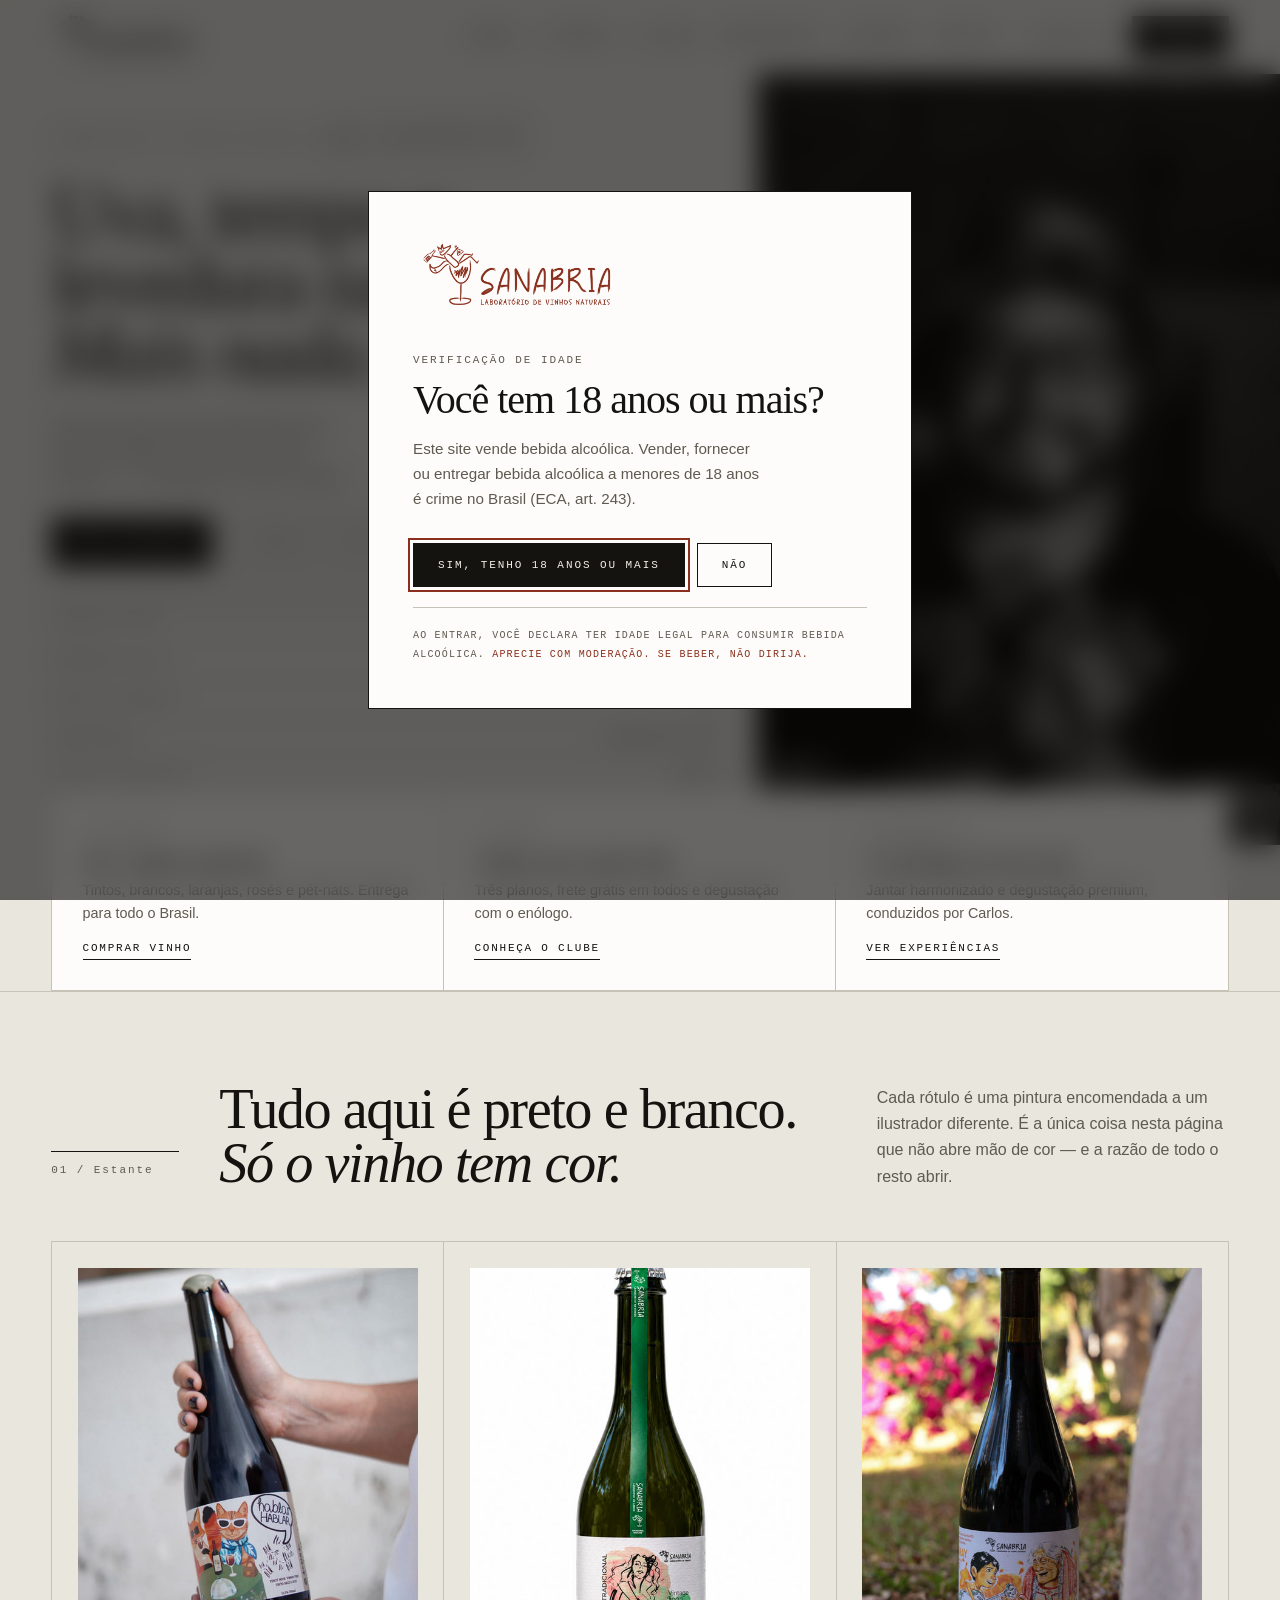
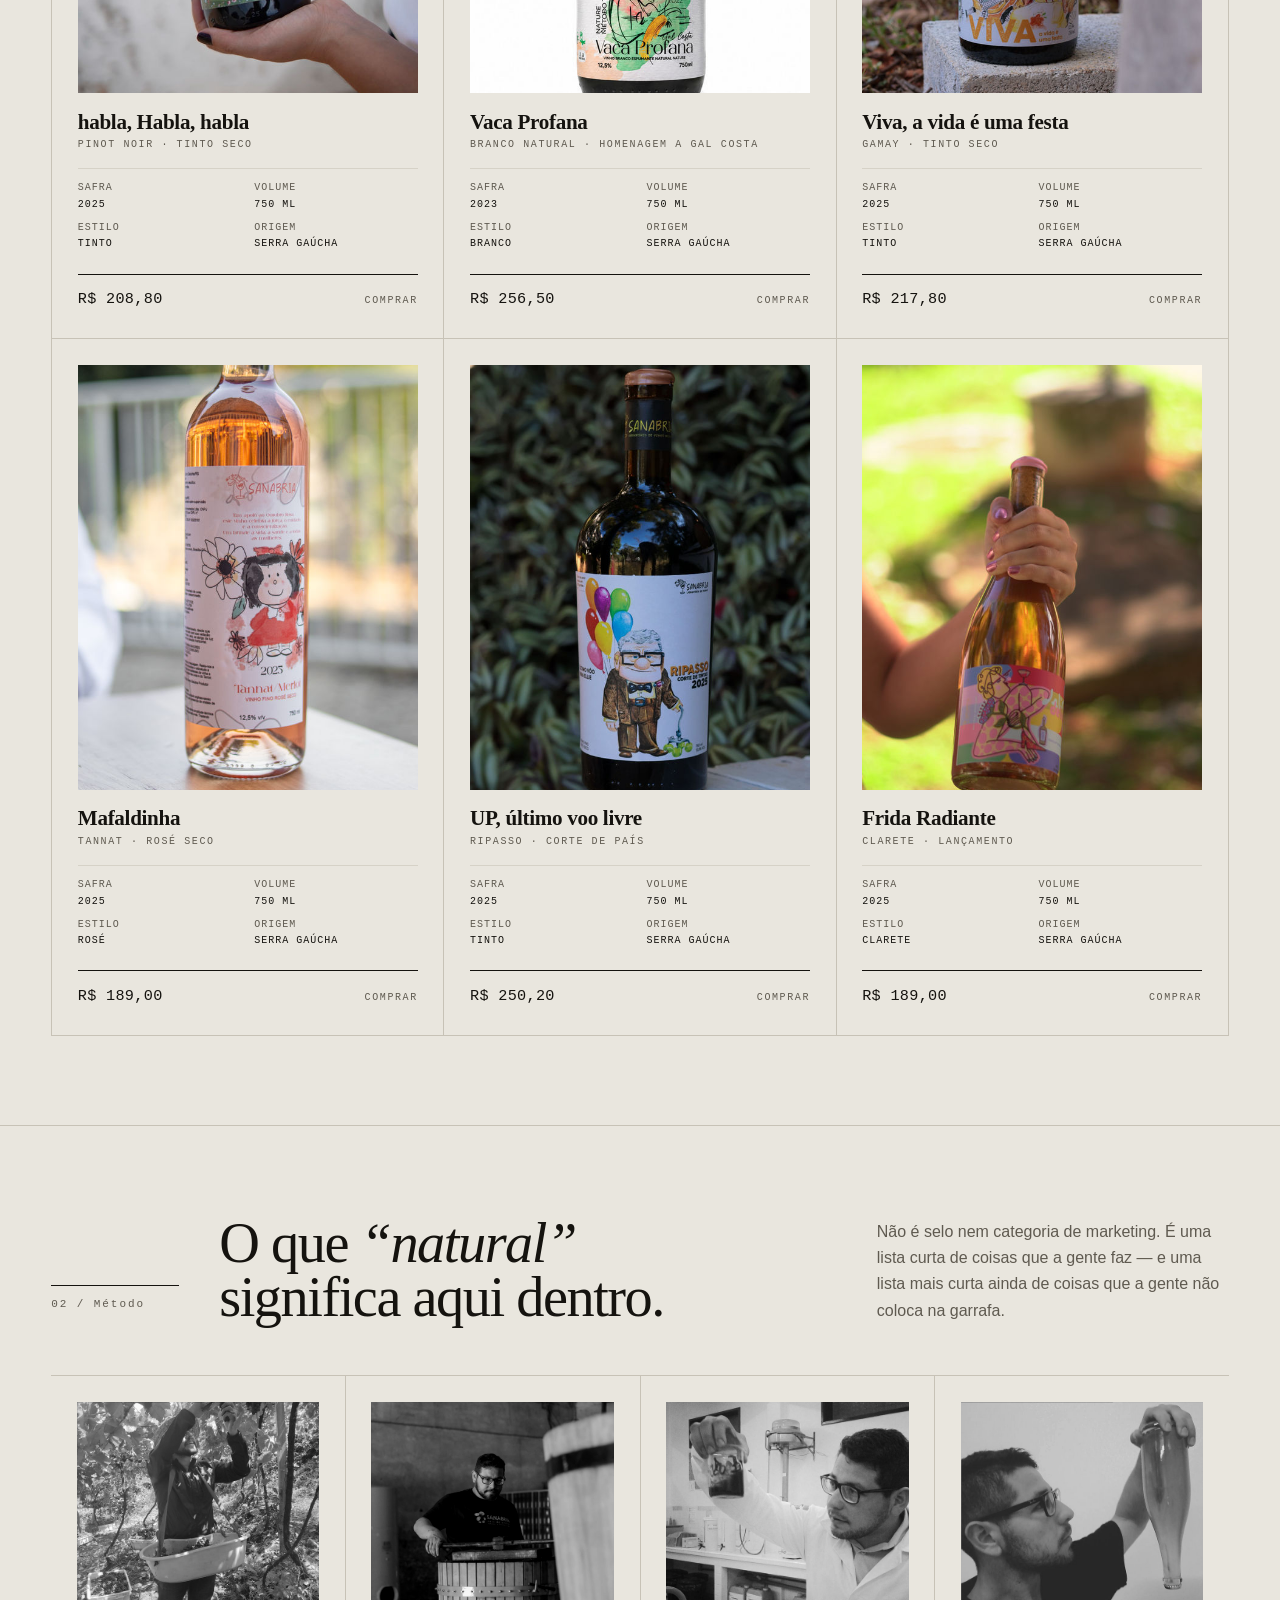
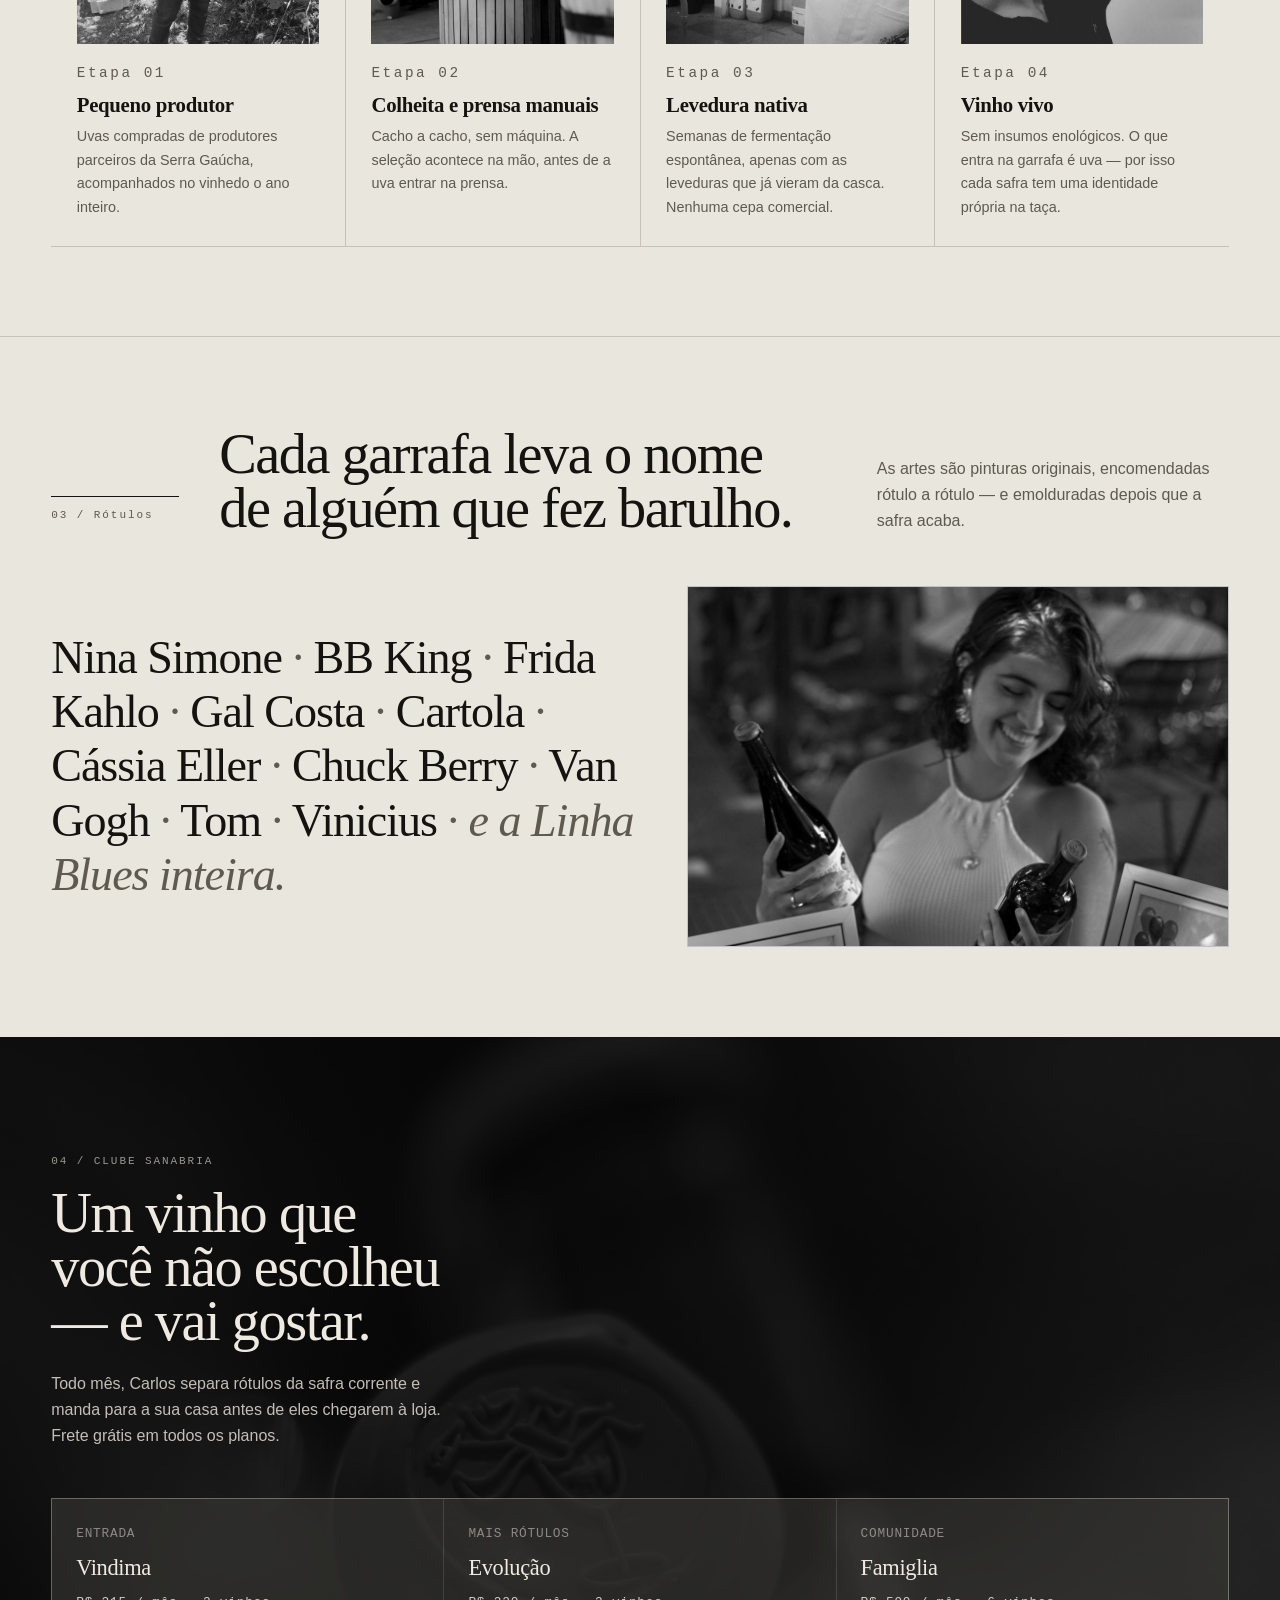
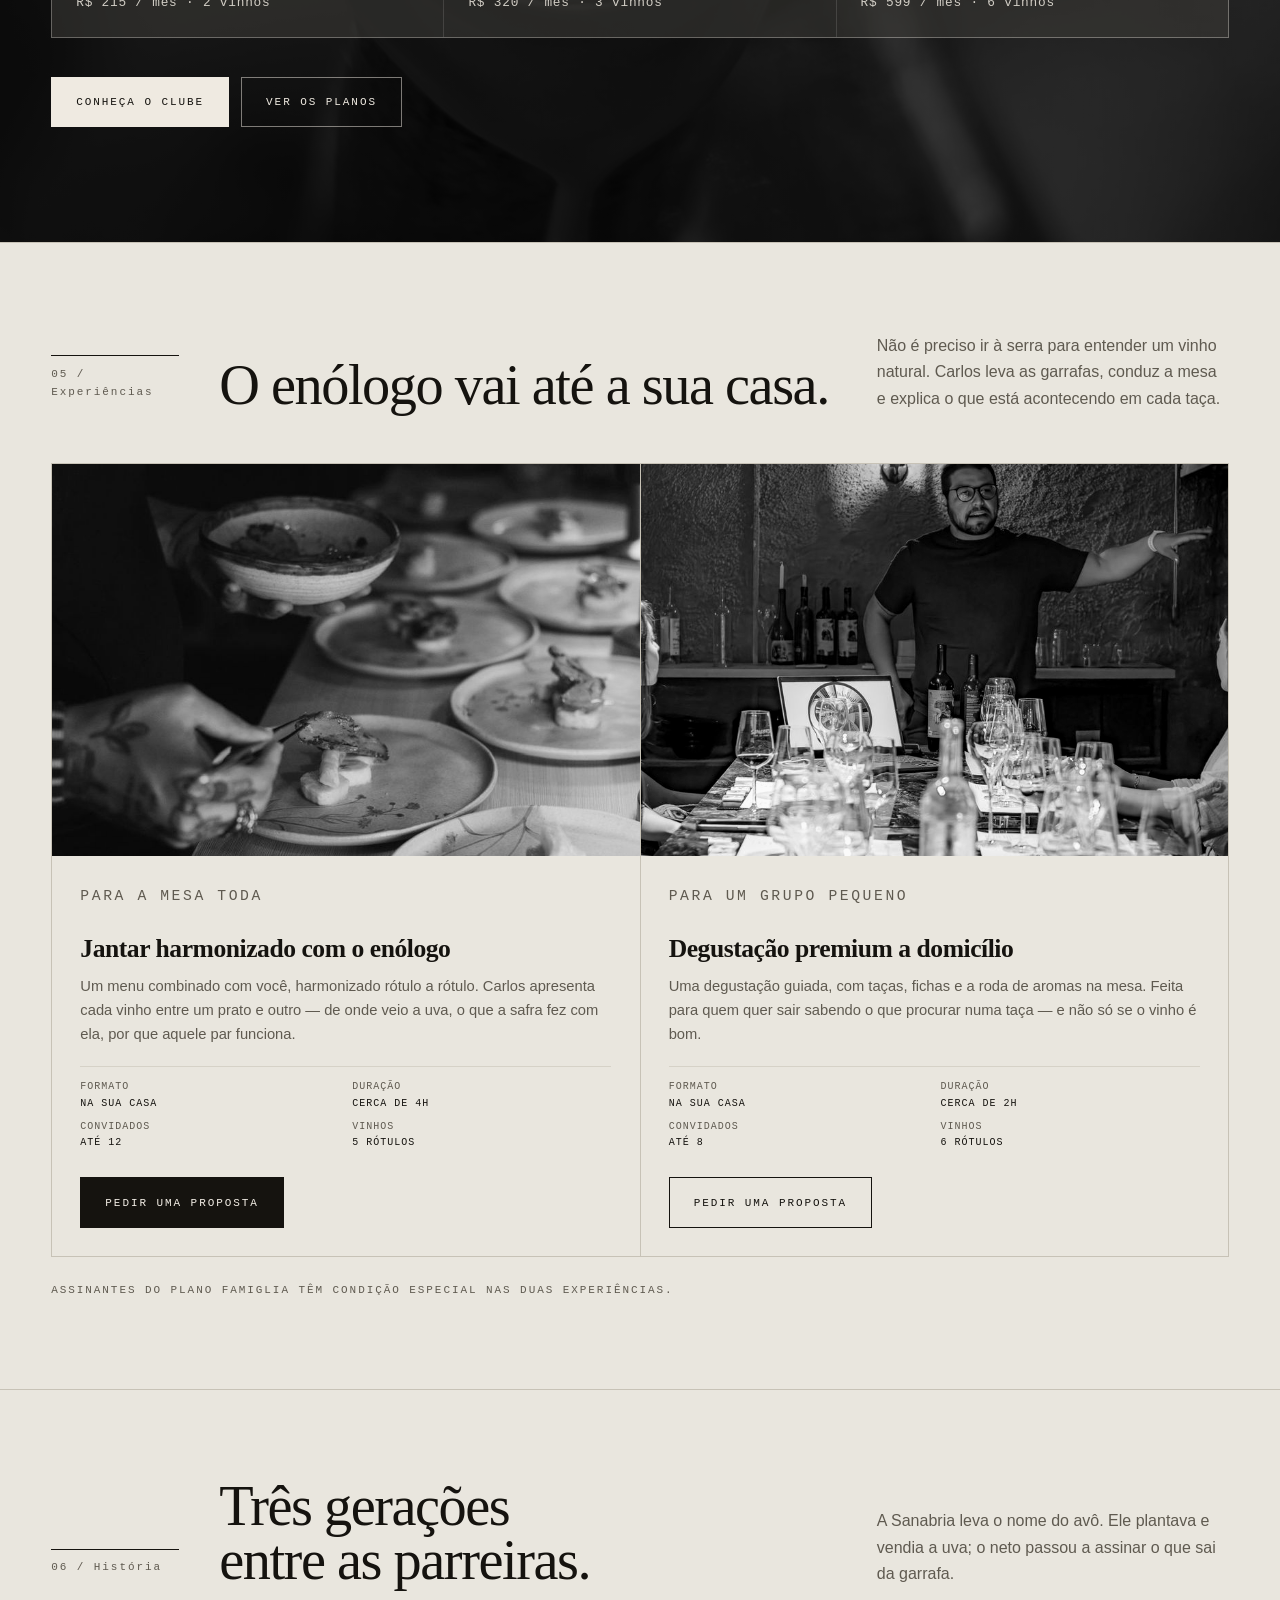
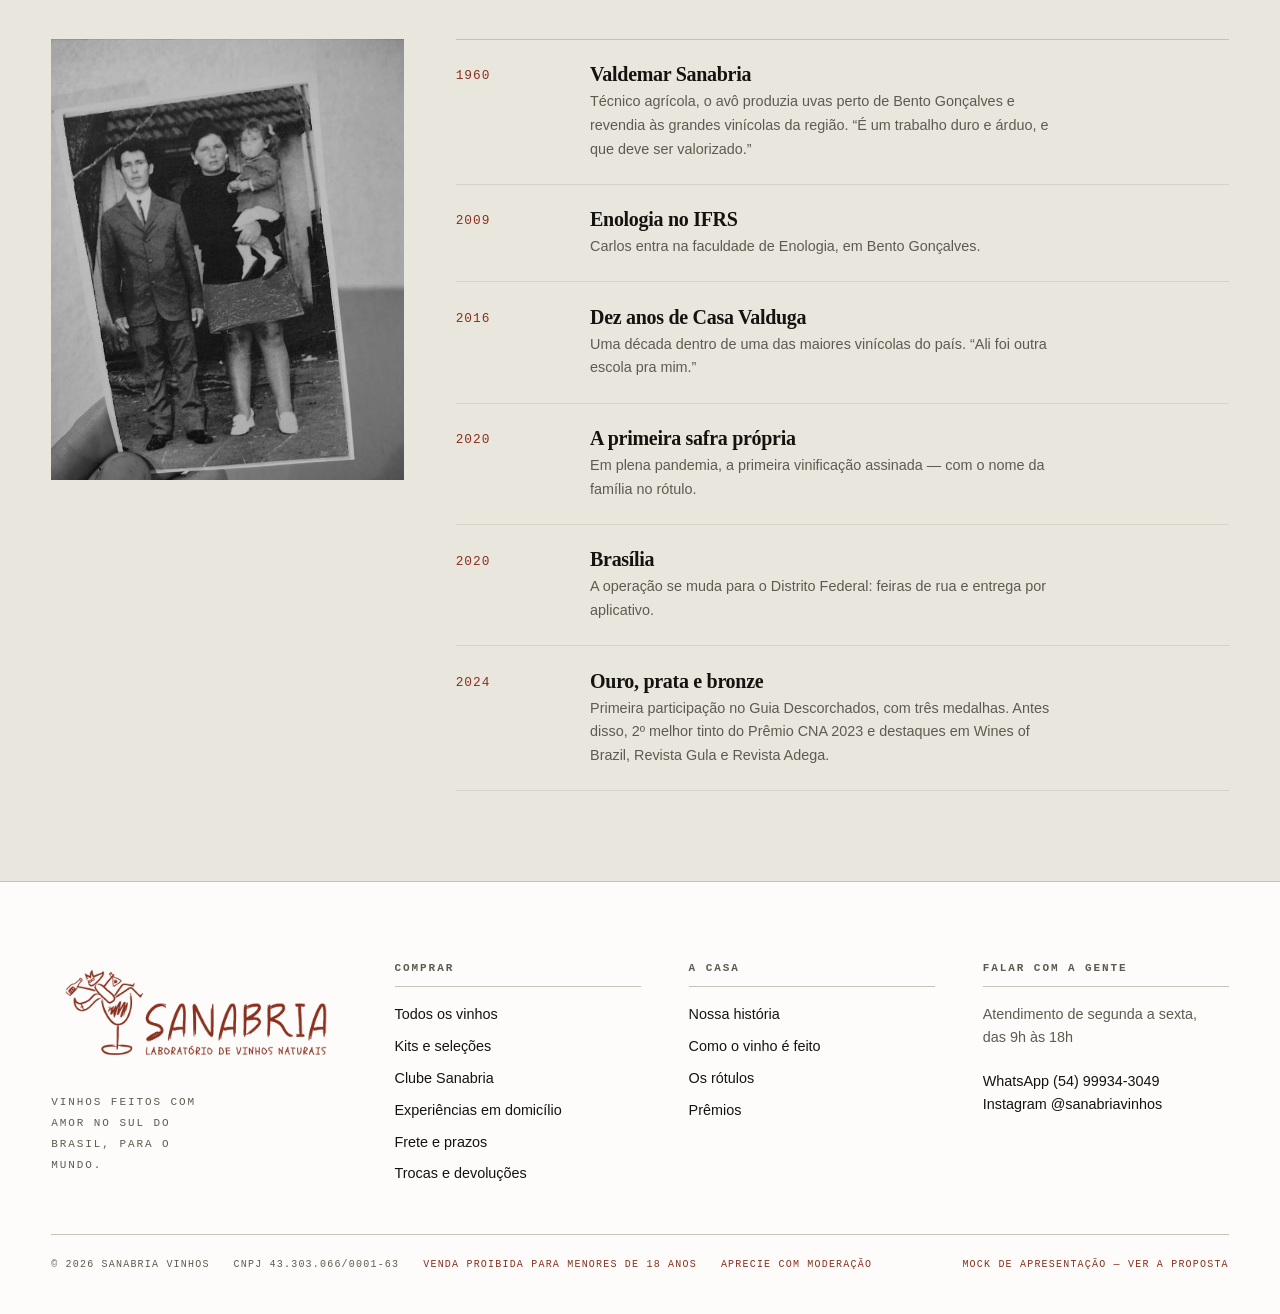
<file: docs/index.html>
<!doctype html>
<html lang="pt-BR">
<head>
<meta charset="utf-8">
<meta name="viewport" content="width=device-width, initial-scale=1">
<title>Sanabria — Laboratório de Vinhos Naturais</title>
<meta name="description" content="Mock da nova home da Sanabria — Laboratório de Vinhos Naturais. Tudo em preto e branco; só os rótulos têm cor.">
<meta name="color-scheme" content="light dark">
<link rel="canonical" href="https://rneumann.me/sanabriavinhos/">
<link rel="icon" href="img/favicon.png" type="image/png">
<link rel="apple-touch-icon" href="img/favicon.png">
<meta property="og:type" content="website">
<meta property="og:title" content="Sanabria — Laboratório de Vinhos Naturais">
<meta property="og:description" content="Mock da nova home da Sanabria — Laboratório de Vinhos Naturais. Tudo em preto e branco; só os rótulos têm cor.">
<meta property="og:image" content="https://rneumann.me/sanabriavinhos/img/og.png">
<meta name="twitter:card" content="summary_large_image">
</head>
<body>
<style>
:root{
  --img-art:url("img/art.jpg");
  --img-b1:url("img/b1.jpg");
  --img-b2:url("img/b2.png");
  --img-b3:url("img/b3.jpg");
  --img-b4:url("img/b4.jpg");
  --img-b5:url("img/b5.jpg");
  --img-b6:url("img/b6.jpg");
  --img-box:url("img/box.jpg");
  --img-dinner:url("img/dinner.jpg");
  --img-family:url("img/family.jpg");
  --img-flask:url("img/flask.jpg");
  --img-harvest:url("img/harvest.jpg");
  --img-hero:url("img/hero.jpg");
  --img-host:url("img/host.jpg");
  --img-lab:url("img/lab.jpg");
  --img-logo:url("img/logo.png");
  --img-press:url("img/press.jpg");
  --img-seal:url("img/seal.jpg");
}
/* ============================================================
   SANABRIA — BASE
   Tese: tudo em preto e branco; a cor só existe onde há rótulo.
   ============================================================ */

:root{
  /* superfícies e tinta — neutros quentes, deslocados para o oliva
     do traço do logotipo; nada de cinza puro */
  --bg:        #E9E6DE;
  --surface:   #FDFCFA;
  --surface-2: #DFDBD1;
  --fg:        #15130F;
  --fg-2:      #5F5A50;
  --rule:      #C7C2B6;
  --rule-soft: #D6D2C7;
  --stamp:     #8A2F1D;   /* segunda tinta. uma só função. */
  --on-stamp:  #F4EFE7;
  --logo-tint: none;

  --serif: "Times New Roman", Times, "Liberation Serif", serif;
  --mono:  ui-monospace, "SF Mono", SFMono-Regular, Menlo, Consolas, "Courier New", monospace;
  --sans:  "Helvetica Neue", Helvetica, Arial, "Liberation Sans", sans-serif;

  --wrap: 1280px;
  --pad: clamp(1.25rem, 4vw, 3.25rem);
  /* altura do cabeçalho fixo, sem a borda. Um número só: o topo do conteúdo,
     o recuo da âncora e o menu de celular saem todos daqui. */
  --hdr-h: 74px;
  --photo: grayscale(1) contrast(1.06) brightness(.98);
  /* distância entre a borda do conteúdo e a borda da janela — para sangrar */
  --bleed: calc((100vw - min(100vw, var(--wrap))) / 2 + var(--pad));
}

@media (prefers-color-scheme: dark){
  :root:not([data-theme="light"]){
    --bg:        #131210;
    --surface:   #1B1917;
    --surface-2: #242119;
    --fg:        #EAE7DF;
    --fg-2:      #9A9488;
    --rule:      #35322B;
    --rule-soft: #2A2722;
    --stamp:     #DE7A5C;
    --on-stamp:  #17140F;
    --photo: grayscale(1) contrast(1.02) brightness(.9);
    --logo-tint: brightness(1.7) saturate(.9);
  }
}
:root[data-theme="dark"]{
  --bg:        #131210;
  --surface:   #1B1917;
  --surface-2: #242119;
  --fg:        #EAE7DF;
  --fg-2:      #9A9488;
  --rule:      #35322B;
  --rule-soft: #2A2722;
  --stamp:     #DE7A5C;
  --on-stamp:  #17140F;
  --photo: grayscale(1) contrast(1.02) brightness(.9);
  --logo-tint: brightness(1.7) saturate(.9);
}

*, *::before, *::after{ box-sizing: border-box; }

html{ scroll-behavior: smooth; }
/* O cabeçalho é fixo: sem esta folga, a âncora esconde o topo da seção.
   Exatamente a altura dele, para que a régua de topo da seção fique embaixo
   da borda do cabeçalho em vez de aparecer como uma segunda linha solta.
   O ar vem do padding da própria seção. */
section[id]{ scroll-margin-top: var(--hdr-h); }

body{
  margin: 0;
  background: var(--bg);
  color: var(--fg);
  font-family: var(--sans);
  font-size: 1rem;
  line-height: 1.65;
  -webkit-font-smoothing: antialiased;
  overflow-x: hidden;
}

/* ---------- primitivas tipográficas ---------- */

.d1, .d2, .d3{
  font-family: var(--serif);
  font-weight: 400;
  text-wrap: balance;
  margin: 0;
}
.d1{ font-size: clamp(3.1rem, 8.2vw, 7.2rem); line-height: .88;  letter-spacing: -.032em; }
.d2{ font-size: clamp(2.1rem, 4.4vw, 3.75rem); line-height: .96; letter-spacing: -.026em; }
.d3{ font-size: clamp(1.45rem, 2.3vw, 2.05rem); line-height: 1.1; letter-spacing: -.016em; }
.d1 em, .d2 em, .d3 em{ font-style: italic; }

.lab{
  font-family: var(--mono);
  font-size: .6875rem;
  letter-spacing: .175em;
  text-transform: uppercase;
  color: var(--fg-2);
  margin: 0;
}
.lede{
  font-size: clamp(1.02rem, 1.25vw, 1.18rem);
  line-height: 1.6;
  color: var(--fg-2);
  max-width: 34ch;
  margin: 0;
}
.copy{ color: var(--fg-2); max-width: 62ch; margin: 0; }
.num{ font-variant-numeric: tabular-nums; }

/* ---------- estrutura ---------- */

.wrap{
  width: 100%;
  max-width: var(--wrap);
  margin-inline: auto;
  padding-inline: var(--pad);
}
.band{ border-top: 1px solid var(--rule); }
.band-pad{ padding-block: clamp(3.5rem, 7vw, 6.5rem); }

/* cabeçalho de seção: número de série + título, como etiqueta de amostra */
.shead{
  display: grid;
  grid-template-columns: minmax(0,1fr);
  gap: 1.5rem;
  align-items: end;
  margin-bottom: clamp(2rem, 4vw, 3.5rem);
}
@media (min-width: 860px){
  .shead{ grid-template-columns: 8rem minmax(0,1fr) minmax(0, 22rem); gap: 2.5rem; }
}
.shead-n{
  font-family: var(--mono);
  font-size: .6875rem;
  letter-spacing: .175em;
  color: var(--fg-2);
  padding-top: .55rem;
  border-top: 1px solid var(--fg);
}

/* ---------- botões ---------- */

.btn{
  --btn-fg: var(--on-stamp);
  --btn-bg: var(--fg);
  display: inline-flex;
  align-items: center;
  gap: .6rem;
  font-family: var(--mono);
  font-size: .6875rem;
  letter-spacing: .175em;
  text-transform: uppercase;
  text-decoration: none;
  color: var(--btn-fg);
  background: var(--btn-bg);
  border: 1px solid var(--fg);
  border-radius: 0;
  padding: .95rem 1.5rem;
  transition: background .18s ease, color .18s ease;
  cursor: pointer;              /* .btn também é usado em <button> */
  -webkit-appearance: none;
  appearance: none;
}
.btn:hover{ --btn-bg: var(--stamp); border-color: var(--stamp); --btn-fg: var(--on-stamp); }
.btn-ghost{ --btn-bg: transparent; --btn-fg: var(--fg); }
.btn-ghost:hover{ --btn-bg: var(--fg); --btn-fg: var(--bg); border-color: var(--fg); }
.btn-sm{ padding: .7rem 1.1rem; }

a:focus-visible, button:focus-visible{
  outline: 2px solid var(--stamp);
  outline-offset: 3px;
}

/* ---------- fotografia ---------- */

/* regra do sistema: toda foto editorial é P&B.
   Cor apenas onde há rótulo — garrafas e artes de rótulo. */
.ph{
  background-color: var(--surface-2);
  background-size: cover;
  background-position: center;
  filter: var(--photo);
}

/* ---------- movimento: um gesto orquestrado, mais nada ---------- */

.rise{ opacity: 0; transform: translateY(14px); transition: opacity .7s ease, transform .7s cubic-bezier(.2,.7,.3,1); }
.rise.is-in{ opacity: 1; transform: none; }

@media (prefers-reduced-motion: reduce){
  *, *::before, *::after{ transition-duration: .01ms !important; animation-duration: .01ms !important; }
  html{ scroll-behavior: auto; }
  .rise{ opacity: 1; transform: none; }
}
/* ============================================================
   CABEÇALHO E RODAPÉ — compartilhados entre as páginas do site
   ============================================================ */

.hdr{
  position: fixed;
  inset: 0 0 auto 0;
  z-index: 90;
  border-bottom: 1px solid transparent;
  transition: background .28s ease, border-color .28s ease;
}
.hdr.is-stuck{
  background: var(--bg);
  border-bottom-color: var(--rule);
}
/* páginas internas já nascem com o cabeçalho sólido */
.hdr.is-solid{ background: var(--bg); border-bottom-color: var(--rule); }

.hdr-in{
  display: flex;
  align-items: center;
  gap: clamp(1rem, 3vw, 2.5rem);
  height: var(--hdr-h);
}
.logo{
  display: block;
  width: 148px;
  height: 56px;
  flex: none;
  background-image: var(--img-logo);
  background-size: contain;
  background-position: left center;
  background-repeat: no-repeat;
  filter: brightness(0) opacity(.92);
}
:root[data-theme="dark"] .logo{ filter: brightness(0) invert(1) opacity(.9); }
@media (prefers-color-scheme: dark){
  :root:not([data-theme="light"]) .logo{ filter: brightness(0) invert(1) opacity(.9); }
}

.nav{
  display: none;
  margin-left: auto;
  gap: clamp(1rem, 2vw, 1.9rem);
}
@media (min-width: 1000px){ .nav{ display: flex; } }
.nav a{
  font-family: var(--mono);
  font-size: .6875rem;
  letter-spacing: .16em;
  text-transform: uppercase;
  text-decoration: none;
  color: var(--fg);
  padding: .35rem 0;
  border-bottom: 1px solid transparent;
  transition: border-color .18s ease, color .18s ease;
  white-space: nowrap;
}
.nav a:hover{ border-bottom-color: var(--fg); }
/* A página atual é marcada só pelo traço. A segunda tinta em texto de
   menu compete com o carimbo do hero e, no tema escuro, o link fica
   laranja no meio de uma fileira branca. */
.nav a[aria-current]{ border-bottom-color: var(--fg); }

.hdr-end{ display: flex; align-items: center; gap: .9rem; margin-left: auto; }
@media (min-width: 1000px){ .hdr-end{ margin-left: 0; } }
.cart{
  font-family: var(--mono);
  font-size: .6875rem;
  letter-spacing: .16em;
  color: var(--fg);
  text-decoration: none;
  white-space: nowrap;
}
.cart:hover{ color: var(--stamp); }
/* em telas estreitas o cabeçalho não comporta tudo, e o que sobrava de fora
   era justamente o botão do menu. A sacola vive no menu. */
@media (max-width: 720px){ .cart{ display: none; } }
@media (max-width: 400px){
  .logo{ width: 118px; }
  .hdr-end .btn-sm{ padding: .7rem .8rem; letter-spacing: .12em; }
}
.burger{
  display: grid;
  place-items: center;
  width: 40px; height: 40px;
  background: none;
  border: 1px solid var(--rule);
  color: var(--fg);
  cursor: pointer;
  padding: 0;
}
@media (min-width: 1000px){ .burger{ display: none; } }

/* três traços que viram um X: o traço do meio gira, o de baixo aparece
   girado no sentido oposto e os outros dois somem */
.burger-i{
  position: relative;
  display: block;
  width: 16px; height: 1px;
  background: currentColor;
  box-shadow: 0 -5px currentColor, 0 5px currentColor;
  transition: box-shadow .12s ease, transform .22s ease;
}
.burger-i::after{
  content: "";
  position: absolute;
  inset: 0;
  background: currentColor;
  opacity: 0;
  transform: rotate(90deg);
  transition: opacity .12s ease;
}
:root.menu-open .burger-i{ box-shadow: none; transform: rotate(45deg); }
:root.menu-open .burger-i::after{ opacity: 1; }

.sr-only{
  position: absolute; width: 1px; height: 1px;
  padding: 0; margin: -1px; overflow: hidden;
  clip-path: inset(50%); white-space: nowrap;
}

/* ---------- menu no celular ---------- */

:root.menu-open{ overflow: hidden; }
:root.menu-open .hdr{ background: var(--bg); border-bottom-color: var(--rule); }

.menu{
  position: fixed;
  inset: var(--hdr-h) 0 0 0;          /* começa abaixo do cabeçalho, que continua visível */
  z-index: 80;                /* atrás do cabeçalho (90), à frente do conteúdo */
  background: var(--bg);
  display: flex;
  flex-direction: column;
  overflow-y: auto;
  padding: 0 var(--pad) calc(var(--pad) + 1rem);
  visibility: hidden;
  opacity: 0;
  transition: opacity .22s ease, visibility .22s ease;
}
:root.menu-open .menu{ visibility: visible; opacity: 1; }
@media (min-width: 1000px){ .menu{ display: none; } }

.menu-nav{ display: flex; flex-direction: column; border-top: 1px solid var(--rule); }
.menu-nav a{
  font-family: var(--serif);
  font-size: clamp(1.9rem, 8vw, 2.6rem);
  line-height: 1.05;
  letter-spacing: -.025em;
  color: var(--fg);
  text-decoration: none;
  padding: clamp(.85rem, 3.2vw, 1.15rem) 0;
  border-bottom: 1px solid var(--rule-soft);
}
.menu-nav a[aria-current]{ color: var(--fg); }

.menu-foot{
  margin-top: auto;
  padding-top: clamp(1.75rem, 6vw, 2.5rem);
  display: flex;
  flex-direction: column;
  align-items: start;
  gap: 1.25rem;
}
.menu-foot .btn{ align-self: stretch; justify-content: center; }
.menu-cart{
  font-family: var(--mono); font-size: .6875rem; letter-spacing: .16em;
  text-transform: uppercase; color: var(--fg); text-decoration: none;
  border-bottom: 1px solid var(--fg); padding-bottom: 2px;
}
.menu-contato{ font-style: normal; line-height: 2; }

@media (prefers-reduced-motion: reduce){
  .menu, .burger-i, .burger-i::after{ transition: none; }
}

/* ---------- rodapé ---------- */

.foot{ background: var(--surface); border-top: 1px solid var(--rule); }
.foot-top{
  display: grid;
  grid-template-columns: minmax(0,1fr);
  gap: clamp(2rem, 4vw, 3rem);
  padding-block: clamp(3rem, 6vw, 5rem) clamp(2rem, 4vw, 3rem);
}
@media (min-width: 880px){ .foot-top{ grid-template-columns: minmax(0, 1.2fr) repeat(3, minmax(0,1fr)); } }
/* a única aparição em escala do logotipo — e o único uso amplo da tinta vinho */
.foot-logo{
  width: min(340px, 100%);
  aspect-ratio: 760 / 285;
  background-image: var(--img-logo);
  background-size: contain;
  background-repeat: no-repeat;
  background-position: left top;
  filter: var(--logo-tint);
}
.foot h3{
  font-family: var(--mono); font-size: .6875rem; letter-spacing: .175em;
  text-transform: uppercase; color: var(--fg-2); margin: 0 0 1rem;
  padding-bottom: .6rem; border-bottom: 1px solid var(--rule);
}
.foot ul{ list-style: none; margin: 0; padding: 0; display: grid; gap: .5rem; font-size: .9rem; }
.foot a{ color: var(--fg); text-decoration: none; }
.foot a:hover{ color: var(--stamp); text-decoration: underline; text-underline-offset: 3px; }
.foot address{ font-style: normal; font-size: .9rem; color: var(--fg-2); line-height: 1.55; }
.foot-legal{
  border-top: 1px solid var(--rule);
  padding-block: 1.4rem 2.5rem;
  display: flex;
  flex-wrap: wrap;
  gap: .6rem 1.5rem;
  align-items: baseline;
  font-family: var(--mono);
  font-size: .625rem;
  letter-spacing: .12em;
  text-transform: uppercase;
  color: var(--fg-2);
}
.foot-legal .warn{ color: var(--stamp); }
/* ============================================================
   PORTÃO DE IDADE
   Exigência legal: a venda de bebida alcoólica a menores de 18
   anos é crime no Brasil. O portão bloqueia a página inteira até
   a confirmação — sem confirmação, não há acesso.
   ============================================================ */

/* trava a rolagem enquanto o portão está aberto */
:root:not(.gate-ok){ overflow: hidden; }

.gate{
  position: fixed;
  inset: 0;
  z-index: 200;
  display: flex;
  align-items: center;
  justify-content: center;
  overflow-y: auto;
  padding: clamp(1rem, 5vw, 3rem);
  background: rgba(12, 11, 9, .62);
  /* até o desfoque é monocromático — a regra do sistema vale aqui também */
  backdrop-filter: blur(14px) grayscale(1);
  -webkit-backdrop-filter: blur(14px) grayscale(1);
}
:root.gate-ok .gate{ display: none; }

.gate.is-leaving{ opacity: 0; transition: opacity .3s ease; }

.gate-card{
  margin: auto;                 /* centraliza sem cortar o topo em telas baixas */
  width: min(34rem, 100%);
  background: var(--surface);
  border: 1px solid var(--fg);
  padding: clamp(1.6rem, 4vw, 2.75rem);
}

.gate-logo{
  width: min(210px, 62%);
  aspect-ratio: 760 / 285;
  background-image: var(--img-logo);
  background-size: contain;
  background-repeat: no-repeat;
  background-position: left center;
  filter: var(--logo-tint);
  margin-bottom: clamp(1.5rem, 3vw, 2.25rem);
}

.gate-h{
  font-family: var(--serif);
  font-weight: 400;
  font-size: clamp(1.75rem, 4vw, 2.5rem);
  line-height: 1.02;
  letter-spacing: -.025em;
  text-wrap: balance;
  margin: .7rem 0 .9rem;
}
.gate-p{ margin: 0; color: var(--fg-2); font-size: .95rem; max-width: 42ch; }

.gate-actions{
  display: flex;
  flex-wrap: wrap;
  gap: .75rem;
  margin: clamp(1.5rem, 3vw, 2rem) 0 1.25rem;
}
.gate-actions .btn{ justify-content: center; }

.gate-fine{
  margin: 0;
  padding-top: 1.1rem;
  border-top: 1px solid var(--rule);
  font-family: var(--mono);
  font-size: .625rem;
  letter-spacing: .12em;
  text-transform: uppercase;
  line-height: 1.9;
  color: var(--fg-2);
}
.gate-fine b{ color: var(--stamp); font-weight: 400; }

@media (prefers-reduced-motion: reduce){
  .gate.is-leaving{ transition: none; }
}

/* ============================================================
   HOME
   ============================================================ */

.hero{ padding-top: var(--hdr-h); }
.hero-grid{ display: grid; grid-template-columns: minmax(0,1fr); }
@media (min-width: 940px){
  .hero-grid{ grid-template-columns: minmax(0, 1fr) minmax(0, 40%); align-items: stretch; }
}
.hero-left{
  padding-block: clamp(2rem, 4vw, 3.5rem) clamp(2rem, 4vw, 3rem);
  padding-right: clamp(0rem, 3vw, 3rem);
  display: flex;
  flex-direction: column;
  gap: clamp(1.2rem, 2vw, 1.6rem);
  align-items: start;
}

/* A foto do hero é esticada pela coluna de texto ao lado — e essa coluna
   carrega manchete, texto, botões e a ficha da casa. Na escala cheia de
   .d1 o hero passava de uma dobra e meia, a foto ficava enorme e as três
   portas nasciam fora da tela. */
.hero-left .d1{ font-size: clamp(2.8rem, 6.2vw, 5.6rem); }
.hero-eyebrow{ display: flex; flex-wrap: wrap; align-items: center; gap: .55rem 1rem; }
.stamp{
  display: inline-block;
  font-family: var(--mono);
  font-size: .625rem;
  letter-spacing: .16em;
  text-transform: uppercase;
  color: var(--stamp);
  border: 1px solid currentColor;
  padding: .28rem .5rem;
  transform: rotate(-1.4deg);
}
.hero-cta{ display: flex; flex-wrap: wrap; gap: .75rem; }

.hero-photo{
  position: relative;
  min-height: 58vw;
  background-image: var(--img-hero);
}
@media (min-width: 940px){
  .hero-photo{ min-height: 0; margin-right: calc(-1 * var(--bleed)); }
}

/* ficha da casa — o registro do laboratório */
.ficha{ width: 100%; border-top: 1px solid var(--fg); margin-top: .5rem; }
.ficha dl{
  display: grid;
  grid-template-columns: 1fr auto;
  gap: 0;
  margin: 0;
  font-family: var(--mono);
  font-size: .6875rem;
  letter-spacing: .1em;
  text-transform: uppercase;
}
.ficha dt, .ficha dd{ margin: 0; padding: .62rem 0; border-bottom: 1px solid var(--rule-soft); }
.ficha dt{ color: var(--fg-2); }
.ficha dd{ text-align: right; color: var(--fg); font-variant-numeric: tabular-nums; }
.ficha .hi{ color: var(--stamp); }

/* ---------- três portas ---------- */

.doors{ position: relative; z-index: 5; }
@media (min-width: 940px){ .doors{ margin-top: -3.5rem; } }
.doors-in{
  background: var(--surface);
  border: 1px solid var(--rule);
  display: grid;
  grid-template-columns: minmax(0,1fr);
}
@media (min-width: 760px){ .doors-in{ grid-template-columns: repeat(3, minmax(0,1fr)); } }
.door{
  display: block;
  text-decoration: none;
  color: inherit;
  padding: clamp(1.4rem, 2.4vw, 1.9rem);
  border-bottom: 1px solid var(--rule);
  transition: background .18s ease;
}
.door:last-child{ border-bottom: 0; }
@media (min-width: 760px){
  .door{ border-bottom: 0; border-right: 1px solid var(--rule); }
  .door:last-child{ border-right: 0; }
}
.door:hover{ background: var(--bg); }
.door-t{ font-family: var(--serif); font-size: 1.5rem; line-height: 1.1; letter-spacing: -.015em; margin: .5rem 0 .35rem; }
.door-d{ font-size: .9rem; color: var(--fg-2); margin: 0; }
.door-go{
  display: inline-block;
  margin-top: .8rem;
  font-family: var(--mono);
  font-size: .6875rem;
  letter-spacing: .16em;
  text-transform: uppercase;
  border-bottom: 1px solid var(--fg);
  padding-bottom: 2px;
}

/* ---------- 01 · a estante: o momento de cor ---------- */

.shelf{
  display: grid;
  grid-template-columns: minmax(0,1fr);
  gap: 1px;
  background: var(--rule);
  border: 1px solid var(--rule);
}
@media (min-width: 560px){ .shelf{ grid-template-columns: repeat(2, minmax(0,1fr)); } }
@media (min-width: 880px){ .shelf{ grid-template-columns: repeat(3, minmax(0,1fr)); } }

.bot{
  background: var(--bg);
  padding: clamp(1rem, 2vw, 1.6rem);
  display: flex;
  flex-direction: column;
  text-decoration: none;
  color: inherit;
  transition: background .2s ease;
}
.bot:hover{ background: var(--surface); }

.bot-img{
  aspect-ratio: 4 / 5;
  background-size: cover;
  background-position: center;
  background-color: var(--surface-2);
  /* estado inicial: monocromático, como o resto da página */
  filter: grayscale(1) contrast(1.04);
  transition: filter .9s cubic-bezier(.2,.7,.3,1);
  transition-delay: calc(var(--i, 0) * 110ms);
}
/* a revelação: quando a estante entra em cena, só as garrafas ganham cor */
.reveal-color.is-live .bot-img{ filter: grayscale(0) contrast(1); }
@media (prefers-reduced-motion: reduce){ .bot-img{ filter: grayscale(0) contrast(1); } }

.bot-name{ font-family: var(--serif); font-size: 1.32rem; line-height: 1.12; letter-spacing: -.015em; margin: 1.1rem 0 .2rem; }
.bot-sub{
  font-family: var(--mono); font-size: .625rem; letter-spacing: .16em;
  text-transform: uppercase; color: var(--fg-2); margin: 0 0 .9rem;
}
.bot-spec{
  display: grid;
  grid-template-columns: repeat(2, minmax(0,1fr));
  gap: .1rem .8rem;
  margin: 0 0 1rem;
  padding-top: .7rem;
  border-top: 1px solid var(--rule-soft);
  font-family: var(--mono);
  font-size: .625rem;
  letter-spacing: .1em;
  text-transform: uppercase;
}
.bot-spec dt{ color: var(--fg-2); margin: 0; }
.bot-spec dd{ margin: 0 0 .3rem; font-variant-numeric: tabular-nums; }
.bot-foot{
  margin-top: auto;
  display: flex;
  align-items: baseline;
  justify-content: space-between;
  gap: 1rem;
  padding-top: .8rem;
  border-top: 1px solid var(--fg);
}
.bot-price{
  font-family: var(--mono); font-size: .95rem; letter-spacing: .02em;
  font-variant-numeric: tabular-nums; white-space: nowrap;
}
.bot-buy{ font-family: var(--mono); font-size: .625rem; letter-spacing: .16em; text-transform: uppercase; color: var(--fg-2); }
.bot:hover .bot-buy{ color: var(--stamp); }

/* ---------- 02 · o método ---------- */

.steps{
  display: grid;
  grid-template-columns: minmax(0,1fr);
  gap: 1px;
  background: var(--rule);
  border-block: 1px solid var(--rule);
}
@media (min-width: 620px){ .steps{ grid-template-columns: repeat(2, minmax(0,1fr)); } }
@media (min-width: 1080px){ .steps{ grid-template-columns: repeat(4, minmax(0,1fr)); } }
.step{ background: var(--bg); padding: clamp(1.2rem, 2vw, 1.7rem); }
.step-img{ aspect-ratio: 1; background-size: cover; background-position: center; margin-bottom: 1.1rem; }
.step-n{ font-family: var(--mono); font-size: .6875rem; letter-spacing: .175em; color: var(--stamp); }
.step-t{ font-family: var(--serif); font-size: 1.3rem; line-height: 1.15; letter-spacing: -.015em; margin: .45rem 0 .5rem; }
.step p{ font-size: .9rem; color: var(--fg-2); margin: 0; }

/* ---------- 03 · os rótulos ---------- */

.labels-grid{ display: grid; grid-template-columns: minmax(0,1fr); gap: clamp(2rem, 4vw, 3.5rem); align-items: center; }
@media (min-width: 900px){ .labels-grid{ grid-template-columns: minmax(0, 1fr) minmax(0, 46%); } }
.names{
  font-family: var(--serif);
  font-size: clamp(1.7rem, 3.6vw, 3rem);
  line-height: 1.18;
  letter-spacing: -.022em;
  margin: 0;
  color: var(--fg-2);
}
.names b{ font-weight: 400; color: var(--fg); }
.names i{ font-style: italic; }
/* Em P&B, apesar de mostrar rótulo: a exceção cromática é a arte do
   rótulo, não a fotografia que a contém — e aqui quem domina o quadro é
   uma pessoa. A cor dos rótulos aparece na estante, onde a garrafa é o
   assunto inteiro. */
.art{
  aspect-ratio: 3 / 2;
  background-image: var(--img-art);
  border: 1px solid var(--rule);
}

/* ---------- 04 · o clube: faixa sangrada ---------- */

.club{ position: relative; color: #EFEAE1; }
.club-bg{
  position: absolute;
  inset: 0;
  background-image: var(--img-seal);
  background-size: cover;
  background-position: center 45%;
  filter: grayscale(1) contrast(1.08) brightness(.4);
}
.club-bg::after{
  content: "";
  position: absolute;
  inset: 0;
  background: linear-gradient(90deg, rgba(10,9,8,.78) 0%, rgba(10,9,8,.58) 55%, rgba(10,9,8,.34) 100%);
}
.club-in{ position: relative; padding-block: clamp(4rem, 9vw, 8rem); }
.club .lab{ color: rgba(239,234,225,.62); }
.club .d2{ max-width: 18ch; }
.club-lede{ color: rgba(239,234,225,.8); margin: 1.4rem 0 0; max-width: 46ch; }

.club-plans{
  display: grid;
  grid-template-columns: minmax(0,1fr);
  gap: 1px;
  background: rgba(239,234,225,.22);
  border: 1px solid rgba(239,234,225,.22);
  margin-top: clamp(2rem, 4vw, 3rem);
}
@media (min-width: 720px){ .club-plans{ grid-template-columns: repeat(3, minmax(0,1fr)); } }
.club-plan{ padding: clamp(1.1rem, 2vw, 1.5rem); background: rgba(10,9,8,.45); }
.club-plan .lab{ color: rgba(239,234,225,.5); }
.club-plan h3{ font-family: var(--serif); font-weight: 400; font-size: 1.4rem; letter-spacing: -.015em; margin: .4rem 0 .3rem; }
.club-plan p{ margin: 0; font-family: var(--mono); font-size: .8rem; letter-spacing: .06em; font-variant-numeric: tabular-nums; color: rgba(239,234,225,.85); }
.club-cta{ display: flex; flex-wrap: wrap; gap: .75rem; margin-top: clamp(1.8rem, 3vw, 2.4rem); }
.club .btn{ --btn-bg: #EFEAE1; --btn-fg: #15130F; border-color: #EFEAE1; }
.club .btn:hover{ --btn-bg: var(--stamp); --btn-fg: #F4EFE7; border-color: var(--stamp); }
.club .btn-ghost{ --btn-bg: transparent; --btn-fg: #EFEAE1; border-color: rgba(239,234,225,.5); }
.club .btn-ghost:hover{ --btn-bg: #EFEAE1; --btn-fg: #15130F; border-color: #EFEAE1; }

/* ---------- 05 · experiências em domicílio ---------- */

.xp{ display: grid; grid-template-columns: minmax(0,1fr); gap: 1px; background: var(--rule); border: 1px solid var(--rule); }
@media (min-width: 760px){ .xp{ grid-template-columns: repeat(2, minmax(0,1fr)); } }
.xp-card{ background: var(--bg); display: flex; flex-direction: column; }
.xp-img{ aspect-ratio: 3 / 2; background-size: cover; }
.xp-body{ padding: clamp(1.2rem, 2.2vw, 1.8rem); display: flex; flex-direction: column; flex: 1; }
.xp-t{ font-family: var(--serif); font-size: clamp(1.4rem, 2vw, 1.75rem); line-height: 1.12; letter-spacing: -.018em; margin: .5rem 0 .6rem; }
.xp-body p{ font-size: .92rem; color: var(--fg-2); margin: 0 0 1.2rem; }
.xp-meta{
  margin: 0 0 1.3rem; padding-top: .8rem; border-top: 1px solid var(--rule-soft);
  display: grid; grid-template-columns: repeat(2, minmax(0,1fr)); gap: .1rem .8rem;
  font-family: var(--mono); font-size: .625rem; letter-spacing: .1em; text-transform: uppercase;
}
.xp-meta dt{ color: var(--fg-2); margin: 0; }
.xp-meta dd{ margin: 0 0 .3rem; }
.xp-card .btn{ margin-top: auto; align-self: start; }

/* ---------- 06 · linha do tempo ---------- */

.tl-grid{ display: grid; grid-template-columns: minmax(0,1fr); gap: clamp(2rem, 4vw, 3.5rem); }
@media (min-width: 900px){ .tl-grid{ grid-template-columns: minmax(0, 30%) minmax(0,1fr); } }
.tl-photo{
  aspect-ratio: 4 / 5;
  background-image: var(--img-family);
  background-size: cover;
  background-position: center;
  filter: var(--photo);
  align-self: start;
}
.tl{ margin: 0; border-top: 1px solid var(--rule); }
.tl-row{
  display: grid;
  grid-template-columns: 4.5rem minmax(0,1fr);
  gap: clamp(1rem, 3vw, 2.5rem);
  padding: clamp(1rem, 2vw, 1.4rem) 0;
  border-bottom: 1px solid var(--rule-soft);
}
@media (min-width: 640px){ .tl-row{ grid-template-columns: 6rem minmax(0,1fr); } }
.tl-y{
  font-family: var(--mono); font-size: .8rem; letter-spacing: .08em;
  color: var(--stamp); font-variant-numeric: tabular-nums; padding-top: .2rem;
}
.tl-t{ font-family: var(--serif); font-size: 1.25rem; line-height: 1.2; letter-spacing: -.015em; margin: 0 0 .25rem; }
.tl-row p{ margin: 0; font-size: .9rem; color: var(--fg-2); max-width: 58ch; }
</style>

<script>
/* Troca de tema por URL: ?tema=claro | ?tema=escuro | ?tema=sistema
   Existe para apresentar as duas versões sem mexer na preferência da máquina.
   Roda durante o parse, antes da primeira pintura, então a página já nasce
   no tema certo — sem piscar do claro para o escuro.
   Fica na sessão do navegador, então vale ao navegar entre as páginas. */
(function () {
  var CHAVE = 'sanabria:tema';
  try {
    var m = /[?&]tema=([a-z]+)/i.exec(location.search);
    var escolha = null;

    if (m) {
      var v = m[1].toLowerCase();
      if (v === 'claro' || v === 'light')       escolha = 'light';
      else if (v === 'escuro' || v === 'dark')  escolha = 'dark';
      else                                      escolha = 'sistema';
      if (escolha === 'sistema') sessionStorage.removeItem(CHAVE);
      else sessionStorage.setItem(CHAVE, escolha);
    } else {
      escolha = sessionStorage.getItem(CHAVE);
    }

    if (escolha === 'light' || escolha === 'dark') {
      document.documentElement.setAttribute('data-theme', escolha);
    }
  } catch (e) { /* sessionStorage bloqueado: segue o tema do sistema */ }
})();
</script>

<script>
/* Roda durante o parse, antes de a página ser desenhada: quem já confirmou
   não chega a ver o portão piscar. Sem JS, o portão fica — e sem confirmação
   não há acesso, que é o comportamento correto para uma trava legal. */
(function () {
  try {
    var CHAVE = 'sanabria:idade', TRINTA_DIAS = 30 * 24 * 60 * 60 * 1000;
    var marca = Number(localStorage.getItem(CHAVE));
    var vale = marca && (Date.now() - marca) < TRINTA_DIAS;
    /* ?idade na URL reabre o portão — serve para demonstrar sem limpar o navegador */
    if (vale && !/[?&]idade\b/.test(location.search)) {
      document.documentElement.classList.add('gate-ok');
    }
  } catch (e) { /* localStorage bloqueado: mostra o portão */ }
})();
</script>

<div class="gate" id="gate" role="dialog" aria-modal="true" aria-labelledby="gate-titulo">
  <div class="gate-card">
    <div class="gate-logo" role="img" aria-label="Sanabria — Laboratório de Vinhos Naturais"></div>

    <div data-painel="pergunta">
      <p class="lab">Verificação de idade</p>
      <h2 class="gate-h" id="gate-titulo">Você tem 18 anos ou&nbsp;mais?</h2>
      <p class="gate-p">Este site vende bebida alcoólica. Vender, fornecer ou entregar bebida alcoólica a menores de 18 anos é crime no Brasil (ECA, art.&nbsp;243).</p>

      <div class="gate-actions">
        <button class="btn" type="button" id="gate-sim">Sim, tenho 18 anos ou mais</button>
        <button class="btn btn-ghost" type="button" id="gate-nao">Não</button>
      </div>

      <p class="gate-fine">
        Ao entrar, você declara ter idade legal para consumir bebida alcoólica.
        <b>Aprecie com moderação.</b> <b>Se beber, não dirija.</b>
      </p>
    </div>

    <div data-painel="negado" hidden>
      <p class="lab">Acesso não permitido</p>
      <h2 class="gate-h">Volte quando completar&nbsp;18.</h2>
      <p class="gate-p">Não podemos mostrar nosso catálogo para menores de 18 anos. Obrigado pela compreensão — a gente fica te esperando.</p>

      <div class="gate-actions">
        <button class="btn btn-ghost" type="button" id="gate-voltar">Voltar</button>
      </div>

      <p class="gate-fine">Sanabria · Laboratório de Vinhos Naturais</p>
    </div>
  </div>
</div>

<script>
(function () {
  var raiz = document.documentElement;
  var portao = document.getElementById('gate');
  if (!portao) return;

  /* já confirmado: tira o portão do DOM para não deixar foco preso atrás dele */
  if (raiz.classList.contains('gate-ok')) { portao.remove(); return; }

  var pergunta = portao.querySelector('[data-painel="pergunta"]');
  var negado   = portao.querySelector('[data-painel="negado"]');
  var semAnima = window.matchMedia('(prefers-reduced-motion: reduce)').matches;

  function focaveis() {
    return [].slice.call(portao.querySelectorAll('button:not([hidden])'))
             .filter(function (b) { return b.offsetParent !== null; });
  }

  function entrar() {
    try { localStorage.setItem('sanabria:idade', String(Date.now())); } catch (e) {}
    raiz.classList.add('gate-ok');
    /* limpa o ?idade da barra de endereço para não reabrir a cada recarga */
    if (/[?&]idade\b/.test(location.search) && history.replaceState) {
      history.replaceState(null, '', location.pathname + location.hash);
    }
    if (semAnima) { portao.remove(); return; }
    portao.classList.add('is-leaving');
    setTimeout(function () { portao.remove(); }, 320);
  }

  function mostra(painel) {
    pergunta.hidden = painel !== 'pergunta';
    negado.hidden   = painel !== 'negado';
    var alvo = focaveis()[0];
    if (alvo) alvo.focus();
  }

  document.getElementById('gate-sim').addEventListener('click', entrar);
  document.getElementById('gate-nao').addEventListener('click', function () { mostra('negado'); });
  document.getElementById('gate-voltar').addEventListener('click', function () { mostra('pergunta'); });

  /* prende o Tab dentro do diálogo: nada atrás dele deve ser alcançável */
  portao.addEventListener('keydown', function (e) {
    if (e.key !== 'Tab') return;
    var itens = focaveis();
    if (!itens.length) return;
    var primeiro = itens[0], ultimo = itens[itens.length - 1];
    if (e.shiftKey && document.activeElement === primeiro) { e.preventDefault(); ultimo.focus(); }
    else if (!e.shiftKey && document.activeElement === ultimo) { e.preventDefault(); primeiro.focus(); }
  });

  /* Esc não fecha: é uma trava legal, não um aviso de cookies */
  document.getElementById('gate-sim').focus();
})();
</script>

<header class="hdr" id="hdr">
  <div class="wrap hdr-in">
    <a href="./" aria-label="Sanabria — página inicial"><span class="logo"></span></a>
    <nav class="nav" aria-label="Principal">
      <a href="#estante"      data-nav="vinhos">Vinhos</a>
      <a href="#metodo"       data-nav="metodo">O método</a>
      <a href="#clube"         data-nav="clube">O clube</a>
      <a href="#experiencias" data-nav="experiencias">Experiências</a>
      <a href="#historia"     data-nav="historia">História</a>
      <a href="#rodape"       data-nav="contato">Contato</a>
    </nav>
    <div class="hdr-end">
      <a class="cart" href="#estante">Sacola&nbsp;(0)</a>
      <a class="btn btn-sm" href="clube.html#planos">Assinar</a>
      <button class="burger" type="button" id="burger" aria-expanded="false" aria-controls="menu">
        <span class="burger-i" aria-hidden="true"></span>
        <span class="sr-only">Abrir menu</span>
      </button>
    </div>
  </div>
</header>

<div class="menu" id="menu">
  <nav class="menu-nav" aria-label="Menu">
    <a href="#estante"      data-nav="vinhos">Vinhos</a>
    <a href="#metodo"       data-nav="metodo">O método</a>
    <a href="#clube"         data-nav="clube">O clube</a>
    <a href="#experiencias" data-nav="experiencias">Experiências</a>
    <a href="#historia"     data-nav="historia">História</a>
    <a href="#rodape"       data-nav="contato">Contato</a>
  </nav>

  <div class="menu-foot">
    <a class="btn" href="clube.html#planos">Assinar o clube</a>
    <a class="menu-cart" href="#estante">Sacola (0)</a>
    <address class="lab menu-contato">
      WhatsApp (54) 99934-3049<br>
      Instagram @sanabriavinhos
    </address>
  </div>
</div>

<main>

  <!-- ===================== HERO ===================== -->
  <section class="hero">
    <div class="wrap hero-grid">
      <div class="hero-left">
        <div class="hero-eyebrow">
          <p class="lab">Laboratório de vinhos naturais</p>
          <span class="stamp">Ouro · Descorchados 2024</span>
        </div>

        <h1 class="d1">Uva, tempo e levedura&nbsp;nativa.<br><em>Mais nada.</em></h1>

        <p class="lede">Vinhos de baixa intervenção feitos por Carlos Sanabria com uvas da Serra Gaúcha — e entregues em todo o Brasil.</p>

        <div class="hero-cta">
          <a class="btn" href="#estante">Ver a estante</a>
          <a class="btn btn-ghost" href="clube.html">Conheça o clube</a>
        </div>

        <div class="ficha">
          <dl>
            <dt>Primeira safra</dt>          <dd>2020</dd>
            <dt>Gerações na uva</dt>         <dd>3 · desde 1960</dd>
            <dt>Rótulos autorais</dt>        <dd>30+</dd>
            <dt>Fermentação</dt>             <dd>Levedura nativa</dd>
            <dt>Insumos enológicos</dt>      <dd class="hi">Nenhum</dd>
          </dl>
        </div>
      </div>

      <div class="hero-photo ph" role="img" aria-label="Carlos Sanabria segurando um cacho de uvas verdes na cantina"></div>
    </div>
  </section>

  <!-- ===================== TRÊS PORTAS ===================== -->
  <section class="doors" aria-label="Atalhos">
    <div class="wrap">
      <div class="doors-in">
        <a class="door" href="#estante">
          <p class="lab">A estante</p>
          <p class="door-t">30+ rótulos autorais</p>
          <p class="door-d">Tintos, brancos, laranjas, rosés e pét-nats. Entrega para todo o Brasil.</p>
          <span class="door-go">Comprar vinho</span>
        </a>
        <a class="door" href="clube.html">
          <p class="lab">O clube</p>
          <p class="door-t">Vinho novo todo mês</p>
          <p class="door-d">Três planos, frete grátis em todos e degustação com o enólogo.</p>
          <span class="door-go">Conheça o clube</span>
        </a>
        <a class="door" href="#experiencias">
          <p class="lab">Experiências</p>
          <p class="door-t">O enólogo na sua casa</p>
          <p class="door-d">Jantar harmonizado e degustação premium, conduzidos por Carlos.</p>
          <span class="door-go">Ver experiências</span>
        </a>
      </div>
    </div>
  </section>

  <!-- ===================== 01 · A ESTANTE ===================== -->
  <section class="band band-pad" id="estante">
    <div class="wrap">
      <div class="shead rise">
        <p class="shead-n">01 / Estante</p>
        <h2 class="d2">Tudo aqui é preto e&nbsp;branco. <em>Só o vinho tem cor.</em></h2>
        <p class="copy">Cada rótulo é uma pintura encomendada a um ilustrador diferente. É a única coisa nesta página que não abre mão de cor — e a razão de todo o resto abrir.</p>
      </div>

      <div class="shelf reveal-color">

        <a class="bot" href="#estante">
          <div class="bot-img" style="--i:0; background-image: var(--img-b1);" role="img" aria-label="Garrafa do vinho habla, Habla, habla, com rótulo ilustrado de um gato de óculos escuros"></div>
          <h3 class="bot-name">habla, Habla, habla</h3>
          <p class="bot-sub">Pinot Noir · tinto seco</p>
          <dl class="bot-spec">
            <div><dt>Safra</dt><dd>2025</dd></div>
            <div><dt>Volume</dt><dd>750 ml</dd></div>
            <div><dt>Estilo</dt><dd>Tinto</dd></div>
            <div><dt>Origem</dt><dd>Serra Gaúcha</dd></div>
          </dl>
          <div class="bot-foot"><span class="bot-price">R$ 208,80</span><span class="bot-buy">Comprar</span></div>
        </a>

        <a class="bot" href="#estante">
          <div class="bot-img" style="--i:1; background-image: var(--img-b2);" role="img" aria-label="Garrafa do vinho branco Vaca Profana com rótulo ilustrado"></div>
          <h3 class="bot-name">Vaca Profana</h3>
          <p class="bot-sub">Branco natural · homenagem a Gal Costa</p>
          <dl class="bot-spec">
            <div><dt>Safra</dt><dd>2023</dd></div>
            <div><dt>Volume</dt><dd>750 ml</dd></div>
            <div><dt>Estilo</dt><dd>Branco</dd></div>
            <div><dt>Origem</dt><dd>Serra Gaúcha</dd></div>
          </dl>
          <div class="bot-foot"><span class="bot-price">R$ 256,50</span><span class="bot-buy">Comprar</span></div>
        </a>

        <a class="bot" href="#estante">
          <div class="bot-img" style="--i:2; background-image: var(--img-b3);" role="img" aria-label="Garrafa do vinho Viva, a vida é uma festa, com rótulo ilustrado colorido"></div>
          <h3 class="bot-name">Viva, a vida é uma&nbsp;festa</h3>
          <p class="bot-sub">Gamay · tinto seco</p>
          <dl class="bot-spec">
            <div><dt>Safra</dt><dd>2025</dd></div>
            <div><dt>Volume</dt><dd>750 ml</dd></div>
            <div><dt>Estilo</dt><dd>Tinto</dd></div>
            <div><dt>Origem</dt><dd>Serra Gaúcha</dd></div>
          </dl>
          <div class="bot-foot"><span class="bot-price">R$ 217,80</span><span class="bot-buy">Comprar</span></div>
        </a>

        <a class="bot" href="#estante">
          <div class="bot-img" style="--i:3; background-image: var(--img-b4);" role="img" aria-label="Garrafa do rosé Mafaldinha com rótulo ilustrado"></div>
          <h3 class="bot-name">Mafaldinha</h3>
          <p class="bot-sub">Tannat · rosé seco</p>
          <dl class="bot-spec">
            <div><dt>Safra</dt><dd>2025</dd></div>
            <div><dt>Volume</dt><dd>750 ml</dd></div>
            <div><dt>Estilo</dt><dd>Rosé</dd></div>
            <div><dt>Origem</dt><dd>Serra Gaúcha</dd></div>
          </dl>
          <div class="bot-foot"><span class="bot-price">R$ 189,00</span><span class="bot-buy">Comprar</span></div>
        </a>

        <a class="bot" href="#estante">
          <div class="bot-img" style="--i:4; background-image: var(--img-b5);" role="img" aria-label="Garrafa do vinho UP, último voo livre, com rótulo ilustrado de balões"></div>
          <h3 class="bot-name">UP, último voo&nbsp;livre</h3>
          <p class="bot-sub">Ripasso · corte de país</p>
          <dl class="bot-spec">
            <div><dt>Safra</dt><dd>2025</dd></div>
            <div><dt>Volume</dt><dd>750 ml</dd></div>
            <div><dt>Estilo</dt><dd>Tinto</dd></div>
            <div><dt>Origem</dt><dd>Serra Gaúcha</dd></div>
          </dl>
          <div class="bot-foot"><span class="bot-price">R$ 250,20</span><span class="bot-buy">Comprar</span></div>
        </a>

        <a class="bot" href="#estante">
          <div class="bot-img" style="--i:5; background-image: var(--img-b6);" role="img" aria-label="Garrafa do clarete Frida Radiante com rótulo ilustrado"></div>
          <h3 class="bot-name">Frida Radiante</h3>
          <p class="bot-sub">Clarete · lançamento</p>
          <dl class="bot-spec">
            <div><dt>Safra</dt><dd>2025</dd></div>
            <div><dt>Volume</dt><dd>750 ml</dd></div>
            <div><dt>Estilo</dt><dd>Clarete</dd></div>
            <div><dt>Origem</dt><dd>Serra Gaúcha</dd></div>
          </dl>
          <div class="bot-foot"><span class="bot-price">R$ 189,00</span><span class="bot-buy">Comprar</span></div>
        </a>

      </div>
    </div>
  </section>

  <!-- ===================== 02 · O MÉTODO ===================== -->
  <section class="band band-pad" id="metodo">
    <div class="wrap">
      <div class="shead rise">
        <p class="shead-n">02 / Método</p>
        <h2 class="d2">O que <em>“natural”</em> significa aqui&nbsp;dentro.</h2>
        <p class="copy">Não é selo nem categoria de marketing. É uma lista curta de coisas que a gente faz — e uma lista mais curta ainda de coisas que a gente não coloca na garrafa.</p>
      </div>
    </div>

    <div class="wrap">
      <div class="steps rise">
        <div class="step">
          <div class="step-img ph" style="background-image: var(--img-harvest);" role="img" aria-label="Colheita manual de uvas tintas em caixas"></div>
          <p class="step-n">Etapa 01</p>
          <h3 class="step-t">Pequeno produtor</h3>
          <p>Uvas compradas de produtores parceiros da Serra Gaúcha, acompanhados no vinhedo o ano inteiro.</p>
        </div>
        <div class="step">
          <div class="step-img ph" style="background-image: var(--img-press);" role="img" aria-label="Carlos Sanabria operando uma prensa vertical de madeira"></div>
          <p class="step-n">Etapa 02</p>
          <h3 class="step-t">Colheita e prensa manuais</h3>
          <p>Cacho a cacho, sem máquina. A seleção acontece na mão, antes de a uva entrar na prensa.</p>
        </div>
        <div class="step">
          <div class="step-img ph" style="background-image: var(--img-lab);" role="img" aria-label="Carlos Sanabria de jaleco analisando uma amostra de vinho no laboratório"></div>
          <p class="step-n">Etapa 03</p>
          <h3 class="step-t">Levedura nativa</h3>
          <p>Semanas de fermentação espontânea, apenas com as leveduras que já vieram da casca. Nenhuma cepa comercial.</p>
        </div>
        <div class="step">
          <div class="step-img ph" style="background-image: var(--img-flask);" role="img" aria-label="Carlos Sanabria observando uma amostra de vinho rosé contra a luz"></div>
          <p class="step-n">Etapa 04</p>
          <h3 class="step-t">Vinho vivo</h3>
          <p>Sem insumos enológicos. O que entra na garrafa é uva — por isso cada safra tem uma identidade própria na taça.</p>
        </div>
      </div>
    </div>
  </section>

  <!-- ===================== 03 · OS RÓTULOS ===================== -->
  <section class="band band-pad" id="rotulos">
    <div class="wrap">
      <div class="shead rise">
        <p class="shead-n">03 / Rótulos</p>
        <h2 class="d2">Cada garrafa leva o nome de alguém que fez&nbsp;barulho.</h2>
        <p class="copy">As artes são pinturas originais, encomendadas rótulo a rótulo — e emolduradas depois que a safra acaba.</p>
      </div>

      <div class="labels-grid rise">
        <p class="names">
          <b>Nina Simone</b> · <b>BB King</b> · <b>Frida Kahlo</b> · <b>Gal Costa</b> ·
          <b>Cartola</b> · <b>Cássia Eller</b> · <b>Chuck Berry</b> · <b>Van Gogh</b> ·
          <b>Tom</b> · <b>Vinicius</b> · <i>e a Linha Blues inteira.</i>
        </p>
        <div class="art ph" role="img" aria-label="Duas garrafas Sanabria ao lado das pinturas originais dos seus rótulos, emolduradas"></div>
      </div>
    </div>
  </section>

  <!-- ===================== 04 · O CLUBE ===================== -->
  <section class="club" id="clube">
    <div class="club-bg" role="img" aria-label="Lacre de cera rosa com o mascote da Sanabria em relevo, no gargalo da garrafa"></div>
    <div class="wrap club-in">
      <p class="lab">04 / Clube Sanabria</p>
      <h2 class="d2" style="margin-top:1rem;">Um vinho que você não escolheu — e vai&nbsp;gostar.</h2>
      <p class="club-lede">Todo mês, Carlos separa rótulos da safra corrente e manda para a sua casa antes de eles chegarem à loja. Frete grátis em todos os planos.</p>

      <div class="club-plans">
        <div class="club-plan">
          <p class="lab">Entrada</p>
          <h3>Vindima</h3>
          <p>R$ 215 / mês · 2 vinhos</p>
        </div>
        <div class="club-plan">
          <p class="lab">Mais rótulos</p>
          <h3>Evolução</h3>
          <p>R$ 320 / mês · 3 vinhos</p>
        </div>
        <div class="club-plan">
          <p class="lab">Comunidade</p>
          <h3>Famiglia</h3>
          <p>R$ 599 / mês · 6 vinhos</p>
        </div>
      </div>

      <div class="club-cta">
        <a class="btn" href="clube.html">Conheça o clube</a>
        <a class="btn btn-ghost" href="clube.html#planos">Ver os planos</a>
      </div>
    </div>
  </section>

  <!-- ===================== 05 · EXPERIÊNCIAS ===================== -->
  <section class="band band-pad" id="experiencias">
    <div class="wrap">
      <div class="shead rise">
        <p class="shead-n">05 / Experiências</p>
        <h2 class="d2">O enólogo vai até a sua&nbsp;casa.</h2>
        <p class="copy">Não é preciso ir à serra para entender um vinho natural. Carlos leva as garrafas, conduz a mesa e explica o que está acontecendo em cada taça.</p>
      </div>

      <div class="xp rise">
        <article class="xp-card">
          <div class="xp-img ph" style="background-image: var(--img-dinner);" role="img" aria-label="Pratos sendo finalizados à mão sobre a mesa, em um jantar harmonizado"></div>
          <div class="xp-body">
            <p class="lab">Para a mesa toda</p>
            <h3 class="xp-t">Jantar harmonizado com o enólogo</h3>
            <p>Um menu combinado com você, harmonizado rótulo a rótulo. Carlos apresenta cada vinho entre um prato e outro — de onde veio a uva, o que a safra fez com ela, por que aquele par funciona.</p>
            <dl class="xp-meta">
              <div><dt>Formato</dt><dd>Na sua casa</dd></div>
              <div><dt>Duração</dt><dd>Cerca de 4h</dd></div>
              <div><dt>Convidados</dt><dd>Até 12</dd></div>
              <div><dt>Vinhos</dt><dd>5 rótulos</dd></div>
            </dl>
            <a class="btn" href="#experiencias">Pedir uma proposta</a>
          </div>
        </article>

        <article class="xp-card">
          <div class="xp-img ph" style="background-image: var(--img-host); background-position: center 62%;" role="img" aria-label="Carlos Sanabria conduzindo uma degustação em volta de uma mesa posta com taças"></div>
          <div class="xp-body">
            <p class="lab">Para um grupo pequeno</p>
            <h3 class="xp-t">Degustação premium a domicílio</h3>
            <p>Uma degustação guiada, com taças, fichas e a roda de aromas na mesa. Feita para quem quer sair sabendo o que procurar numa taça — e não só se o vinho é bom.</p>
            <dl class="xp-meta">
              <div><dt>Formato</dt><dd>Na sua casa</dd></div>
              <div><dt>Duração</dt><dd>Cerca de 2h</dd></div>
              <div><dt>Convidados</dt><dd>Até 8</dd></div>
              <div><dt>Vinhos</dt><dd>6 rótulos</dd></div>
            </dl>
            <a class="btn btn-ghost" href="#experiencias">Pedir uma proposta</a>
          </div>
        </article>
      </div>

      <p class="lab rise" style="margin-top:1.5rem;">Assinantes do plano Famiglia têm condição especial nas duas experiências.</p>
    </div>
  </section>

  <!-- ===================== 06 · HISTÓRIA ===================== -->
  <section class="band band-pad" id="historia">
    <div class="wrap">
      <div class="shead rise">
        <p class="shead-n">06 / História</p>
        <h2 class="d2">Três gerações entre as&nbsp;parreiras.</h2>
        <p class="copy">A Sanabria leva o nome do avô. Ele plantava e vendia a uva; o neto passou a assinar o que sai da garrafa.</p>
      </div>

      <div class="tl-grid rise">
        <div class="tl-photo" role="img" aria-label="Fotografia de arquivo de 1960: Valdemar e Iracema Sanabria com a filha Juliana no colo"></div>
        <div class="tl">
          <div class="tl-row">
            <span class="tl-y num">1960</span>
            <div>
              <h3 class="tl-t">Valdemar Sanabria</h3>
              <p>Técnico agrícola, o avô produzia uvas perto de Bento Gonçalves e revendia às grandes vinícolas da região. “É um trabalho duro e árduo, e que deve ser valorizado.”</p>
            </div>
          </div>
          <div class="tl-row">
            <span class="tl-y num">2009</span>
            <div>
              <h3 class="tl-t">Enologia no IFRS</h3>
              <p>Carlos entra na faculdade de Enologia, em Bento Gonçalves.</p>
            </div>
          </div>
          <div class="tl-row">
            <span class="tl-y num">2016</span>
            <div>
              <h3 class="tl-t">Dez anos de Casa Valduga</h3>
              <p>Uma década dentro de uma das maiores vinícolas do país. “Ali foi outra escola pra mim.”</p>
            </div>
          </div>
          <div class="tl-row">
            <span class="tl-y num">2020</span>
            <div>
              <h3 class="tl-t">A primeira safra própria</h3>
              <p>Em plena pandemia, a primeira vinificação assinada — com o nome da família no rótulo.</p>
            </div>
          </div>
          <div class="tl-row">
            <span class="tl-y num">2020</span>
            <div>
              <h3 class="tl-t">Brasília</h3>
              <p>A operação se muda para o Distrito Federal: feiras de rua e entrega por aplicativo.</p>
            </div>
          </div>
          <div class="tl-row">
            <span class="tl-y num">2024</span>
            <div>
              <h3 class="tl-t">Ouro, prata e bronze</h3>
              <p>Primeira participação no Guia Descorchados, com três medalhas. Antes disso, 2º melhor tinto do Prêmio CNA 2023 e destaques em Wines of Brazil, Revista Gula e Revista Adega.</p>
            </div>
          </div>
        </div>
      </div>
    </div>
  </section>

</main>

<footer class="foot" id="rodape">
  <div class="wrap">
    <div class="foot-top">
      <div>
        <div class="foot-logo" role="img" aria-label="Sanabria — Laboratório de Vinhos Naturais"></div>
        <p class="lab" style="margin-top:1.4rem; max-width:26ch; line-height:1.9;">Vinhos feitos com amor no sul do Brasil, para o mundo.</p>
      </div>

      <div>
        <h3>Comprar</h3>
        <ul>
          <li><a href="#estante">Todos os vinhos</a></li>
          <li><a href="#estante">Kits e seleções</a></li>
          <li><a href="clube.html">Clube Sanabria</a></li>
          <li><a href="#experiencias">Experiências em domicílio</a></li>
          <li><a href="#estante">Frete e prazos</a></li>
          <li><a href="#estante">Trocas e devoluções</a></li>
        </ul>
      </div>

      <div>
        <h3>A casa</h3>
        <ul>
          <li><a href="#historia">Nossa história</a></li>
          <li><a href="#metodo">Como o vinho é feito</a></li>
          <li><a href="#rotulos">Os rótulos</a></li>
          <li><a href="#historia">Prêmios</a></li>
        </ul>
      </div>

      <div>
        <h3>Falar com a gente</h3>
        <address>
          Atendimento de segunda a sexta,<br>
          das 9h às 18h<br><br>
          <a href="#rodape">WhatsApp (54) 99934-3049</a><br>
          <a href="#rodape">Instagram @sanabriavinhos</a>
        </address>
      </div>
    </div>

    <div class="foot-legal">
      <span>© 2026 Sanabria Vinhos</span>
      <span class="num">CNPJ 43.303.066/0001-63</span>
      <span class="warn">Venda proibida para menores de 18 anos</span>
      <span class="warn">Aprecie com moderação</span>
      <span style="margin-left:auto;">
        <a href="proposta.html" style="color:var(--stamp);">Mock de apresentação — ver a proposta</a>
      </span>
    </div>
  </div>
</footer>
<script>
(function () {
  var reduce = window.matchMedia('(prefers-reduced-motion: reduce)').matches;
  var hdr = document.getElementById('hdr');
  var shelf = document.querySelector('.reveal-color');

  if (reduce) {
    document.querySelectorAll('.rise').forEach(function (el) { el.classList.add('is-in'); });
    if (shelf) shelf.classList.add('is-live');
  }

  /* Uma varredura por quadro cobre tudo: o estado do cabeçalho, as entradas
     e a revelação de cor. Diferente de um IntersectionObserver, ela também
     acerta os blocos que ficaram para trás quando o usuário pula direto para
     uma âncora — que de outro modo continuariam invisíveis. */
  var ticking = false;

  function frame() {
    ticking = false;
    if (hdr) hdr.classList.toggle('is-stuck', window.scrollY > 40);
    if (reduce) return;

    var vh = window.innerHeight;
    document.querySelectorAll('.rise:not(.is-in)').forEach(function (el) {
      if (el.getBoundingClientRect().top < vh * 0.88) el.classList.add('is-in');
    });

    /* o único gesto orquestrado do site: as garrafas ganham cor */
    if (shelf && !shelf.classList.contains('is-live')
        && shelf.getBoundingClientRect().top < vh * 0.82) {
      shelf.classList.add('is-live');
    }
  }

  function schedule() {
    if (!ticking) { ticking = true; window.requestAnimationFrame(frame); }
  }

  frame();
  window.addEventListener('scroll', schedule, { passive: true });
  window.addEventListener('resize', schedule, { passive: true });
})();

/* ---------- menu no celular ---------- */
(function () {
  var raiz = document.documentElement;
  var botao = document.getElementById('burger');
  var menu = document.getElementById('menu');
  if (!botao || !menu) return;

  var rotulo = botao.querySelector('.sr-only');
  var itens = menu.querySelectorAll('a');

  function abre(sim) {
    raiz.classList.toggle('menu-open', sim);
    botao.setAttribute('aria-expanded', String(sim));
    if (rotulo) rotulo.textContent = sim ? 'Fechar menu' : 'Abrir menu';
    if (sim && itens.length) itens[0].focus();
  }

  botao.addEventListener('click', function () {
    abre(!raiz.classList.contains('menu-open'));
  });

  var semAnima = window.matchMedia('(prefers-reduced-motion: reduce)').matches;

  itens.forEach(function (a) {
    a.addEventListener('click', function (e) {
      var href = a.getAttribute('href') || '';
      abre(false);

      /* Só âncora desta página. Link para outra página segue o caminho normal. */
      if (href.indexOf('#') !== 0) return;
      var alvo = document.getElementById(href.slice(1));
      if (!alvo) return;

      /* A rolagem é feita à mão porque a trava sai no mesmo instante em que o
         navegador calcularia o destino — e aí ele não rola. Chamada direta, e
         não dentro de requestAnimationFrame: em aba de segundo plano o rAF é
         estrangulado e o callback poderia nunca rodar. scrollIntoView já força
         o recálculo de layout, então a trava recém-removida vale aqui. */
      e.preventDefault();
      alvo.scrollIntoView({ behavior: semAnima ? 'auto' : 'smooth', block: 'start' });
      if (history.replaceState) history.replaceState(null, '', href);
    });
  });

  document.addEventListener('keydown', function (e) {
    if (!raiz.classList.contains('menu-open')) return;

    if (e.key === 'Escape') { abre(false); botao.focus(); return; }
    if (e.key !== 'Tab') return;

    /* o cabeçalho continua visível por cima do menu, então o Tab circula
       entre os itens e os controles do cabeçalho — nada do conteúdo atrás */
    var foco = [].slice.call(menu.querySelectorAll('a')).concat([botao]);
    var primeiro = foco[0], ultimo = foco[foco.length - 1];
    if (e.shiftKey && document.activeElement === primeiro) { e.preventDefault(); ultimo.focus(); }
    else if (!e.shiftKey && document.activeElement === ultimo) { e.preventDefault(); primeiro.focus(); }
  });

  /* girou o aparelho ou passou para o desktop: o menu não faz mais sentido */
  window.matchMedia('(min-width: 1000px)').addEventListener('change', function (e) {
    if (e.matches) abre(false);
  });
})();
</script>

</body>
</html>
</file>
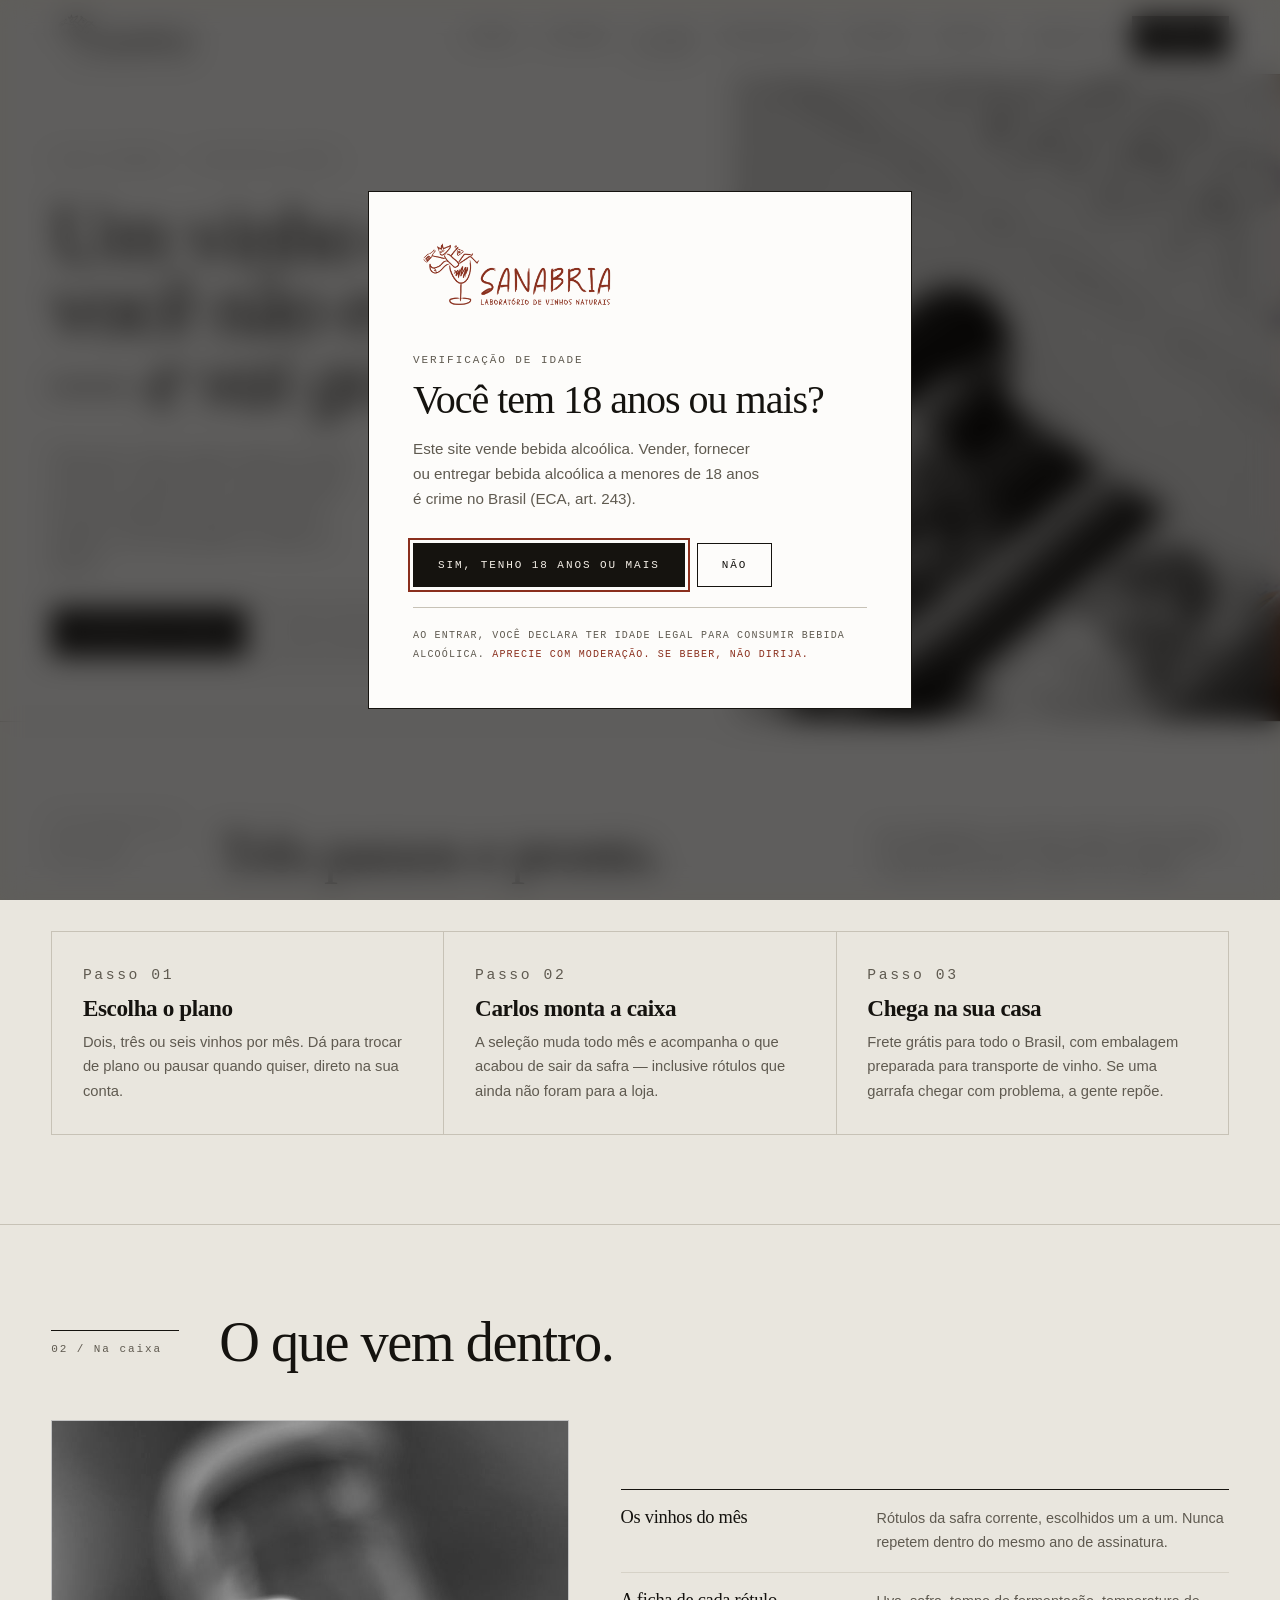
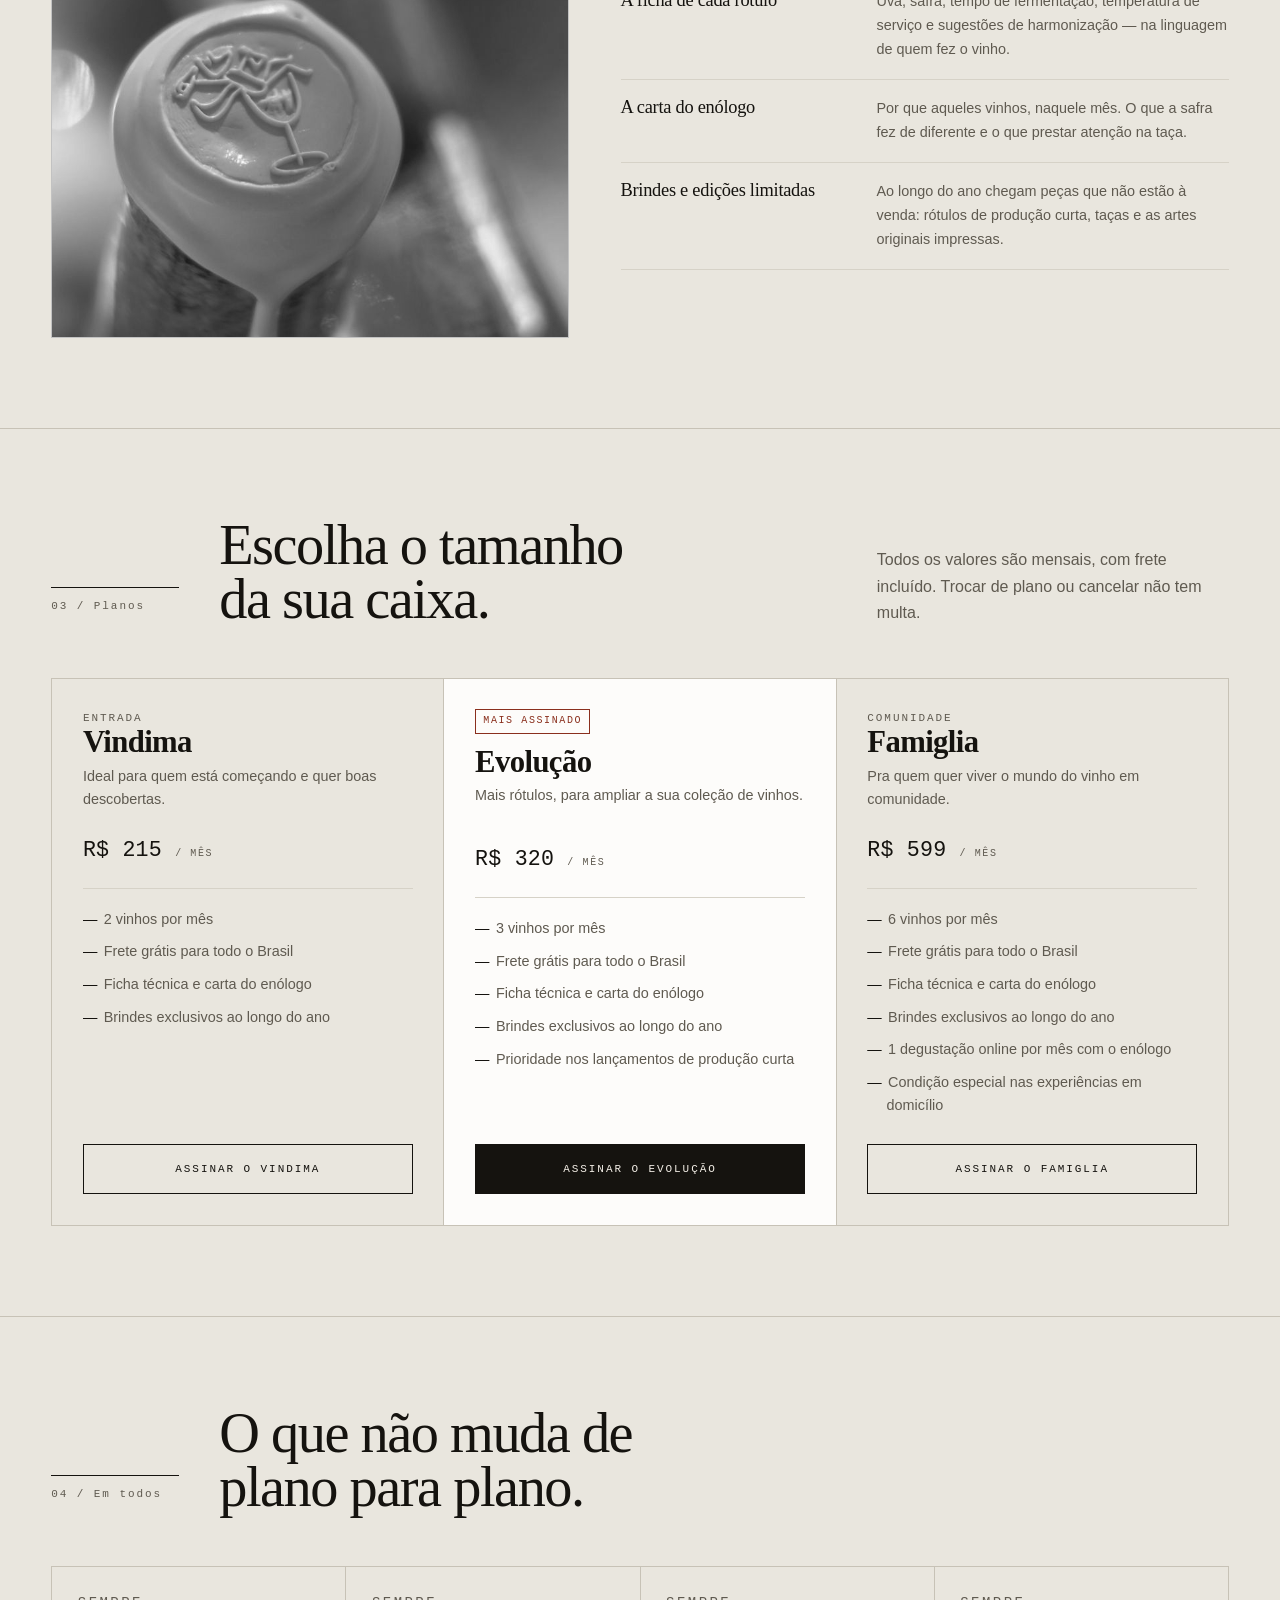
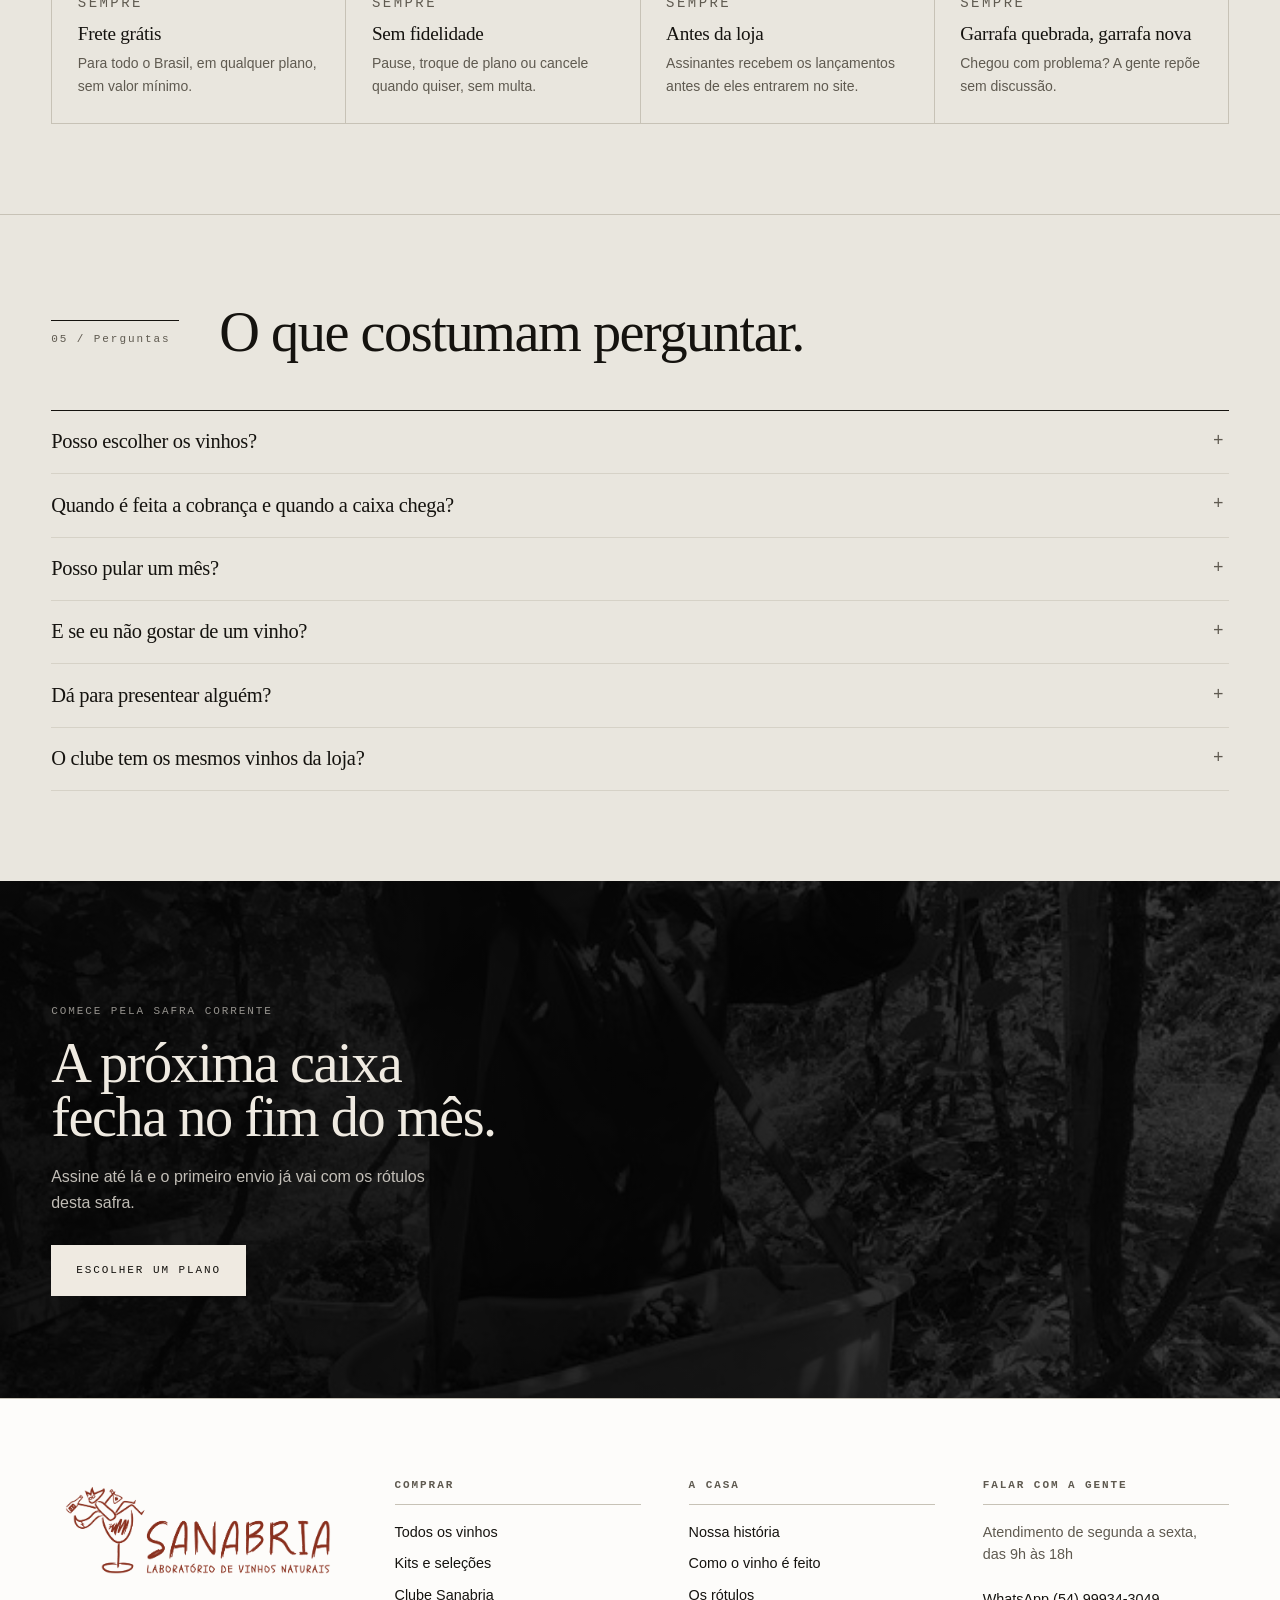
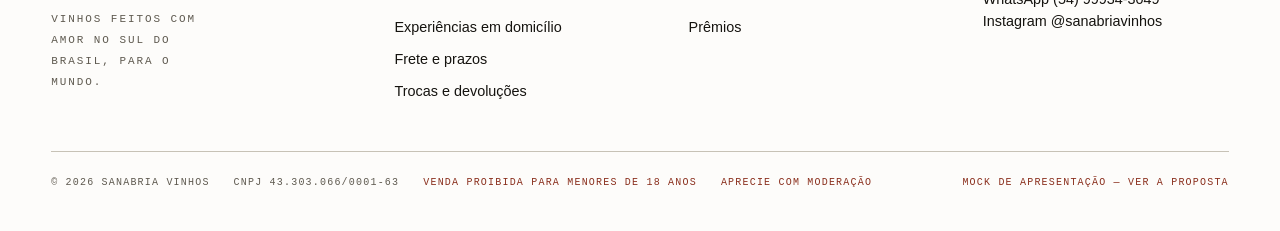
<file: docs/clube.html>
<!doctype html>
<html lang="pt-BR">
<head>
<meta charset="utf-8">
<meta name="viewport" content="width=device-width, initial-scale=1">
<title>Clube Sanabria — assinatura de vinhos naturais</title>
<meta name="description" content="Clube Sanabria: assinatura mensal de vinhos naturais, com curadoria do enólogo e frete grátis em todos os planos.">
<meta name="color-scheme" content="light dark">
<link rel="canonical" href="https://rneumann.me/sanabriavinhos/clube.html">
<link rel="icon" href="img/favicon.png" type="image/png">
<link rel="apple-touch-icon" href="img/favicon.png">
<meta property="og:type" content="website">
<meta property="og:title" content="Clube Sanabria — assinatura de vinhos naturais">
<meta property="og:description" content="Clube Sanabria: assinatura mensal de vinhos naturais, com curadoria do enólogo e frete grátis em todos os planos.">
<meta property="og:image" content="https://rneumann.me/sanabriavinhos/img/og.png">
<meta name="twitter:card" content="summary_large_image">
</head>
<body>
<style>
:root{
  --img-art:url("img/art.jpg");
  --img-b1:url("img/b1.jpg");
  --img-b2:url("img/b2.png");
  --img-b3:url("img/b3.jpg");
  --img-b4:url("img/b4.jpg");
  --img-b5:url("img/b5.jpg");
  --img-b6:url("img/b6.jpg");
  --img-box:url("img/box.jpg");
  --img-dinner:url("img/dinner.jpg");
  --img-family:url("img/family.jpg");
  --img-flask:url("img/flask.jpg");
  --img-harvest:url("img/harvest.jpg");
  --img-hero:url("img/hero.jpg");
  --img-host:url("img/host.jpg");
  --img-lab:url("img/lab.jpg");
  --img-logo:url("img/logo.png");
  --img-press:url("img/press.jpg");
  --img-seal:url("img/seal.jpg");
}
/* ============================================================
   SANABRIA — BASE
   Tese: tudo em preto e branco; a cor só existe onde há rótulo.
   ============================================================ */

:root{
  /* superfícies e tinta — neutros quentes, deslocados para o oliva
     do traço do logotipo; nada de cinza puro */
  --bg:        #E9E6DE;
  --surface:   #FDFCFA;
  --surface-2: #DFDBD1;
  --fg:        #15130F;
  --fg-2:      #5F5A50;
  --rule:      #C7C2B6;
  --rule-soft: #D6D2C7;
  --stamp:     #8A2F1D;   /* segunda tinta. uma só função. */
  --on-stamp:  #F4EFE7;
  --logo-tint: none;

  --serif: "Times New Roman", Times, "Liberation Serif", serif;
  --mono:  ui-monospace, "SF Mono", SFMono-Regular, Menlo, Consolas, "Courier New", monospace;
  --sans:  "Helvetica Neue", Helvetica, Arial, "Liberation Sans", sans-serif;

  --wrap: 1280px;
  --pad: clamp(1.25rem, 4vw, 3.25rem);
  /* altura do cabeçalho fixo, sem a borda. Um número só: o topo do conteúdo,
     o recuo da âncora e o menu de celular saem todos daqui. */
  --hdr-h: 74px;
  --photo: grayscale(1) contrast(1.06) brightness(.98);
  /* distância entre a borda do conteúdo e a borda da janela — para sangrar */
  --bleed: calc((100vw - min(100vw, var(--wrap))) / 2 + var(--pad));
}

@media (prefers-color-scheme: dark){
  :root:not([data-theme="light"]){
    --bg:        #131210;
    --surface:   #1B1917;
    --surface-2: #242119;
    --fg:        #EAE7DF;
    --fg-2:      #9A9488;
    --rule:      #35322B;
    --rule-soft: #2A2722;
    --stamp:     #DE7A5C;
    --on-stamp:  #17140F;
    --photo: grayscale(1) contrast(1.02) brightness(.9);
    --logo-tint: brightness(1.7) saturate(.9);
  }
}
:root[data-theme="dark"]{
  --bg:        #131210;
  --surface:   #1B1917;
  --surface-2: #242119;
  --fg:        #EAE7DF;
  --fg-2:      #9A9488;
  --rule:      #35322B;
  --rule-soft: #2A2722;
  --stamp:     #DE7A5C;
  --on-stamp:  #17140F;
  --photo: grayscale(1) contrast(1.02) brightness(.9);
  --logo-tint: brightness(1.7) saturate(.9);
}

*, *::before, *::after{ box-sizing: border-box; }

html{ scroll-behavior: smooth; }
/* O cabeçalho é fixo: sem esta folga, a âncora esconde o topo da seção.
   Exatamente a altura dele, para que a régua de topo da seção fique embaixo
   da borda do cabeçalho em vez de aparecer como uma segunda linha solta.
   O ar vem do padding da própria seção. */
section[id]{ scroll-margin-top: var(--hdr-h); }

body{
  margin: 0;
  background: var(--bg);
  color: var(--fg);
  font-family: var(--sans);
  font-size: 1rem;
  line-height: 1.65;
  -webkit-font-smoothing: antialiased;
  overflow-x: hidden;
}

/* ---------- primitivas tipográficas ---------- */

.d1, .d2, .d3{
  font-family: var(--serif);
  font-weight: 400;
  text-wrap: balance;
  margin: 0;
}
.d1{ font-size: clamp(3.1rem, 8.2vw, 7.2rem); line-height: .88;  letter-spacing: -.032em; }
.d2{ font-size: clamp(2.1rem, 4.4vw, 3.75rem); line-height: .96; letter-spacing: -.026em; }
.d3{ font-size: clamp(1.45rem, 2.3vw, 2.05rem); line-height: 1.1; letter-spacing: -.016em; }
.d1 em, .d2 em, .d3 em{ font-style: italic; }

.lab{
  font-family: var(--mono);
  font-size: .6875rem;
  letter-spacing: .175em;
  text-transform: uppercase;
  color: var(--fg-2);
  margin: 0;
}
.lede{
  font-size: clamp(1.02rem, 1.25vw, 1.18rem);
  line-height: 1.6;
  color: var(--fg-2);
  max-width: 34ch;
  margin: 0;
}
.copy{ color: var(--fg-2); max-width: 62ch; margin: 0; }
.num{ font-variant-numeric: tabular-nums; }

/* ---------- estrutura ---------- */

.wrap{
  width: 100%;
  max-width: var(--wrap);
  margin-inline: auto;
  padding-inline: var(--pad);
}
.band{ border-top: 1px solid var(--rule); }
.band-pad{ padding-block: clamp(3.5rem, 7vw, 6.5rem); }

/* cabeçalho de seção: número de série + título, como etiqueta de amostra */
.shead{
  display: grid;
  grid-template-columns: minmax(0,1fr);
  gap: 1.5rem;
  align-items: end;
  margin-bottom: clamp(2rem, 4vw, 3.5rem);
}
@media (min-width: 860px){
  .shead{ grid-template-columns: 8rem minmax(0,1fr) minmax(0, 22rem); gap: 2.5rem; }
}
.shead-n{
  font-family: var(--mono);
  font-size: .6875rem;
  letter-spacing: .175em;
  color: var(--fg-2);
  padding-top: .55rem;
  border-top: 1px solid var(--fg);
}

/* ---------- botões ---------- */

.btn{
  --btn-fg: var(--on-stamp);
  --btn-bg: var(--fg);
  display: inline-flex;
  align-items: center;
  gap: .6rem;
  font-family: var(--mono);
  font-size: .6875rem;
  letter-spacing: .175em;
  text-transform: uppercase;
  text-decoration: none;
  color: var(--btn-fg);
  background: var(--btn-bg);
  border: 1px solid var(--fg);
  border-radius: 0;
  padding: .95rem 1.5rem;
  transition: background .18s ease, color .18s ease;
  cursor: pointer;              /* .btn também é usado em <button> */
  -webkit-appearance: none;
  appearance: none;
}
.btn:hover{ --btn-bg: var(--stamp); border-color: var(--stamp); --btn-fg: var(--on-stamp); }
.btn-ghost{ --btn-bg: transparent; --btn-fg: var(--fg); }
.btn-ghost:hover{ --btn-bg: var(--fg); --btn-fg: var(--bg); border-color: var(--fg); }
.btn-sm{ padding: .7rem 1.1rem; }

a:focus-visible, button:focus-visible{
  outline: 2px solid var(--stamp);
  outline-offset: 3px;
}

/* ---------- fotografia ---------- */

/* regra do sistema: toda foto editorial é P&B.
   Cor apenas onde há rótulo — garrafas e artes de rótulo. */
.ph{
  background-color: var(--surface-2);
  background-size: cover;
  background-position: center;
  filter: var(--photo);
}

/* ---------- movimento: um gesto orquestrado, mais nada ---------- */

.rise{ opacity: 0; transform: translateY(14px); transition: opacity .7s ease, transform .7s cubic-bezier(.2,.7,.3,1); }
.rise.is-in{ opacity: 1; transform: none; }

@media (prefers-reduced-motion: reduce){
  *, *::before, *::after{ transition-duration: .01ms !important; animation-duration: .01ms !important; }
  html{ scroll-behavior: auto; }
  .rise{ opacity: 1; transform: none; }
}
/* ============================================================
   CABEÇALHO E RODAPÉ — compartilhados entre as páginas do site
   ============================================================ */

.hdr{
  position: fixed;
  inset: 0 0 auto 0;
  z-index: 90;
  border-bottom: 1px solid transparent;
  transition: background .28s ease, border-color .28s ease;
}
.hdr.is-stuck{
  background: var(--bg);
  border-bottom-color: var(--rule);
}
/* páginas internas já nascem com o cabeçalho sólido */
.hdr.is-solid{ background: var(--bg); border-bottom-color: var(--rule); }

.hdr-in{
  display: flex;
  align-items: center;
  gap: clamp(1rem, 3vw, 2.5rem);
  height: var(--hdr-h);
}
.logo{
  display: block;
  width: 148px;
  height: 56px;
  flex: none;
  background-image: var(--img-logo);
  background-size: contain;
  background-position: left center;
  background-repeat: no-repeat;
  filter: brightness(0) opacity(.92);
}
:root[data-theme="dark"] .logo{ filter: brightness(0) invert(1) opacity(.9); }
@media (prefers-color-scheme: dark){
  :root:not([data-theme="light"]) .logo{ filter: brightness(0) invert(1) opacity(.9); }
}

.nav{
  display: none;
  margin-left: auto;
  gap: clamp(1rem, 2vw, 1.9rem);
}
@media (min-width: 1000px){ .nav{ display: flex; } }
.nav a{
  font-family: var(--mono);
  font-size: .6875rem;
  letter-spacing: .16em;
  text-transform: uppercase;
  text-decoration: none;
  color: var(--fg);
  padding: .35rem 0;
  border-bottom: 1px solid transparent;
  transition: border-color .18s ease, color .18s ease;
  white-space: nowrap;
}
.nav a:hover{ border-bottom-color: var(--fg); }
/* A página atual é marcada só pelo traço. A segunda tinta em texto de
   menu compete com o carimbo do hero e, no tema escuro, o link fica
   laranja no meio de uma fileira branca. */
.nav a[aria-current]{ border-bottom-color: var(--fg); }

.hdr-end{ display: flex; align-items: center; gap: .9rem; margin-left: auto; }
@media (min-width: 1000px){ .hdr-end{ margin-left: 0; } }
.cart{
  font-family: var(--mono);
  font-size: .6875rem;
  letter-spacing: .16em;
  color: var(--fg);
  text-decoration: none;
  white-space: nowrap;
}
.cart:hover{ color: var(--stamp); }
/* em telas estreitas o cabeçalho não comporta tudo, e o que sobrava de fora
   era justamente o botão do menu. A sacola vive no menu. */
@media (max-width: 720px){ .cart{ display: none; } }
@media (max-width: 400px){
  .logo{ width: 118px; }
  .hdr-end .btn-sm{ padding: .7rem .8rem; letter-spacing: .12em; }
}
.burger{
  display: grid;
  place-items: center;
  width: 40px; height: 40px;
  background: none;
  border: 1px solid var(--rule);
  color: var(--fg);
  cursor: pointer;
  padding: 0;
}
@media (min-width: 1000px){ .burger{ display: none; } }

/* três traços que viram um X: o traço do meio gira, o de baixo aparece
   girado no sentido oposto e os outros dois somem */
.burger-i{
  position: relative;
  display: block;
  width: 16px; height: 1px;
  background: currentColor;
  box-shadow: 0 -5px currentColor, 0 5px currentColor;
  transition: box-shadow .12s ease, transform .22s ease;
}
.burger-i::after{
  content: "";
  position: absolute;
  inset: 0;
  background: currentColor;
  opacity: 0;
  transform: rotate(90deg);
  transition: opacity .12s ease;
}
:root.menu-open .burger-i{ box-shadow: none; transform: rotate(45deg); }
:root.menu-open .burger-i::after{ opacity: 1; }

.sr-only{
  position: absolute; width: 1px; height: 1px;
  padding: 0; margin: -1px; overflow: hidden;
  clip-path: inset(50%); white-space: nowrap;
}

/* ---------- menu no celular ---------- */

:root.menu-open{ overflow: hidden; }
:root.menu-open .hdr{ background: var(--bg); border-bottom-color: var(--rule); }

.menu{
  position: fixed;
  inset: var(--hdr-h) 0 0 0;          /* começa abaixo do cabeçalho, que continua visível */
  z-index: 80;                /* atrás do cabeçalho (90), à frente do conteúdo */
  background: var(--bg);
  display: flex;
  flex-direction: column;
  overflow-y: auto;
  padding: 0 var(--pad) calc(var(--pad) + 1rem);
  visibility: hidden;
  opacity: 0;
  transition: opacity .22s ease, visibility .22s ease;
}
:root.menu-open .menu{ visibility: visible; opacity: 1; }
@media (min-width: 1000px){ .menu{ display: none; } }

.menu-nav{ display: flex; flex-direction: column; border-top: 1px solid var(--rule); }
.menu-nav a{
  font-family: var(--serif);
  font-size: clamp(1.9rem, 8vw, 2.6rem);
  line-height: 1.05;
  letter-spacing: -.025em;
  color: var(--fg);
  text-decoration: none;
  padding: clamp(.85rem, 3.2vw, 1.15rem) 0;
  border-bottom: 1px solid var(--rule-soft);
}
.menu-nav a[aria-current]{ color: var(--fg); }

.menu-foot{
  margin-top: auto;
  padding-top: clamp(1.75rem, 6vw, 2.5rem);
  display: flex;
  flex-direction: column;
  align-items: start;
  gap: 1.25rem;
}
.menu-foot .btn{ align-self: stretch; justify-content: center; }
.menu-cart{
  font-family: var(--mono); font-size: .6875rem; letter-spacing: .16em;
  text-transform: uppercase; color: var(--fg); text-decoration: none;
  border-bottom: 1px solid var(--fg); padding-bottom: 2px;
}
.menu-contato{ font-style: normal; line-height: 2; }

@media (prefers-reduced-motion: reduce){
  .menu, .burger-i, .burger-i::after{ transition: none; }
}

/* ---------- rodapé ---------- */

.foot{ background: var(--surface); border-top: 1px solid var(--rule); }
.foot-top{
  display: grid;
  grid-template-columns: minmax(0,1fr);
  gap: clamp(2rem, 4vw, 3rem);
  padding-block: clamp(3rem, 6vw, 5rem) clamp(2rem, 4vw, 3rem);
}
@media (min-width: 880px){ .foot-top{ grid-template-columns: minmax(0, 1.2fr) repeat(3, minmax(0,1fr)); } }
/* a única aparição em escala do logotipo — e o único uso amplo da tinta vinho */
.foot-logo{
  width: min(340px, 100%);
  aspect-ratio: 760 / 285;
  background-image: var(--img-logo);
  background-size: contain;
  background-repeat: no-repeat;
  background-position: left top;
  filter: var(--logo-tint);
}
.foot h3{
  font-family: var(--mono); font-size: .6875rem; letter-spacing: .175em;
  text-transform: uppercase; color: var(--fg-2); margin: 0 0 1rem;
  padding-bottom: .6rem; border-bottom: 1px solid var(--rule);
}
.foot ul{ list-style: none; margin: 0; padding: 0; display: grid; gap: .5rem; font-size: .9rem; }
.foot a{ color: var(--fg); text-decoration: none; }
.foot a:hover{ color: var(--stamp); text-decoration: underline; text-underline-offset: 3px; }
.foot address{ font-style: normal; font-size: .9rem; color: var(--fg-2); line-height: 1.55; }
.foot-legal{
  border-top: 1px solid var(--rule);
  padding-block: 1.4rem 2.5rem;
  display: flex;
  flex-wrap: wrap;
  gap: .6rem 1.5rem;
  align-items: baseline;
  font-family: var(--mono);
  font-size: .625rem;
  letter-spacing: .12em;
  text-transform: uppercase;
  color: var(--fg-2);
}
.foot-legal .warn{ color: var(--stamp); }
/* ============================================================
   PORTÃO DE IDADE
   Exigência legal: a venda de bebida alcoólica a menores de 18
   anos é crime no Brasil. O portão bloqueia a página inteira até
   a confirmação — sem confirmação, não há acesso.
   ============================================================ */

/* trava a rolagem enquanto o portão está aberto */
:root:not(.gate-ok){ overflow: hidden; }

.gate{
  position: fixed;
  inset: 0;
  z-index: 200;
  display: flex;
  align-items: center;
  justify-content: center;
  overflow-y: auto;
  padding: clamp(1rem, 5vw, 3rem);
  background: rgba(12, 11, 9, .62);
  /* até o desfoque é monocromático — a regra do sistema vale aqui também */
  backdrop-filter: blur(14px) grayscale(1);
  -webkit-backdrop-filter: blur(14px) grayscale(1);
}
:root.gate-ok .gate{ display: none; }

.gate.is-leaving{ opacity: 0; transition: opacity .3s ease; }

.gate-card{
  margin: auto;                 /* centraliza sem cortar o topo em telas baixas */
  width: min(34rem, 100%);
  background: var(--surface);
  border: 1px solid var(--fg);
  padding: clamp(1.6rem, 4vw, 2.75rem);
}

.gate-logo{
  width: min(210px, 62%);
  aspect-ratio: 760 / 285;
  background-image: var(--img-logo);
  background-size: contain;
  background-repeat: no-repeat;
  background-position: left center;
  filter: var(--logo-tint);
  margin-bottom: clamp(1.5rem, 3vw, 2.25rem);
}

.gate-h{
  font-family: var(--serif);
  font-weight: 400;
  font-size: clamp(1.75rem, 4vw, 2.5rem);
  line-height: 1.02;
  letter-spacing: -.025em;
  text-wrap: balance;
  margin: .7rem 0 .9rem;
}
.gate-p{ margin: 0; color: var(--fg-2); font-size: .95rem; max-width: 42ch; }

.gate-actions{
  display: flex;
  flex-wrap: wrap;
  gap: .75rem;
  margin: clamp(1.5rem, 3vw, 2rem) 0 1.25rem;
}
.gate-actions .btn{ justify-content: center; }

.gate-fine{
  margin: 0;
  padding-top: 1.1rem;
  border-top: 1px solid var(--rule);
  font-family: var(--mono);
  font-size: .625rem;
  letter-spacing: .12em;
  text-transform: uppercase;
  line-height: 1.9;
  color: var(--fg-2);
}
.gate-fine b{ color: var(--stamp); font-weight: 400; }

@media (prefers-reduced-motion: reduce){
  .gate.is-leaving{ transition: none; }
}

/* ============================================================
   PÁGINA DO CLUBE
   ============================================================ */

.chero{ padding-top: var(--hdr-h); }
.chero-grid{ display: grid; grid-template-columns: minmax(0,1fr); }
@media (min-width: 940px){
  .chero-grid{ grid-template-columns: minmax(0, 1fr) minmax(0, 42%); align-items: stretch; }
}
.chero-left{
  padding-block: clamp(2.5rem, 6vw, 5rem) clamp(2.5rem, 5vw, 4rem);
  padding-right: clamp(0rem, 3vw, 3rem);
  display: flex; flex-direction: column; align-items: start;
  gap: clamp(1.3rem, 2.4vw, 1.9rem);
}
/* a caixa é foto de rótulo — mantém a cor, pela regra do sistema */
.chero-photo{
  min-height: 62vw;
  background-image: var(--img-box);
  background-size: cover;
  background-position: center;
}
@media (min-width: 940px){
  .chero-photo{ min-height: 0; margin-right: calc(-1 * var(--bleed)); }
}
.chero-cta{ display: flex; flex-wrap: wrap; gap: .75rem; }

/* ---------- como funciona ---------- */

.how{
  display: grid; grid-template-columns: minmax(0,1fr); gap: 1px;
  background: var(--rule); border: 1px solid var(--rule);
}
@media (min-width: 760px){ .how{ grid-template-columns: repeat(3, minmax(0,1fr)); } }
.how-step{ background: var(--bg); padding: clamp(1.3rem, 2.4vw, 2rem); }
.how-n{ font-family: var(--mono); font-size: .6875rem; letter-spacing: .175em; color: var(--stamp); }
.how-t{ font-family: var(--serif); font-size: 1.45rem; line-height: 1.12; letter-spacing: -.018em; margin: .5rem 0 .55rem; }
.how-step p{ font-size: .92rem; color: var(--fg-2); margin: 0; }

/* ---------- o que chega ---------- */

.box-grid{ display: grid; grid-template-columns: minmax(0,1fr); gap: clamp(2rem, 4vw, 3.5rem); align-items: center; }
@media (min-width: 900px){ .box-grid{ grid-template-columns: minmax(0, 44%) minmax(0,1fr); } }
.box-photo{
  aspect-ratio: 1;
  background-image: var(--img-seal);
  background-size: cover;
  background-position: center;
  border: 1px solid var(--rule);
  filter: var(--photo);
}
.incl{ margin: 0; border-top: 1px solid var(--fg); }
.incl-row{
  display: grid; grid-template-columns: minmax(0,1fr);
  gap: .2rem 2rem; padding: 1.05rem 0; border-bottom: 1px solid var(--rule-soft);
}
@media (min-width: 620px){ .incl-row{ grid-template-columns: minmax(0, 14rem) minmax(0,1fr); align-items: baseline; } }
.incl-t{ font-family: var(--serif); font-size: 1.15rem; line-height: 1.2; letter-spacing: -.015em; }
.incl-row p{ margin: 0; font-size: .9rem; color: var(--fg-2); }

/* ---------- planos ---------- */

.plans{
  display: grid; grid-template-columns: minmax(0,1fr); gap: 1px;
  background: var(--rule); border: 1px solid var(--rule);
}
@media (min-width: 820px){ .plans{ grid-template-columns: repeat(3, minmax(0,1fr)); } }
.plan{ background: var(--bg); padding: clamp(1.3rem, 2.4vw, 2rem); display: flex; flex-direction: column; }
.plan.is-featured{ background: var(--surface); }
.plan-tag{
  font-family: var(--mono); font-size: .625rem; letter-spacing: .16em; text-transform: uppercase;
  color: var(--stamp); border: 1px solid currentColor; padding: .2rem .45rem;
  align-self: start; margin-bottom: .8rem;
}
.plan-n{ font-family: var(--serif); font-size: clamp(1.7rem, 2.4vw, 2.1rem); line-height: 1; letter-spacing: -.02em; margin: 0 0 .4rem; }
.plan-for{ font-size: .9rem; color: var(--fg-2); margin: 0 0 1.3rem; min-height: 2.6em; }
.plan-p{
  font-family: var(--mono); font-size: 1.35rem; letter-spacing: .01em;
  font-variant-numeric: tabular-nums; margin: 0 0 1.2rem; padding-bottom: 1.2rem;
  border-bottom: 1px solid var(--rule-soft);
}
.plan-p small{ font-size: .625rem; letter-spacing: .16em; text-transform: uppercase; color: var(--fg-2); }
.plan ul{ list-style: none; margin: 0 0 1.6rem; padding: 0; display: grid; gap: .55rem; font-size: .9rem; color: var(--fg-2); }
.plan li{ padding-left: 1.2rem; text-indent: -1.2rem; }
.plan li::before{ content: "—"; color: var(--fg); margin-right: .4rem; }
.plan .btn{ margin-top: auto; justify-content: center; }

/* ---------- incluso em todos ---------- */

.perks{
  display: grid; grid-template-columns: minmax(0,1fr); gap: 1px;
  background: var(--rule); border: 1px solid var(--rule);
}
@media (min-width: 640px){ .perks{ grid-template-columns: repeat(2, minmax(0,1fr)); } }
@media (min-width: 1000px){ .perks{ grid-template-columns: repeat(4, minmax(0,1fr)); } }
.perk{ background: var(--bg); padding: clamp(1.2rem, 2vw, 1.6rem); }
.perk h3{ font-family: var(--serif); font-weight: 400; font-size: 1.2rem; line-height: 1.15; letter-spacing: -.015em; margin: .5rem 0 .4rem; }
.perk p{ font-size: .875rem; color: var(--fg-2); margin: 0; }

/* ---------- perguntas ---------- */

.faq{ border-top: 1px solid var(--fg); }
.faq details{ border-bottom: 1px solid var(--rule-soft); }
.faq summary{
  cursor: pointer; list-style: none; padding: 1.15rem 2.5rem 1.15rem 0; position: relative;
  font-family: var(--serif); font-size: clamp(1.1rem, 1.6vw, 1.3rem); line-height: 1.25; letter-spacing: -.015em;
}
.faq summary::-webkit-details-marker{ display: none; }
.faq summary::after{
  content: "+"; position: absolute; right: .35rem; top: 50%; transform: translateY(-50%);
  font-family: var(--mono); font-size: 1.1rem; color: var(--fg-2);
}
.faq details[open] summary::after{ content: "–"; }
.faq summary:focus-visible{ outline: 2px solid var(--stamp); outline-offset: 2px; }
.faq-a{ padding: 0 2.5rem 1.3rem 0; margin: 0; font-size: .95rem; color: var(--fg-2); max-width: 68ch; }

/* ---------- fechamento ---------- */

.close{ position: relative; color: #EFEAE1; }
.close-bg{
  position: absolute; inset: 0;
  background-image: var(--img-harvest);
  background-size: cover; background-position: center 40%;
  filter: grayscale(1) contrast(1.08) brightness(.38);
}
.close-bg::after{
  content: ""; position: absolute; inset: 0;
  background: linear-gradient(90deg, rgba(10,9,8,.8) 0%, rgba(10,9,8,.55) 60%, rgba(10,9,8,.35) 100%);
}
.close-in{ position: relative; padding-block: clamp(4rem, 8vw, 7rem); }
.close .lab{ color: rgba(239,234,225,.6); }
.close p{ color: rgba(239,234,225,.8); max-width: 46ch; margin: 1.2rem 0 0; }
.close .btn{ --btn-bg: #EFEAE1; --btn-fg: #15130F; border-color: #EFEAE1; margin-top: 1.8rem; }
.close .btn:hover{ --btn-bg: var(--stamp); --btn-fg: #F4EFE7; border-color: var(--stamp); }
</style>

<script>
/* Troca de tema por URL: ?tema=claro | ?tema=escuro | ?tema=sistema
   Existe para apresentar as duas versões sem mexer na preferência da máquina.
   Roda durante o parse, antes da primeira pintura, então a página já nasce
   no tema certo — sem piscar do claro para o escuro.
   Fica na sessão do navegador, então vale ao navegar entre as páginas. */
(function () {
  var CHAVE = 'sanabria:tema';
  try {
    var m = /[?&]tema=([a-z]+)/i.exec(location.search);
    var escolha = null;

    if (m) {
      var v = m[1].toLowerCase();
      if (v === 'claro' || v === 'light')       escolha = 'light';
      else if (v === 'escuro' || v === 'dark')  escolha = 'dark';
      else                                      escolha = 'sistema';
      if (escolha === 'sistema') sessionStorage.removeItem(CHAVE);
      else sessionStorage.setItem(CHAVE, escolha);
    } else {
      escolha = sessionStorage.getItem(CHAVE);
    }

    if (escolha === 'light' || escolha === 'dark') {
      document.documentElement.setAttribute('data-theme', escolha);
    }
  } catch (e) { /* sessionStorage bloqueado: segue o tema do sistema */ }
})();
</script>

<script>
/* Roda durante o parse, antes de a página ser desenhada: quem já confirmou
   não chega a ver o portão piscar. Sem JS, o portão fica — e sem confirmação
   não há acesso, que é o comportamento correto para uma trava legal. */
(function () {
  try {
    var CHAVE = 'sanabria:idade', TRINTA_DIAS = 30 * 24 * 60 * 60 * 1000;
    var marca = Number(localStorage.getItem(CHAVE));
    var vale = marca && (Date.now() - marca) < TRINTA_DIAS;
    /* ?idade na URL reabre o portão — serve para demonstrar sem limpar o navegador */
    if (vale && !/[?&]idade\b/.test(location.search)) {
      document.documentElement.classList.add('gate-ok');
    }
  } catch (e) { /* localStorage bloqueado: mostra o portão */ }
})();
</script>

<div class="gate" id="gate" role="dialog" aria-modal="true" aria-labelledby="gate-titulo">
  <div class="gate-card">
    <div class="gate-logo" role="img" aria-label="Sanabria — Laboratório de Vinhos Naturais"></div>

    <div data-painel="pergunta">
      <p class="lab">Verificação de idade</p>
      <h2 class="gate-h" id="gate-titulo">Você tem 18 anos ou&nbsp;mais?</h2>
      <p class="gate-p">Este site vende bebida alcoólica. Vender, fornecer ou entregar bebida alcoólica a menores de 18 anos é crime no Brasil (ECA, art.&nbsp;243).</p>

      <div class="gate-actions">
        <button class="btn" type="button" id="gate-sim">Sim, tenho 18 anos ou mais</button>
        <button class="btn btn-ghost" type="button" id="gate-nao">Não</button>
      </div>

      <p class="gate-fine">
        Ao entrar, você declara ter idade legal para consumir bebida alcoólica.
        <b>Aprecie com moderação.</b> <b>Se beber, não dirija.</b>
      </p>
    </div>

    <div data-painel="negado" hidden>
      <p class="lab">Acesso não permitido</p>
      <h2 class="gate-h">Volte quando completar&nbsp;18.</h2>
      <p class="gate-p">Não podemos mostrar nosso catálogo para menores de 18 anos. Obrigado pela compreensão — a gente fica te esperando.</p>

      <div class="gate-actions">
        <button class="btn btn-ghost" type="button" id="gate-voltar">Voltar</button>
      </div>

      <p class="gate-fine">Sanabria · Laboratório de Vinhos Naturais</p>
    </div>
  </div>
</div>

<script>
(function () {
  var raiz = document.documentElement;
  var portao = document.getElementById('gate');
  if (!portao) return;

  /* já confirmado: tira o portão do DOM para não deixar foco preso atrás dele */
  if (raiz.classList.contains('gate-ok')) { portao.remove(); return; }

  var pergunta = portao.querySelector('[data-painel="pergunta"]');
  var negado   = portao.querySelector('[data-painel="negado"]');
  var semAnima = window.matchMedia('(prefers-reduced-motion: reduce)').matches;

  function focaveis() {
    return [].slice.call(portao.querySelectorAll('button:not([hidden])'))
             .filter(function (b) { return b.offsetParent !== null; });
  }

  function entrar() {
    try { localStorage.setItem('sanabria:idade', String(Date.now())); } catch (e) {}
    raiz.classList.add('gate-ok');
    /* limpa o ?idade da barra de endereço para não reabrir a cada recarga */
    if (/[?&]idade\b/.test(location.search) && history.replaceState) {
      history.replaceState(null, '', location.pathname + location.hash);
    }
    if (semAnima) { portao.remove(); return; }
    portao.classList.add('is-leaving');
    setTimeout(function () { portao.remove(); }, 320);
  }

  function mostra(painel) {
    pergunta.hidden = painel !== 'pergunta';
    negado.hidden   = painel !== 'negado';
    var alvo = focaveis()[0];
    if (alvo) alvo.focus();
  }

  document.getElementById('gate-sim').addEventListener('click', entrar);
  document.getElementById('gate-nao').addEventListener('click', function () { mostra('negado'); });
  document.getElementById('gate-voltar').addEventListener('click', function () { mostra('pergunta'); });

  /* prende o Tab dentro do diálogo: nada atrás dele deve ser alcançável */
  portao.addEventListener('keydown', function (e) {
    if (e.key !== 'Tab') return;
    var itens = focaveis();
    if (!itens.length) return;
    var primeiro = itens[0], ultimo = itens[itens.length - 1];
    if (e.shiftKey && document.activeElement === primeiro) { e.preventDefault(); ultimo.focus(); }
    else if (!e.shiftKey && document.activeElement === ultimo) { e.preventDefault(); primeiro.focus(); }
  });

  /* Esc não fecha: é uma trava legal, não um aviso de cookies */
  document.getElementById('gate-sim').focus();
})();
</script>

<header class="hdr" id="hdr">
  <div class="wrap hdr-in">
    <a href="index.html" aria-label="Sanabria — página inicial"><span class="logo"></span></a>
    <nav class="nav" aria-label="Principal">
      <a href="index.html#estante"      data-nav="vinhos">Vinhos</a>
      <a href="index.html#metodo"       data-nav="metodo">O método</a>
      <a href="clube.html"         data-nav="clube" aria-current="page">O clube</a>
      <a href="index.html#experiencias" data-nav="experiencias">Experiências</a>
      <a href="index.html#historia"     data-nav="historia">História</a>
      <a href="index.html#rodape"       data-nav="contato">Contato</a>
    </nav>
    <div class="hdr-end">
      <a class="cart" href="index.html#estante">Sacola&nbsp;(0)</a>
      <a class="btn btn-sm" href="#planos">Assinar</a>
      <button class="burger" type="button" id="burger" aria-expanded="false" aria-controls="menu">
        <span class="burger-i" aria-hidden="true"></span>
        <span class="sr-only">Abrir menu</span>
      </button>
    </div>
  </div>
</header>

<div class="menu" id="menu">
  <nav class="menu-nav" aria-label="Menu">
    <a href="index.html#estante"      data-nav="vinhos">Vinhos</a>
    <a href="index.html#metodo"       data-nav="metodo">O método</a>
    <a href="clube.html"         data-nav="clube" aria-current="page">O clube</a>
    <a href="index.html#experiencias" data-nav="experiencias">Experiências</a>
    <a href="index.html#historia"     data-nav="historia">História</a>
    <a href="index.html#rodape"       data-nav="contato">Contato</a>
  </nav>

  <div class="menu-foot">
    <a class="btn" href="#planos">Assinar o clube</a>
    <a class="menu-cart" href="index.html#estante">Sacola (0)</a>
    <address class="lab menu-contato">
      WhatsApp (54) 99934-3049<br>
      Instagram @sanabriavinhos
    </address>
  </div>
</div>

<main>

  <!-- ===================== HERO ===================== -->
  <section class="chero">
    <div class="wrap chero-grid">
      <div class="chero-left">
        <p class="lab">Clube Sanabria · assinatura mensal</p>

        <h1 class="d1" style="font-size:clamp(2.7rem, 6.4vw, 5.4rem);">Um vinho que você não escolheu — <em>e vai gostar.</em></h1>

        <p class="lede">Todo mês, Carlos separa rótulos da safra corrente e manda para a sua casa antes de eles chegarem à loja. Sem taxa de adesão e com frete grátis em todos os planos.</p>

        <div class="chero-cta">
          <a class="btn" href="#planos">Escolher um plano</a>
          <a class="btn btn-ghost" href="#como">Como funciona</a>
        </div>
      </div>

      <div class="chero-photo" role="img" aria-label="Caixa Sanabria aberta, com três garrafas de rótulos ilustrados"></div>
    </div>
  </section>

  <!-- ===================== COMO FUNCIONA ===================== -->
  <section class="band band-pad" id="como">
    <div class="wrap">
      <div class="shead rise">
        <p class="shead-n">01 / Como funciona</p>
        <h2 class="d2">Três passos e pronto.</h2>
        <p class="copy">Sem fidelidade e sem letra miúda. Você escolhe o tamanho da caixa; o resto é com a gente.</p>
      </div>

      <div class="how rise">
        <div class="how-step">
          <p class="how-n">Passo 01</p>
          <h3 class="how-t">Escolha o plano</h3>
          <p>Dois, três ou seis vinhos por mês. Dá para trocar de plano ou pausar quando quiser, direto na sua conta.</p>
        </div>
        <div class="how-step">
          <p class="how-n">Passo 02</p>
          <h3 class="how-t">Carlos monta a caixa</h3>
          <p>A seleção muda todo mês e acompanha o que acabou de sair da safra — inclusive rótulos que ainda não foram para a loja.</p>
        </div>
        <div class="how-step">
          <p class="how-n">Passo 03</p>
          <h3 class="how-t">Chega na sua casa</h3>
          <p>Frete grátis para todo o Brasil, com embalagem preparada para transporte de vinho. Se uma garrafa chegar com problema, a gente repõe.</p>
        </div>
      </div>
    </div>
  </section>

  <!-- ===================== O QUE CHEGA ===================== -->
  <section class="band band-pad">
    <div class="wrap">
      <div class="shead rise">
        <p class="shead-n">02 / Na caixa</p>
        <h2 class="d2">O que vem dentro.</h2>
      </div>

      <div class="box-grid rise">
        <div class="box-photo" role="img" aria-label="Lacre de cera com o mascote da Sanabria em relevo, no gargalo da garrafa"></div>
        <dl class="incl">
          <div class="incl-row">
            <span class="incl-t">Os vinhos do mês</span>
            <p>Rótulos da safra corrente, escolhidos um a um. Nunca repetem dentro do mesmo ano de assinatura.</p>
          </div>
          <div class="incl-row">
            <span class="incl-t">A ficha de cada rótulo</span>
            <p>Uva, safra, tempo de fermentação, temperatura de serviço e sugestões de harmonização — na linguagem de quem fez o vinho.</p>
          </div>
          <div class="incl-row">
            <span class="incl-t">A carta do enólogo</span>
            <p>Por que aqueles vinhos, naquele mês. O que a safra fez de diferente e o que prestar atenção na taça.</p>
          </div>
          <div class="incl-row">
            <span class="incl-t">Brindes e edições limitadas</span>
            <p>Ao longo do ano chegam peças que não estão à venda: rótulos de produção curta, taças e as artes originais impressas.</p>
          </div>
        </dl>
      </div>
    </div>
  </section>

  <!-- ===================== PLANOS ===================== -->
  <section class="band band-pad" id="planos">
    <div class="wrap">
      <div class="shead rise">
        <p class="shead-n">03 / Planos</p>
        <h2 class="d2">Escolha o tamanho da sua&nbsp;caixa.</h2>
        <p class="copy">Todos os valores são mensais, com frete incluído. Trocar de plano ou cancelar não tem multa.</p>
      </div>

      <div class="plans rise">
        <div class="plan">
          <p class="lab">Entrada</p>
          <h3 class="plan-n">Vindima</h3>
          <p class="plan-for">Ideal para quem está começando e quer boas descobertas.</p>
          <p class="plan-p">R$ 215 <small>/ mês</small></p>
          <ul>
            <li>2 vinhos por mês</li>
            <li>Frete grátis para todo o Brasil</li>
            <li>Ficha técnica e carta do enólogo</li>
            <li>Brindes exclusivos ao longo do ano</li>
          </ul>
          <a class="btn btn-ghost" href="#planos">Assinar o Vindima</a>
        </div>

        <div class="plan is-featured">
          <span class="plan-tag">Mais assinado</span>
          <h3 class="plan-n">Evolução</h3>
          <p class="plan-for">Mais rótulos, para ampliar a sua coleção de vinhos.</p>
          <p class="plan-p">R$ 320 <small>/ mês</small></p>
          <ul>
            <li>3 vinhos por mês</li>
            <li>Frete grátis para todo o Brasil</li>
            <li>Ficha técnica e carta do enólogo</li>
            <li>Brindes exclusivos ao longo do ano</li>
            <li>Prioridade nos lançamentos de produção curta</li>
          </ul>
          <a class="btn" href="#planos">Assinar o Evolução</a>
        </div>

        <div class="plan">
          <p class="lab">Comunidade</p>
          <h3 class="plan-n">Famiglia</h3>
          <p class="plan-for">Pra quem quer viver o mundo do vinho em comunidade.</p>
          <p class="plan-p">R$ 599 <small>/ mês</small></p>
          <ul>
            <li>6 vinhos por mês</li>
            <li>Frete grátis para todo o Brasil</li>
            <li>Ficha técnica e carta do enólogo</li>
            <li>Brindes exclusivos ao longo do ano</li>
            <li>1 degustação online por mês com o enólogo</li>
            <li>Condição especial nas experiências em domicílio</li>
          </ul>
          <a class="btn btn-ghost" href="#planos">Assinar o Famiglia</a>
        </div>
      </div>
    </div>
  </section>

  <!-- ===================== INCLUSO EM TODOS ===================== -->
  <section class="band band-pad">
    <div class="wrap">
      <div class="shead rise">
        <p class="shead-n">04 / Em todos</p>
        <h2 class="d2">O que não muda de plano para&nbsp;plano.</h2>
      </div>

      <div class="perks rise">
        <div class="perk">
          <p class="lab">Sempre</p>
          <h3>Frete grátis</h3>
          <p>Para todo o Brasil, em qualquer plano, sem valor mínimo.</p>
        </div>
        <div class="perk">
          <p class="lab">Sempre</p>
          <h3>Sem fidelidade</h3>
          <p>Pause, troque de plano ou cancele quando quiser, sem multa.</p>
        </div>
        <div class="perk">
          <p class="lab">Sempre</p>
          <h3>Antes da loja</h3>
          <p>Assinantes recebem os lançamentos antes de eles entrarem no site.</p>
        </div>
        <div class="perk">
          <p class="lab">Sempre</p>
          <h3>Garrafa quebrada, garrafa nova</h3>
          <p>Chegou com problema? A gente repõe sem discussão.</p>
        </div>
      </div>
    </div>
  </section>

  <!-- ===================== PERGUNTAS ===================== -->
  <section class="band band-pad">
    <div class="wrap">
      <div class="shead rise">
        <p class="shead-n">05 / Perguntas</p>
        <h2 class="d2">O que costumam perguntar.</h2>
      </div>

      <div class="faq rise">
        <details>
          <summary>Posso escolher os vinhos?</summary>
          <p class="faq-a">Não — e essa é a graça. A curadoria é do Carlos, e é o que faz o clube valer a pena: você recebe rótulos que provavelmente não escolheria sozinho. Se algum estilo não funciona para você (um espumante, um laranja), é só avisar no cadastro que ele fica fora das suas caixas.</p>
        </details>
        <details>
          <summary>Quando é feita a cobrança e quando a caixa chega?</summary>
          <p class="faq-a">A cobrança é mensal, na mesma data da sua assinatura. A caixa sai nos dias seguintes e o prazo de entrega varia com a região — você recebe o código de rastreio assim que ela é postada.</p>
        </details>
        <details>
          <summary>Posso pular um mês?</summary>
          <p class="faq-a">Pode. Dá para pausar a assinatura pela sua conta, sem perder o histórico nem as condições do seu plano. Ao voltar, você retoma de onde parou.</p>
        </details>
        <details>
          <summary>E se eu não gostar de um vinho?</summary>
          <p class="faq-a">Fale com a gente. Vinho natural tem variação de safra para safra e nem todo rótulo agrada todo mundo — faz parte. Se um vinho não funcionou para você, isso entra no seu perfil e ajusta as próximas caixas.</p>
        </details>
        <details>
          <summary>Dá para presentear alguém?</summary>
          <p class="faq-a">Sim. Você pode assinar em nome de outra pessoa e definir por quantos meses. A primeira caixa vai com um cartão escrito por você.</p>
        </details>
        <details>
          <summary>O clube tem os mesmos vinhos da loja?</summary>
          <p class="faq-a">Em parte. Muitos rótulos chegam ao clube antes de entrarem na loja, e alguns são de produção tão curta que ficam só entre os assinantes.</p>
        </details>
      </div>
    </div>
  </section>

  <!-- ===================== FECHAMENTO ===================== -->
  <section class="close">
    <div class="close-bg" role="img" aria-label="Colheita manual de uvas tintas no vinhedo"></div>
    <div class="wrap close-in">
      <p class="lab">Comece pela safra corrente</p>
      <h2 class="d2" style="margin-top:1rem; max-width:16ch;">A próxima caixa fecha no fim do&nbsp;mês.</h2>
      <p>Assine até lá e o primeiro envio já vai com os rótulos desta safra.</p>
      <a class="btn" href="#planos">Escolher um plano</a>
    </div>
  </section>

</main>

<footer class="foot" id="rodape">
  <div class="wrap">
    <div class="foot-top">
      <div>
        <div class="foot-logo" role="img" aria-label="Sanabria — Laboratório de Vinhos Naturais"></div>
        <p class="lab" style="margin-top:1.4rem; max-width:26ch; line-height:1.9;">Vinhos feitos com amor no sul do Brasil, para o mundo.</p>
      </div>

      <div>
        <h3>Comprar</h3>
        <ul>
          <li><a href="index.html#estante">Todos os vinhos</a></li>
          <li><a href="index.html#estante">Kits e seleções</a></li>
          <li><a href="clube.html">Clube Sanabria</a></li>
          <li><a href="index.html#experiencias">Experiências em domicílio</a></li>
          <li><a href="index.html#estante">Frete e prazos</a></li>
          <li><a href="index.html#estante">Trocas e devoluções</a></li>
        </ul>
      </div>

      <div>
        <h3>A casa</h3>
        <ul>
          <li><a href="index.html#historia">Nossa história</a></li>
          <li><a href="index.html#metodo">Como o vinho é feito</a></li>
          <li><a href="index.html#rotulos">Os rótulos</a></li>
          <li><a href="index.html#historia">Prêmios</a></li>
        </ul>
      </div>

      <div>
        <h3>Falar com a gente</h3>
        <address>
          Atendimento de segunda a sexta,<br>
          das 9h às 18h<br><br>
          <a href="index.html#rodape">WhatsApp (54) 99934-3049</a><br>
          <a href="index.html#rodape">Instagram @sanabriavinhos</a>
        </address>
      </div>
    </div>

    <div class="foot-legal">
      <span>© 2026 Sanabria Vinhos</span>
      <span class="num">CNPJ 43.303.066/0001-63</span>
      <span class="warn">Venda proibida para menores de 18 anos</span>
      <span class="warn">Aprecie com moderação</span>
      <span style="margin-left:auto;">
        <a href="proposta.html" style="color:var(--stamp);">Mock de apresentação — ver a proposta</a>
      </span>
    </div>
  </div>
</footer>
<script>
(function () {
  var reduce = window.matchMedia('(prefers-reduced-motion: reduce)').matches;
  var hdr = document.getElementById('hdr');
  var shelf = document.querySelector('.reveal-color');

  if (reduce) {
    document.querySelectorAll('.rise').forEach(function (el) { el.classList.add('is-in'); });
    if (shelf) shelf.classList.add('is-live');
  }

  /* Uma varredura por quadro cobre tudo: o estado do cabeçalho, as entradas
     e a revelação de cor. Diferente de um IntersectionObserver, ela também
     acerta os blocos que ficaram para trás quando o usuário pula direto para
     uma âncora — que de outro modo continuariam invisíveis. */
  var ticking = false;

  function frame() {
    ticking = false;
    if (hdr) hdr.classList.toggle('is-stuck', window.scrollY > 40);
    if (reduce) return;

    var vh = window.innerHeight;
    document.querySelectorAll('.rise:not(.is-in)').forEach(function (el) {
      if (el.getBoundingClientRect().top < vh * 0.88) el.classList.add('is-in');
    });

    /* o único gesto orquestrado do site: as garrafas ganham cor */
    if (shelf && !shelf.classList.contains('is-live')
        && shelf.getBoundingClientRect().top < vh * 0.82) {
      shelf.classList.add('is-live');
    }
  }

  function schedule() {
    if (!ticking) { ticking = true; window.requestAnimationFrame(frame); }
  }

  frame();
  window.addEventListener('scroll', schedule, { passive: true });
  window.addEventListener('resize', schedule, { passive: true });
})();

/* ---------- menu no celular ---------- */
(function () {
  var raiz = document.documentElement;
  var botao = document.getElementById('burger');
  var menu = document.getElementById('menu');
  if (!botao || !menu) return;

  var rotulo = botao.querySelector('.sr-only');
  var itens = menu.querySelectorAll('a');

  function abre(sim) {
    raiz.classList.toggle('menu-open', sim);
    botao.setAttribute('aria-expanded', String(sim));
    if (rotulo) rotulo.textContent = sim ? 'Fechar menu' : 'Abrir menu';
    if (sim && itens.length) itens[0].focus();
  }

  botao.addEventListener('click', function () {
    abre(!raiz.classList.contains('menu-open'));
  });

  var semAnima = window.matchMedia('(prefers-reduced-motion: reduce)').matches;

  itens.forEach(function (a) {
    a.addEventListener('click', function (e) {
      var href = a.getAttribute('href') || '';
      abre(false);

      /* Só âncora desta página. Link para outra página segue o caminho normal. */
      if (href.indexOf('#') !== 0) return;
      var alvo = document.getElementById(href.slice(1));
      if (!alvo) return;

      /* A rolagem é feita à mão porque a trava sai no mesmo instante em que o
         navegador calcularia o destino — e aí ele não rola. Chamada direta, e
         não dentro de requestAnimationFrame: em aba de segundo plano o rAF é
         estrangulado e o callback poderia nunca rodar. scrollIntoView já força
         o recálculo de layout, então a trava recém-removida vale aqui. */
      e.preventDefault();
      alvo.scrollIntoView({ behavior: semAnima ? 'auto' : 'smooth', block: 'start' });
      if (history.replaceState) history.replaceState(null, '', href);
    });
  });

  document.addEventListener('keydown', function (e) {
    if (!raiz.classList.contains('menu-open')) return;

    if (e.key === 'Escape') { abre(false); botao.focus(); return; }
    if (e.key !== 'Tab') return;

    /* o cabeçalho continua visível por cima do menu, então o Tab circula
       entre os itens e os controles do cabeçalho — nada do conteúdo atrás */
    var foco = [].slice.call(menu.querySelectorAll('a')).concat([botao]);
    var primeiro = foco[0], ultimo = foco[foco.length - 1];
    if (e.shiftKey && document.activeElement === primeiro) { e.preventDefault(); ultimo.focus(); }
    else if (!e.shiftKey && document.activeElement === ultimo) { e.preventDefault(); primeiro.focus(); }
  });

  /* girou o aparelho ou passou para o desktop: o menu não faz mais sentido */
  window.matchMedia('(min-width: 1000px)').addEventListener('change', function (e) {
    if (e.matches) abre(false);
  });
})();
</script>

</body>
</html>
</file>
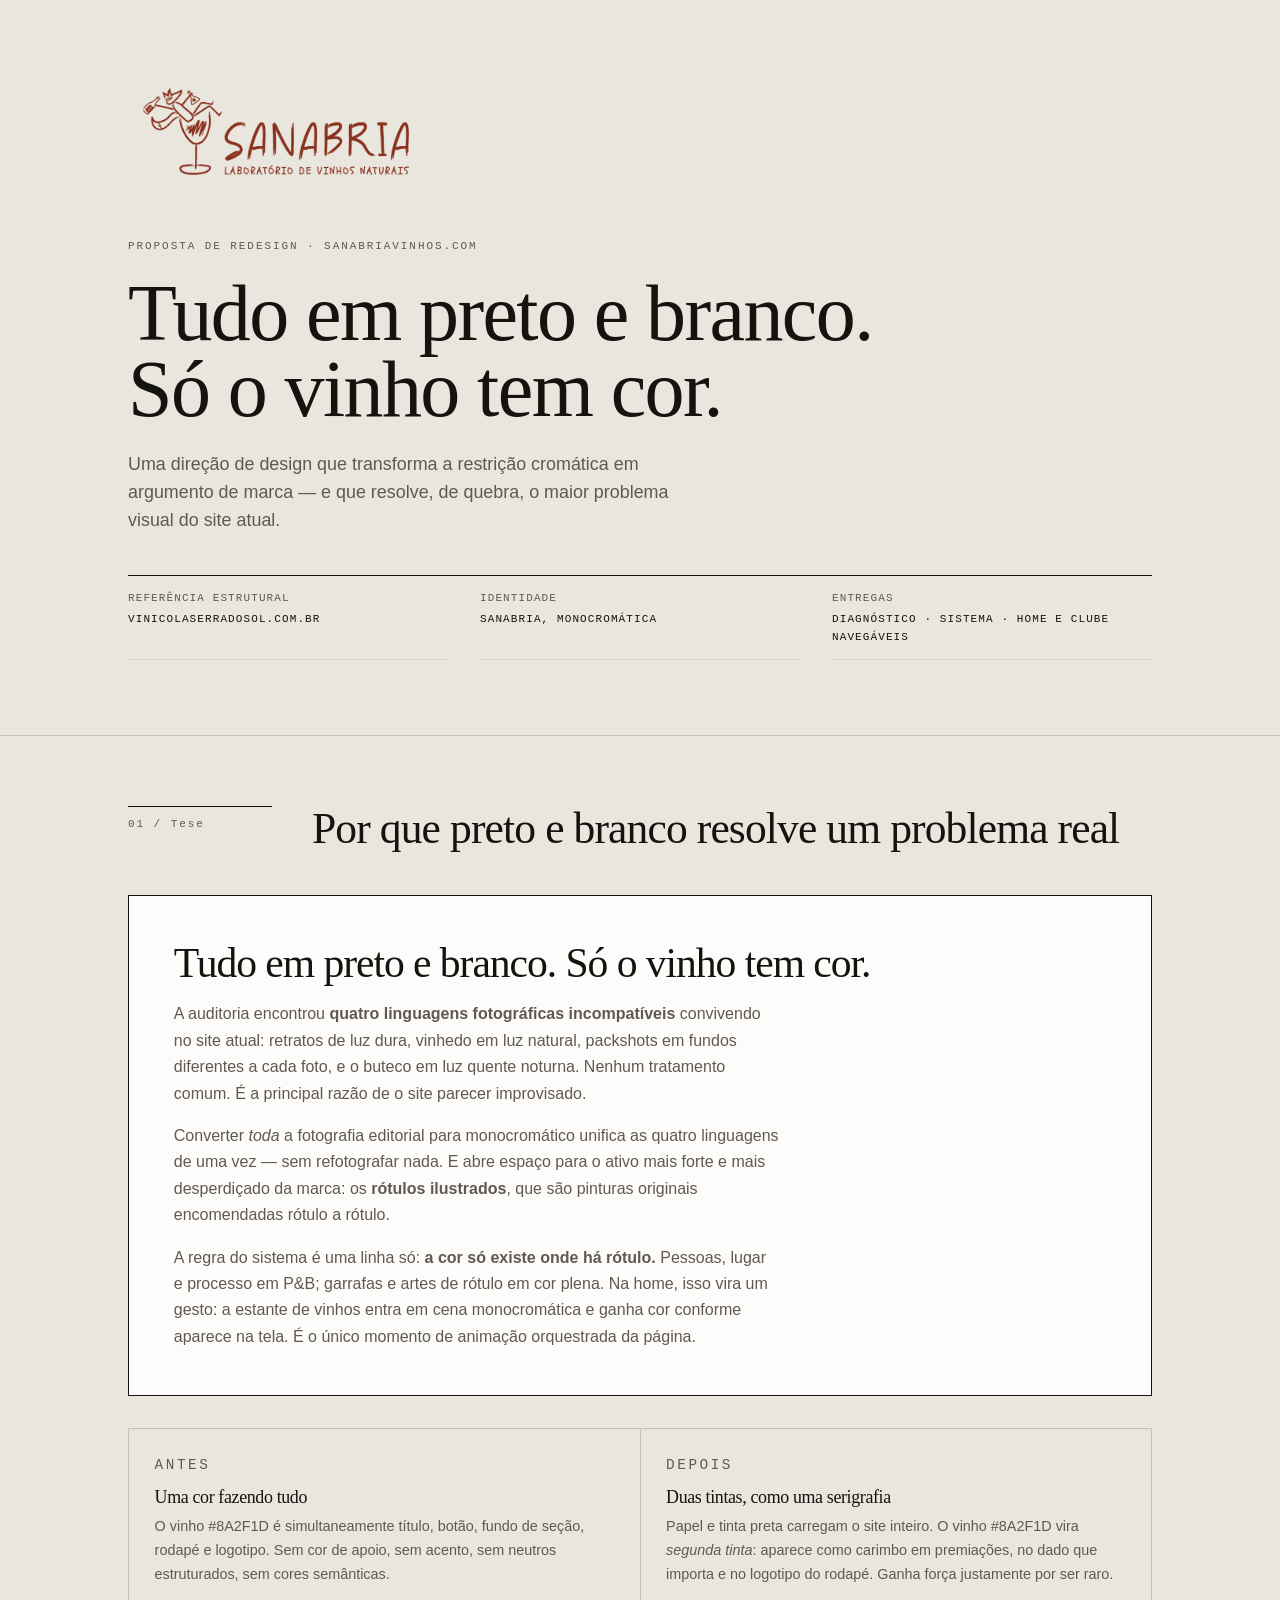
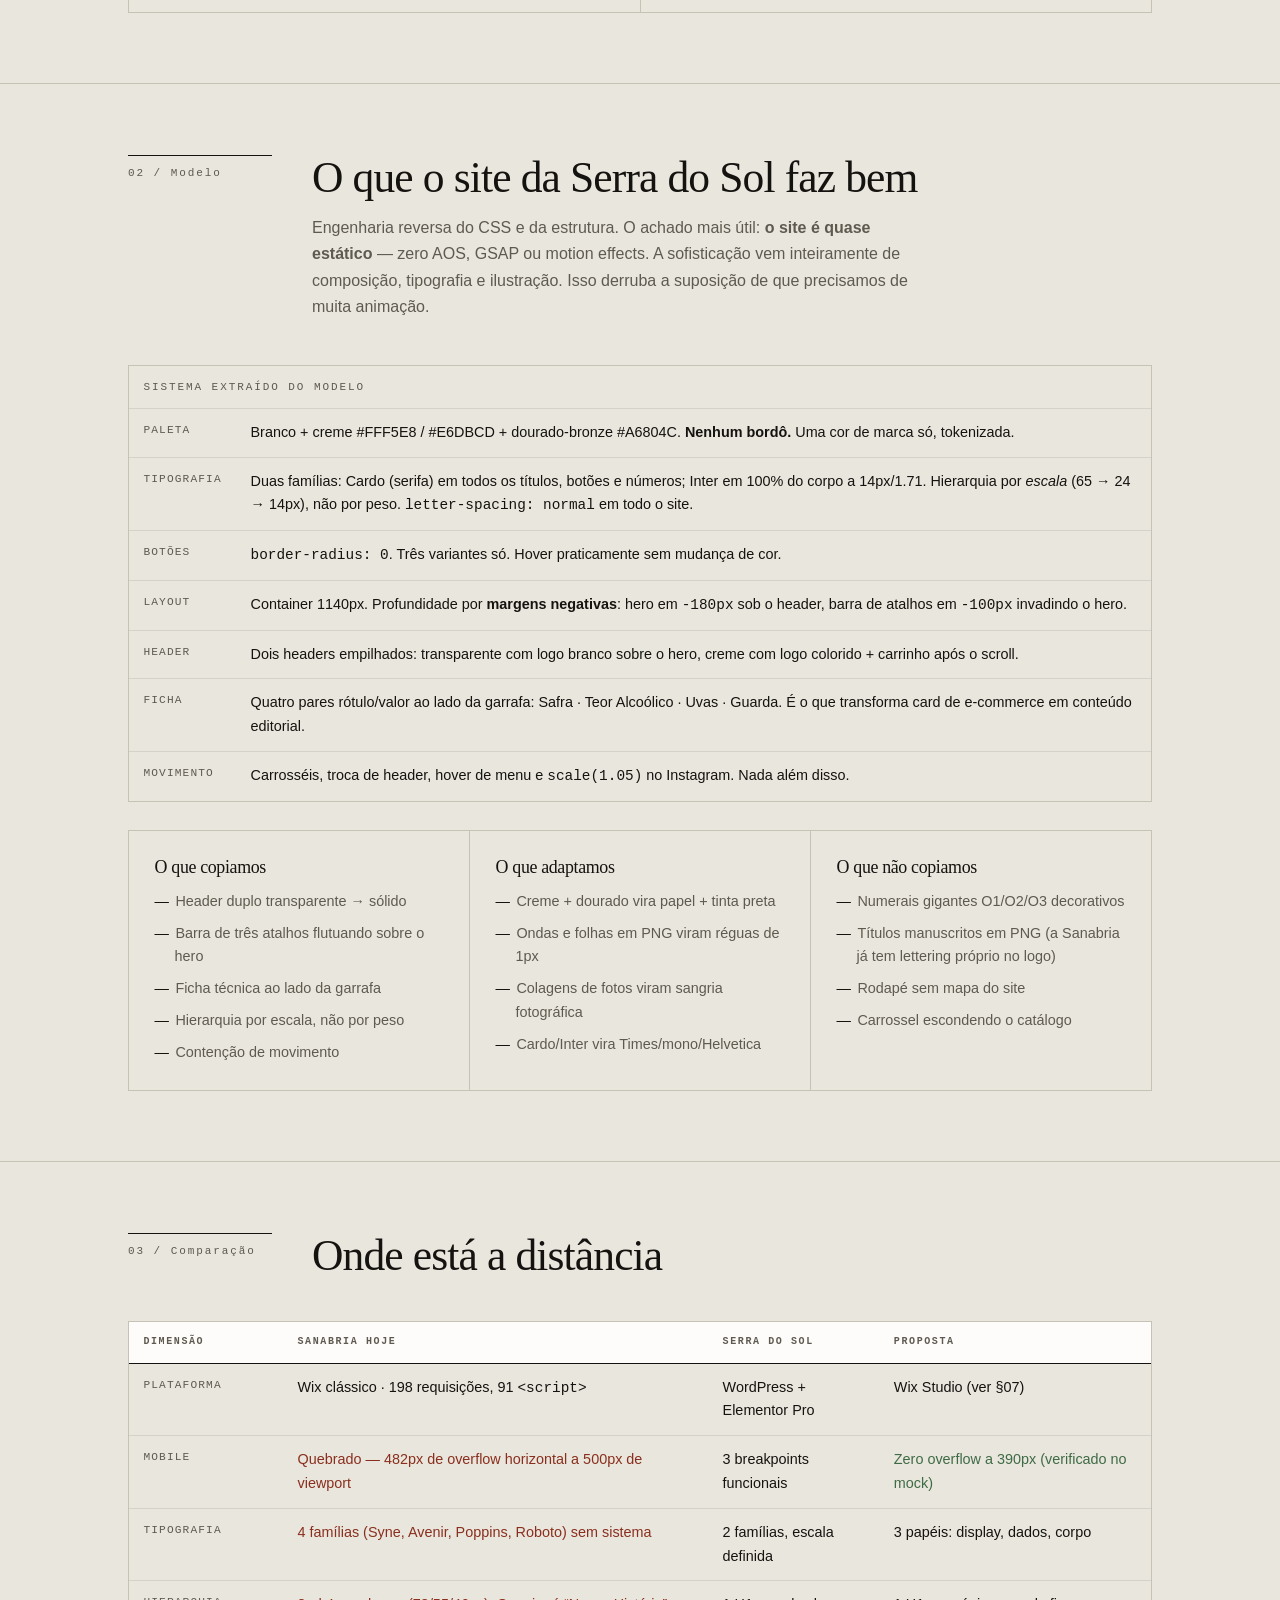
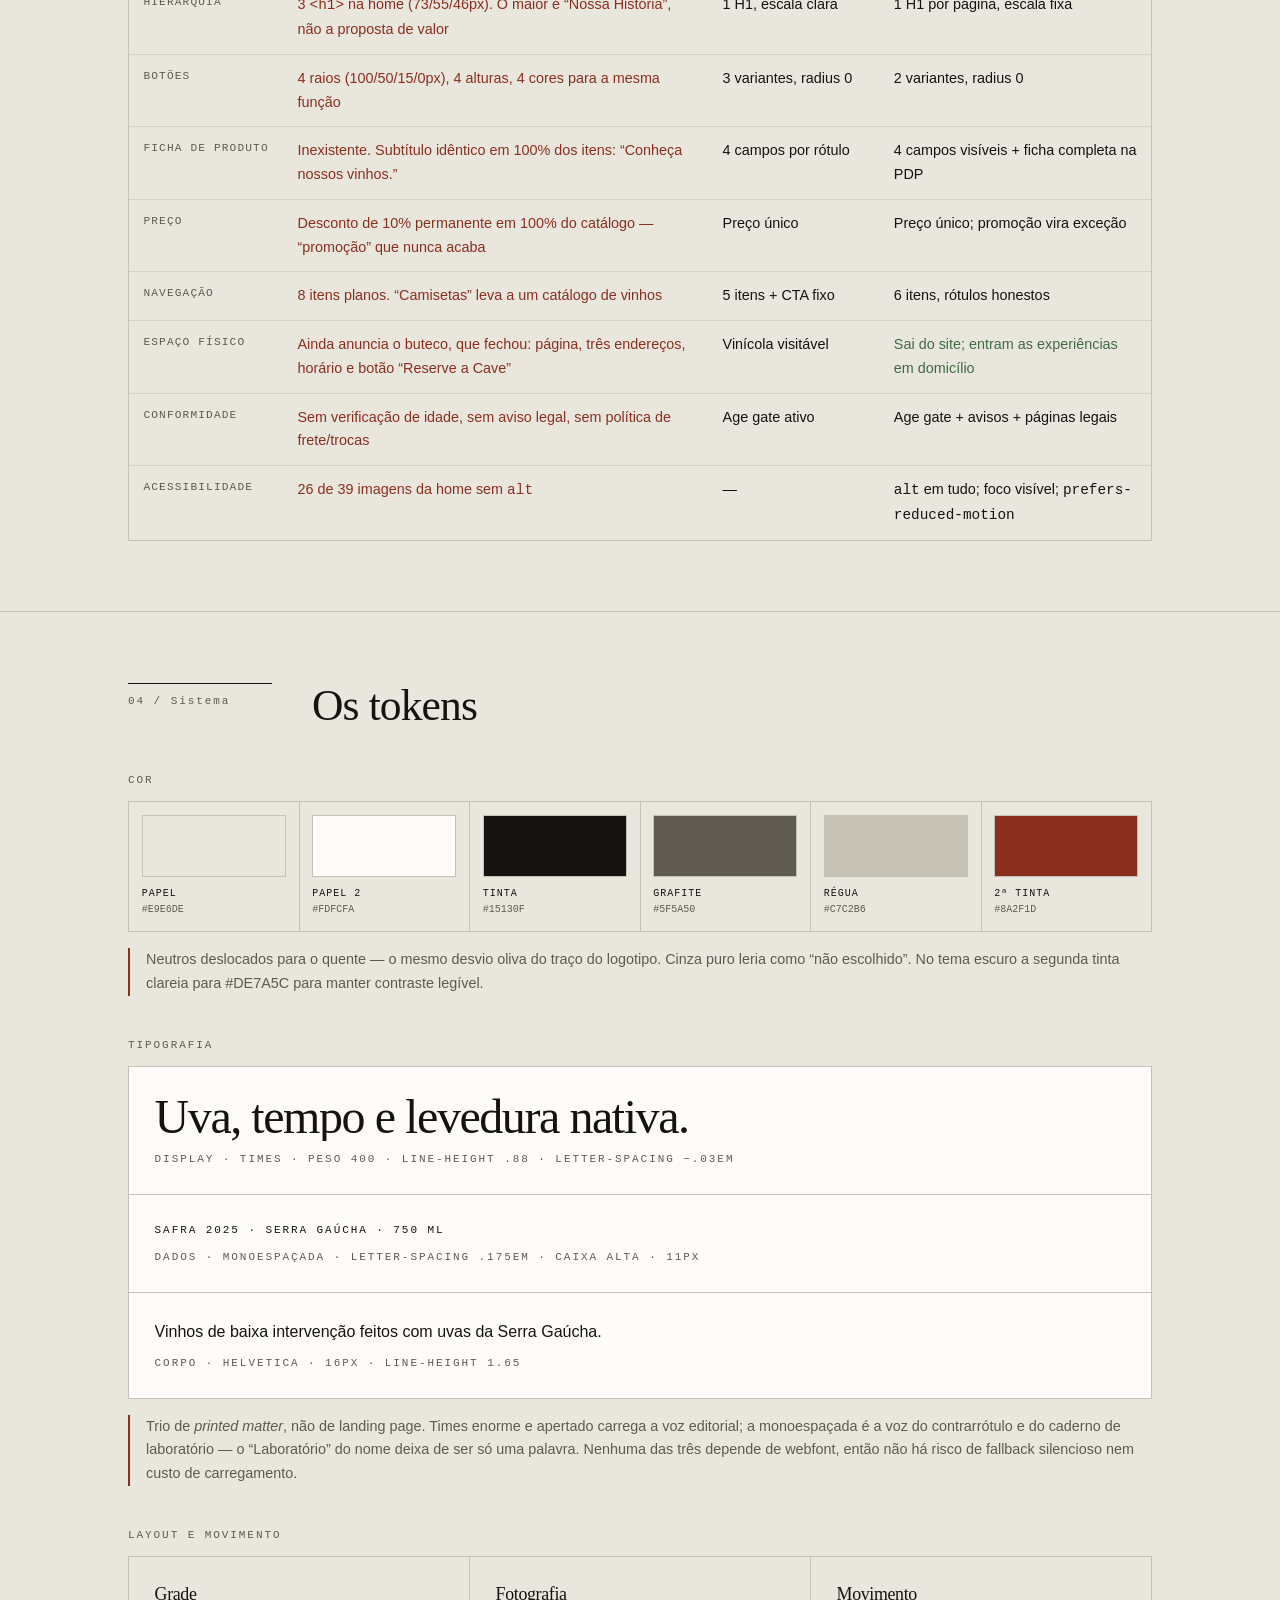
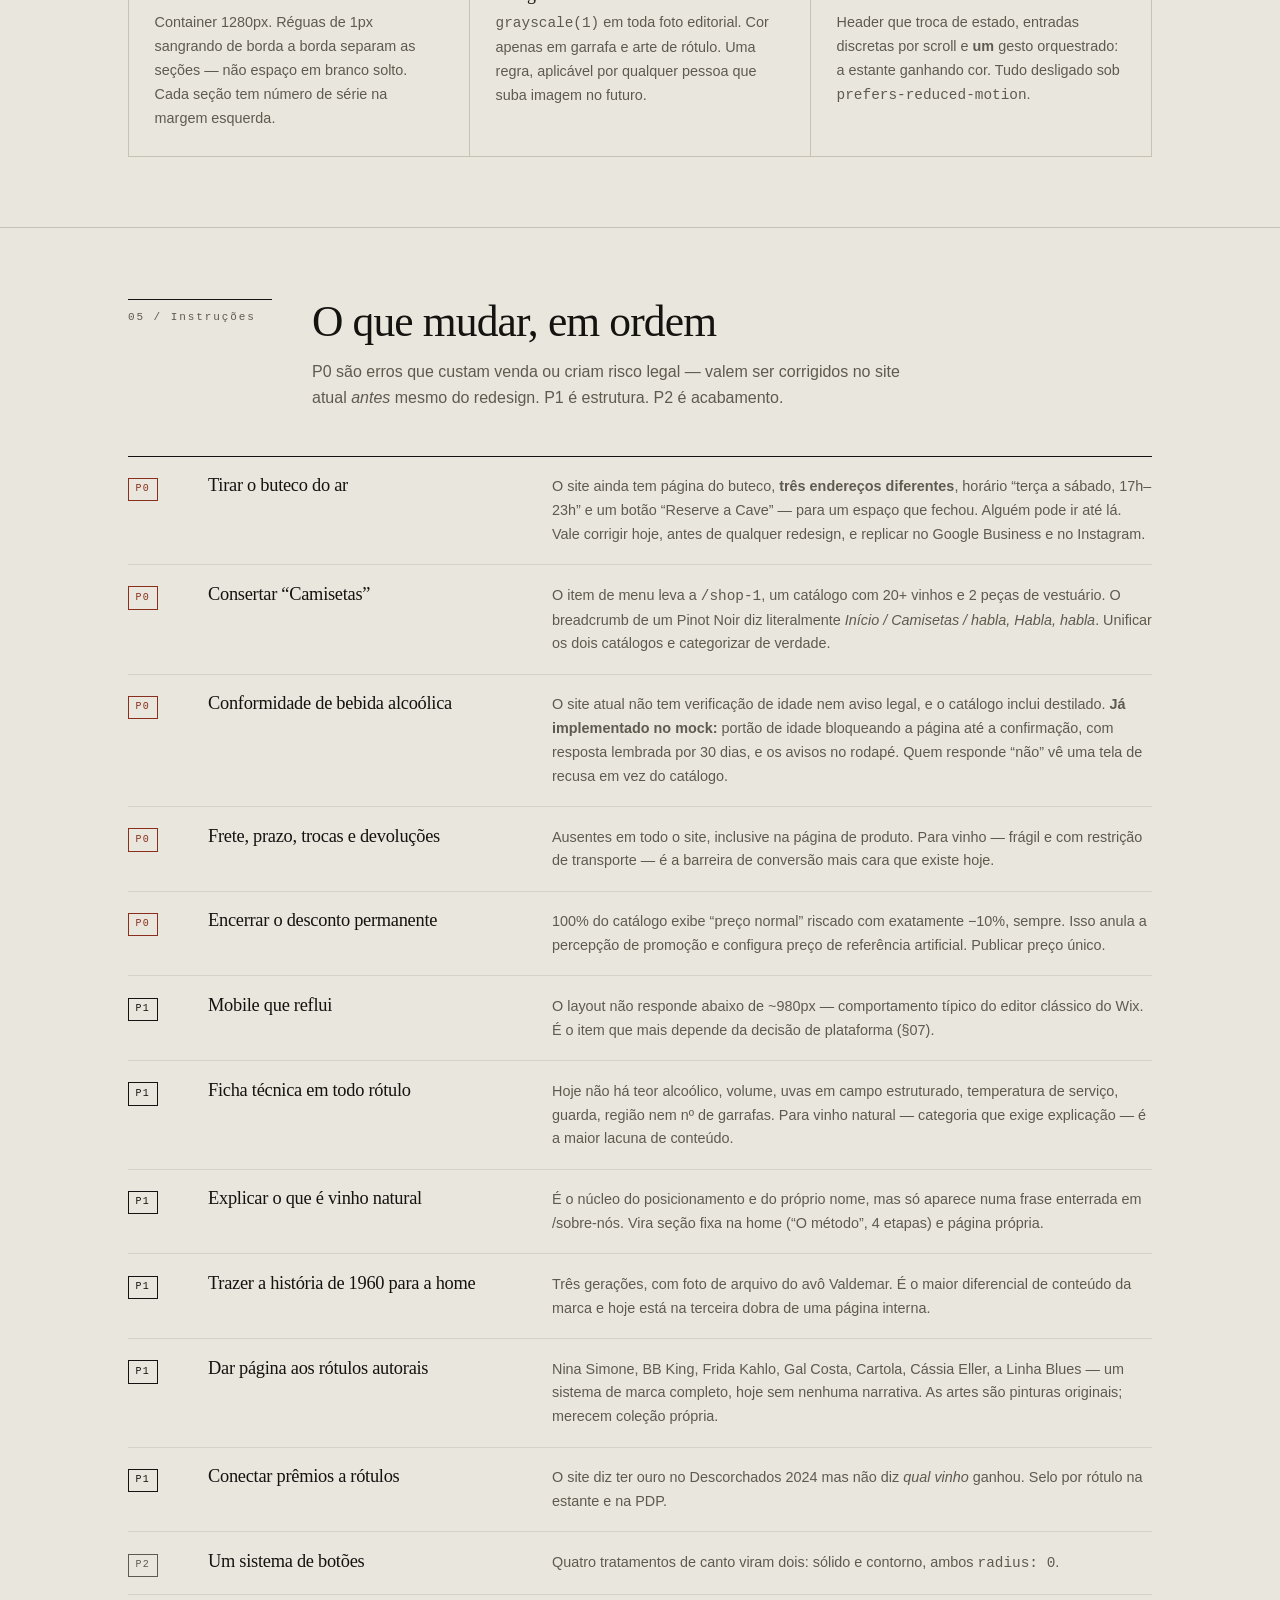
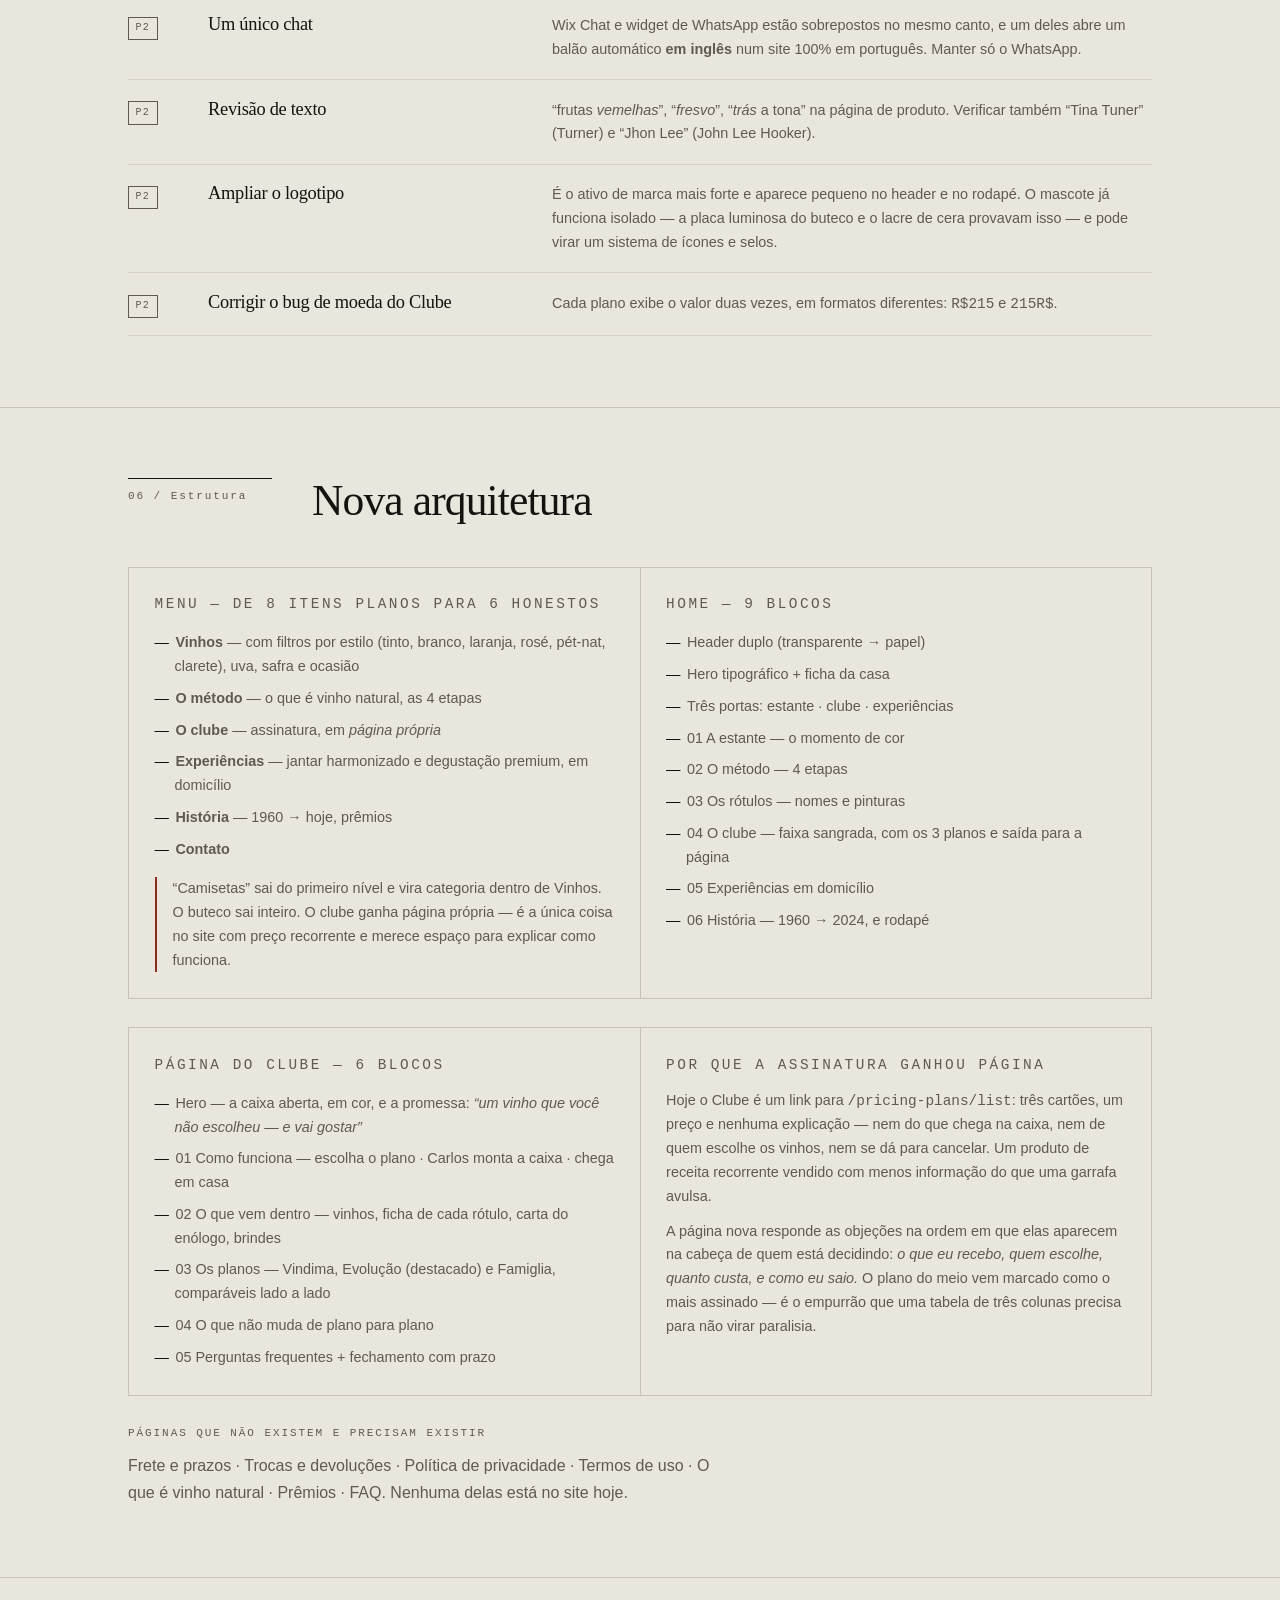
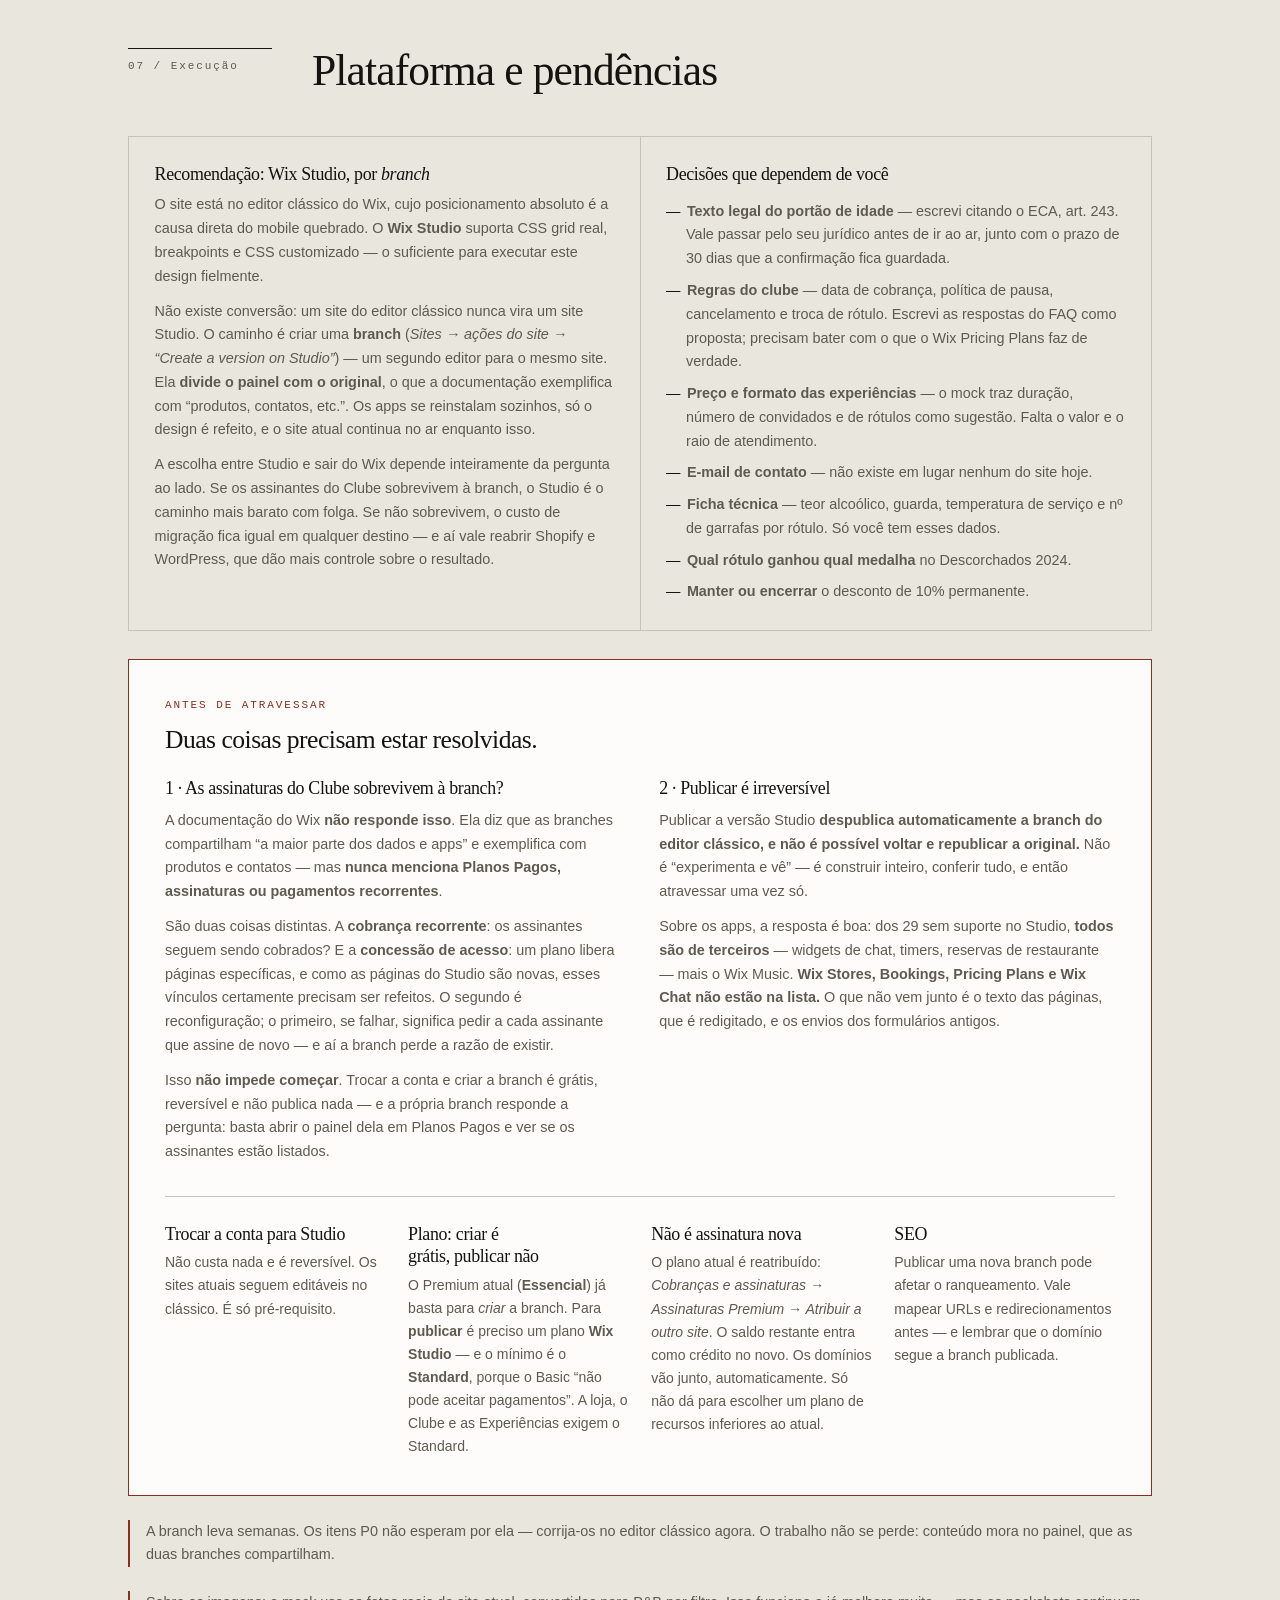
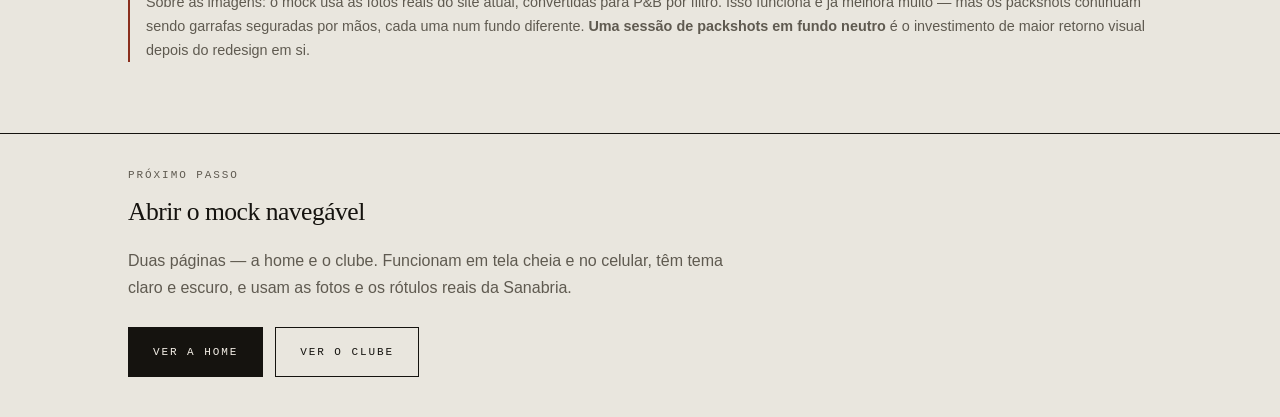
<file: docs/proposta.html>
<!doctype html>
<html lang="pt-BR">
<head>
<meta charset="utf-8">
<meta name="viewport" content="width=device-width, initial-scale=1">
<title>Sanabria — Proposta de redesign</title>
<meta name="description" content="Proposta de redesign para sanabriavinhos.com: diagnóstico do site atual, sistema de design e instruções priorizadas.">
<meta name="color-scheme" content="light dark">
<link rel="canonical" href="https://rneumann.me/sanabriavinhos/proposta.html">
<link rel="icon" href="img/favicon.png" type="image/png">
<link rel="apple-touch-icon" href="img/favicon.png">
<meta property="og:type" content="website">
<meta property="og:title" content="Sanabria — Proposta de redesign">
<meta property="og:description" content="Proposta de redesign para sanabriavinhos.com: diagnóstico do site atual, sistema de design e instruções priorizadas.">
<meta property="og:image" content="https://rneumann.me/sanabriavinhos/img/og.png">
<meta name="twitter:card" content="summary_large_image">
</head>
<body>
<style>
:root{
  --img-logo:url("img/logo.png");
}

/* Mesmo sistema do mock: proposta e protótipo se leem como uma peça só. */

:root{
  --bg:        #E9E6DE;
  --surface:   #FDFCFA;
  --surface-2: #DFDBD1;
  --fg:        #15130F;
  --fg-2:      #5F5A50;
  --rule:      #C7C2B6;
  --rule-soft: #D6D2C7;
  --stamp:     #8A2F1D;
  --on-stamp:  #F4EFE7;
  --ok:        #3F6B44;
  --logo-tint: none;
  --photo: grayscale(1) contrast(1.06) brightness(.98);

  --serif: "Times New Roman", Times, "Liberation Serif", serif;
  --mono:  ui-monospace, "SF Mono", SFMono-Regular, Menlo, Consolas, "Courier New", monospace;
  --sans:  "Helvetica Neue", Helvetica, Arial, "Liberation Sans", sans-serif;
  --wrap: 1120px;
  --pad: clamp(1.25rem, 4vw, 3rem);
}

@media (prefers-color-scheme: dark){
  :root:not([data-theme="light"]){
    --bg: #131210; --surface: #1B1917; --surface-2: #242119;
    --fg: #EAE7DF; --fg-2: #9A9488; --rule: #35322B; --rule-soft: #2A2722;
    --stamp: #DE7A5C; --on-stamp: #17140F; --ok: #86B78C;
    --logo-tint: brightness(1.7) saturate(.9);
    --photo: grayscale(1) contrast(1.02) brightness(.9);
  }
}
:root[data-theme="dark"]{
  --bg: #131210; --surface: #1B1917; --surface-2: #242119;
  --fg: #EAE7DF; --fg-2: #9A9488; --rule: #35322B; --rule-soft: #2A2722;
  --stamp: #DE7A5C; --on-stamp: #17140F; --ok: #86B78C;
  --logo-tint: brightness(1.7) saturate(.9);
  --photo: grayscale(1) contrast(1.02) brightness(.9);
}

*, *::before, *::after{ box-sizing: border-box; }

body{
  margin: 0;
  background: var(--bg);
  color: var(--fg);
  font-family: var(--sans);
  font-size: 1rem;
  line-height: 1.65;
  -webkit-font-smoothing: antialiased;
  overflow-x: hidden;
}

.wrap{ width: 100%; max-width: var(--wrap); margin-inline: auto; padding-inline: var(--pad); }

h1, h2, h3, h4{ font-family: var(--serif); font-weight: 400; letter-spacing: -.02em; text-wrap: balance; margin: 0; }
h1{ font-size: clamp(2.6rem, 6.4vw, 5rem); line-height: .95; }
h2{ font-size: clamp(1.9rem, 3.4vw, 2.9rem); line-height: 1.02; }
h3{ font-size: clamp(1.3rem, 2vw, 1.6rem); line-height: 1.15; }
h4{ font-size: 1.12rem; line-height: 1.25; }

p{ margin: 0; }
.stack > * + *{ margin-top: 1rem; }
.copy{ color: var(--fg-2); max-width: 68ch; }
.lede{ font-size: clamp(1.05rem, 1.4vw, 1.25rem); line-height: 1.55; color: var(--fg-2); max-width: 56ch; }

.lab{
  font-family: var(--mono); font-size: .6875rem; letter-spacing: .175em;
  text-transform: uppercase; color: var(--fg-2); margin: 0;
}
.num{ font-variant-numeric: tabular-nums; }

/* ---- seções ---- */
.sec{ border-top: 1px solid var(--rule); padding-block: clamp(2.75rem, 5.5vw, 4.75rem); }
.shead{ display: grid; gap: 1.25rem; margin-bottom: clamp(1.75rem, 3.5vw, 2.75rem); }
@media (min-width: 900px){ .shead{ grid-template-columns: 9rem minmax(0,1fr); gap: 2.5rem; align-items: start; } }
.shead-n{ font-family: var(--mono); font-size: .6875rem; letter-spacing: .175em; color: var(--fg-2); padding-top: .5rem; border-top: 1px solid var(--fg); }

/* ---- capa ---- */
.cover{ padding-block: clamp(2.5rem, 6vw, 5rem) clamp(2.5rem, 5vw, 4rem); }
.cover-logo{
  width: min(300px, 70%); aspect-ratio: 760/285;
  background-image: var(--img-logo); background-size: contain;
  background-repeat: no-repeat; background-position: left center;
  filter: var(--logo-tint); margin-bottom: clamp(2rem, 4vw, 3rem);
}
.cover-meta{
  display: grid; gap: .1rem 2rem; margin-top: 2.5rem;
  grid-template-columns: minmax(0,1fr);
  font-family: var(--mono); font-size: .6875rem; letter-spacing: .1em; text-transform: uppercase;
  border-top: 1px solid var(--fg);
}
@media (min-width: 700px){ .cover-meta{ grid-template-columns: repeat(3, minmax(0,1fr)); } }
.cover-meta div{ padding: .8rem 0; border-bottom: 1px solid var(--rule-soft); }
.cover-meta dt{ color: var(--fg-2); }
.cover-meta dd{ margin: .2rem 0 0; }

/* ---- tabelas ---- */
.tw{ overflow-x: auto; border: 1px solid var(--rule); }
table{ border-collapse: collapse; width: 100%; min-width: 640px; font-size: .9rem; }
th, td{ text-align: left; padding: .75rem .9rem; border-bottom: 1px solid var(--rule-soft); vertical-align: top; }
thead th{
  font-family: var(--mono); font-size: .625rem; letter-spacing: .16em; text-transform: uppercase;
  color: var(--fg-2); background: var(--surface); border-bottom: 1px solid var(--fg); white-space: nowrap;
}
tbody tr:last-child td{ border-bottom: 0; }
td.k{ font-family: var(--mono); font-size: .7rem; letter-spacing: .1em; text-transform: uppercase; color: var(--fg-2); white-space: nowrap; }
.bad{ color: var(--stamp); }
.good{ color: var(--ok); }

/* ---- cartões / listas ---- */
.grid{ display: grid; gap: 1px; background: var(--rule); border: 1px solid var(--rule); }
.g2{ grid-template-columns: minmax(0,1fr); }
@media (min-width: 720px){ .g2{ grid-template-columns: repeat(2, minmax(0,1fr)); } }
.g3{ grid-template-columns: minmax(0,1fr); }
@media (min-width: 640px){ .g3{ grid-template-columns: repeat(2, minmax(0,1fr)); } }
@media (min-width: 980px){ .g3{ grid-template-columns: repeat(3, minmax(0,1fr)); } }
.cell{ background: var(--bg); padding: clamp(1.1rem, 2vw, 1.6rem); }
.cell h4{ margin-bottom: .4rem; }
.cell p{ font-size: .9rem; color: var(--fg-2); }

/* ---- prioridades ---- */
.pri{ margin: 0; border-top: 1px solid var(--fg); }
.pri-row{ display: grid; grid-template-columns: minmax(0,1fr); gap: .35rem 1.5rem; padding: 1.1rem 0; border-bottom: 1px solid var(--rule-soft); }
@media (min-width: 800px){ .pri-row{ grid-template-columns: 3.5rem minmax(0, 20rem) minmax(0,1fr); align-items: baseline; } }
.pri-tag{
  font-family: var(--mono); font-size: .625rem; letter-spacing: .14em; text-transform: uppercase;
  border: 1px solid currentColor; padding: .15rem .4rem; justify-self: start; white-space: nowrap;
}
.p0{ color: var(--stamp); }
.p1{ color: var(--fg); }
.p2{ color: var(--fg-2); }
.pri-t{ font-family: var(--serif); font-size: 1.15rem; line-height: 1.2; letter-spacing: -.015em; }
.pri-row p{ font-size: .9rem; color: var(--fg-2); }

/* ---- amostras do sistema ---- */
.swatches{ display: grid; grid-template-columns: repeat(auto-fit, minmax(122px, 1fr)); gap: 1px; background: var(--rule); border: 1px solid var(--rule); }
.sw{ background: var(--bg); padding: .8rem; }
.sw-chip{ height: 62px; border: 1px solid var(--rule); }
.sw-n{ font-family: var(--mono); font-size: .625rem; letter-spacing: .1em; text-transform: uppercase; margin-top: .55rem; display: block; }
.sw-h{ font-family: var(--mono); font-size: .625rem; color: var(--fg-2); display: block; }

.spec{ border: 1px solid var(--rule); padding: clamp(1.1rem, 2vw, 1.7rem); background: var(--surface); }
.spec + .spec{ border-top: 0; }
.spec-eg{ display: block; margin-bottom: .6rem; overflow: hidden; text-overflow: ellipsis; white-space: nowrap; }
.eg-d{ font-family: var(--serif); font-size: clamp(2rem, 4vw, 3rem); line-height: 1; letter-spacing: -.03em; }
.eg-m{ font-family: var(--mono); font-size: .6875rem; letter-spacing: .175em; text-transform: uppercase; }
.eg-b{ font-family: var(--sans); font-size: 1rem; line-height: 1.6; }

/* ---- destaque ---- */
.thesis{
  border: 1px solid var(--fg);
  padding: clamp(1.5rem, 3.5vw, 3rem);
  background: var(--surface);
}
.thesis q{ font-family: var(--serif); font-size: clamp(1.6rem, 3.4vw, 2.6rem); line-height: 1.08; letter-spacing: -.025em; quotes: none; display: block; }

.cta{
  display: inline-flex; gap: .6rem; align-items: center;
  font-family: var(--mono); font-size: .6875rem; letter-spacing: .175em; text-transform: uppercase;
  text-decoration: none; color: var(--on-stamp); background: var(--fg);
  border: 1px solid var(--fg); padding: .95rem 1.5rem;
}
.cta:hover{ background: var(--stamp); border-color: var(--stamp); }
a{ color: var(--fg); text-underline-offset: 3px; }
a:focus-visible{ outline: 2px solid var(--stamp); outline-offset: 3px; }

.note{ border-left: 2px solid var(--stamp); padding-left: 1rem; font-size: .9rem; color: var(--fg-2); }

/* o aviso que não pode passar despercebido */
.warn{
  margin-top: 1.75rem;
  border: 1px solid var(--stamp);
  padding: clamp(1.3rem, 3vw, 2.25rem);
  background: var(--surface);
}
.warn-two{
  display: grid;
  grid-template-columns: minmax(0,1fr);
  gap: clamp(1.4rem, 3vw, 2.5rem);
}
@media (min-width: 820px){ .warn-two{ grid-template-columns: repeat(2, minmax(0,1fr)); } }
.warn-two h4{ margin-bottom: .6rem; }
.warn-two p{ font-size: .9rem; color: var(--fg-2); }
.warn-two p + p{ margin-top: .7rem; }

.warn-grid{
  display: grid;
  grid-template-columns: minmax(0,1fr);
  gap: 1.4rem;
  margin-top: clamp(1.4rem, 3vw, 2rem);
  padding-top: clamp(1.2rem, 2.5vw, 1.6rem);
  border-top: 1px solid var(--rule);
}
@media (min-width: 640px){ .warn-grid{ grid-template-columns: repeat(2, minmax(0,1fr)); } }
@media (min-width: 1000px){ .warn-grid{ grid-template-columns: repeat(4, minmax(0,1fr)); } }
.warn-grid h4{ margin-bottom: .4rem; }
.warn-grid p{ font-size: .875rem; color: var(--fg-2); }

.shot{
  border: 1px solid var(--rule);
  aspect-ratio: 16/9;
  background-size: cover; background-position: center;
}
.mono-photo{ filter: var(--photo); }

/* Recuo pendente em fluxo inline: um grid aqui quebraria a linha em itens
   separados sempre que houvesse <strong> ou <span> no meio do texto. */
ul.plain{ list-style: none; margin: 0; padding: 0; display: grid; gap: .5rem; font-size: .9rem; color: var(--fg-2); }
ul.plain li{ padding-left: 1.25rem; text-indent: -1.25rem; }
ul.plain li::before{ content: "—"; color: var(--fg); margin-right: .4rem; }

footer.end{ border-top: 1px solid var(--fg); padding-block: 2rem 3rem; }
</style>

<script>
/* Troca de tema por URL: ?tema=claro | ?tema=escuro | ?tema=sistema
   Existe para apresentar as duas versões sem mexer na preferência da máquina.
   Roda durante o parse, antes da primeira pintura, então a página já nasce
   no tema certo — sem piscar do claro para o escuro.
   Fica na sessão do navegador, então vale ao navegar entre as páginas. */
(function () {
  var CHAVE = 'sanabria:tema';
  try {
    var m = /[?&]tema=([a-z]+)/i.exec(location.search);
    var escolha = null;

    if (m) {
      var v = m[1].toLowerCase();
      if (v === 'claro' || v === 'light')       escolha = 'light';
      else if (v === 'escuro' || v === 'dark')  escolha = 'dark';
      else                                      escolha = 'sistema';
      if (escolha === 'sistema') sessionStorage.removeItem(CHAVE);
      else sessionStorage.setItem(CHAVE, escolha);
    } else {
      escolha = sessionStorage.getItem(CHAVE);
    }

    if (escolha === 'light' || escolha === 'dark') {
      document.documentElement.setAttribute('data-theme', escolha);
    }
  } catch (e) { /* sessionStorage bloqueado: segue o tema do sistema */ }
})();
</script>

<div class="wrap cover">
  <div class="cover-logo" role="img" aria-label="Sanabria — Laboratório de Vinhos Naturais"></div>
  <p class="lab">Proposta de redesign · sanabriavinhos.com</p>
  <h1 style="margin:1.25rem 0 1.5rem;">Tudo em preto e&nbsp;branco.<br>Só o vinho tem&nbsp;cor.</h1>
  <p class="lede">Uma direção de design que transforma a restrição cromática em argumento de marca — e que resolve, de quebra, o maior problema visual do site atual.</p>

  <dl class="cover-meta">
    <div><dt>Referência estrutural</dt><dd>vinicolaserradosol.com.br</dd></div>
    <div><dt>Identidade</dt><dd>Sanabria, monocromática</dd></div>
    <div><dt>Entregas</dt><dd>Diagnóstico · Sistema · Home e clube navegáveis</dd></div>
  </dl>
</div>

<!-- =========================================================== -->
<section class="sec">
  <div class="wrap">
    <div class="shead">
      <p class="shead-n">01 / Tese</p>
      <div>
        <h2>Por que preto e branco resolve um problema real</h2>
      </div>
    </div>

    <div class="thesis stack">
      <q>Tudo em preto e branco. Só o vinho tem cor.</q>
      <p class="copy">A auditoria encontrou <strong>quatro linguagens fotográficas incompatíveis</strong> convivendo no site atual: retratos de luz dura, vinhedo em luz natural, packshots em fundos diferentes a cada foto, e o buteco em luz quente noturna. Nenhum tratamento comum. É a principal razão de o site parecer improvisado.</p>
      <p class="copy">Converter <em>toda</em> a fotografia editorial para monocromático unifica as quatro linguagens de uma vez — sem refotografar nada. E abre espaço para o ativo mais forte e mais desperdiçado da marca: os <strong>rótulos ilustrados</strong>, que são pinturas originais encomendadas rótulo a rótulo.</p>
      <p class="copy">A regra do sistema é uma linha só: <strong>a cor só existe onde há rótulo.</strong> Pessoas, lugar e processo em P&amp;B; garrafas e artes de rótulo em cor plena. Na home, isso vira um gesto: a estante de vinhos entra em cena monocromática e ganha cor conforme aparece na tela. É o único momento de animação orquestrada da página.</p>
    </div>

    <div class="grid g2" style="margin-top:2rem;">
      <div class="cell">
        <p class="lab">Antes</p>
        <h4 style="margin-top:.5rem;">Uma cor fazendo tudo</h4>
        <p>O vinho <span class="num">#8A2F1D</span> é simultaneamente título, botão, fundo de seção, rodapé e logotipo. Sem cor de apoio, sem acento, sem neutros estruturados, sem cores semânticas.</p>
      </div>
      <div class="cell">
        <p class="lab">Depois</p>
        <h4 style="margin-top:.5rem;">Duas tintas, como uma serigrafia</h4>
        <p>Papel e tinta preta carregam o site inteiro. O vinho <span class="num">#8A2F1D</span> vira <em>segunda tinta</em>: aparece como carimbo em premiações, no dado que importa e no logotipo do rodapé. Ganha força justamente por ser raro.</p>
      </div>
    </div>
  </div>
</section>

<!-- =========================================================== -->
<section class="sec">
  <div class="wrap">
    <div class="shead">
      <p class="shead-n">02 / Modelo</p>
      <div>
        <h2>O que o site da Serra do Sol faz bem</h2>
        <p class="copy" style="margin-top:1rem;">Engenharia reversa do CSS e da estrutura. O achado mais útil: <strong>o site é quase estático</strong> — zero AOS, GSAP ou motion effects. A sofisticação vem inteiramente de composição, tipografia e ilustração. Isso derruba a suposição de que precisamos de muita animação.</p>
      </div>
    </div>

    <div class="tw">
      <table>
        <caption class="lab" style="text-align:left; padding:.75rem .9rem; border-bottom:1px solid var(--rule-soft);">Sistema extraído do modelo</caption>
        <tbody>
          <tr><td class="k">Paleta</td><td>Branco + creme <span class="num">#FFF5E8</span> / <span class="num">#E6DBCD</span> + dourado-bronze <span class="num">#A6804C</span>. <strong>Nenhum bordô.</strong> Uma cor de marca só, tokenizada.</td></tr>
          <tr><td class="k">Tipografia</td><td>Duas famílias: Cardo (serifa) em todos os títulos, botões e números; Inter em 100% do corpo a 14px/1.71. Hierarquia por <em>escala</em> (65 → 24 → 14px), não por peso. <code>letter-spacing: normal</code> em todo o site.</td></tr>
          <tr><td class="k">Botões</td><td><code>border-radius: 0</code>. Três variantes só. Hover praticamente sem mudança de cor.</td></tr>
          <tr><td class="k">Layout</td><td>Container 1140px. Profundidade por <strong>margens negativas</strong>: hero em <code>-180px</code> sob o header, barra de atalhos em <code>-100px</code> invadindo o hero.</td></tr>
          <tr><td class="k">Header</td><td>Dois headers empilhados: transparente com logo branco sobre o hero, creme com logo colorido + carrinho após o scroll.</td></tr>
          <tr><td class="k">Ficha</td><td>Quatro pares rótulo/valor ao lado da garrafa: Safra · Teor Alcoólico · Uvas · Guarda. É o que transforma card de e-commerce em conteúdo editorial.</td></tr>
          <tr><td class="k">Movimento</td><td>Carrosséis, troca de header, hover de menu e <code>scale(1.05)</code> no Instagram. Nada além disso.</td></tr>
        </tbody>
      </table>
    </div>

    <div class="grid g3" style="margin-top:1.75rem;">
      <div class="cell">
        <h4>O que copiamos</h4>
        <ul class="plain" style="margin-top:.7rem;">
          <li>Header duplo transparente → sólido</li>
          <li>Barra de três atalhos flutuando sobre o hero</li>
          <li>Ficha técnica ao lado da garrafa</li>
          <li>Hierarquia por escala, não por peso</li>
          <li>Contenção de movimento</li>
        </ul>
      </div>
      <div class="cell">
        <h4>O que adaptamos</h4>
        <ul class="plain" style="margin-top:.7rem;">
          <li>Creme + dourado vira papel + tinta preta</li>
          <li>Ondas e folhas em PNG viram réguas de 1px</li>
          <li>Colagens de fotos viram sangria fotográfica</li>
          <li>Cardo/Inter vira Times/mono/Helvetica</li>
        </ul>
      </div>
      <div class="cell">
        <h4>O que não copiamos</h4>
        <ul class="plain" style="margin-top:.7rem;">
          <li>Numerais gigantes <span class="num">O1/O2/O3</span> decorativos</li>
          <li>Títulos manuscritos em PNG (a Sanabria já tem lettering próprio no logo)</li>
          <li>Rodapé sem mapa do site</li>
          <li>Carrossel escondendo o catálogo</li>
        </ul>
      </div>
    </div>
  </div>
</section>

<!-- =========================================================== -->
<section class="sec">
  <div class="wrap">
    <div class="shead">
      <p class="shead-n">03 / Comparação</p>
      <div><h2>Onde está a distância</h2></div>
    </div>

    <div class="tw">
      <table>
        <thead>
          <tr><th>Dimensão</th><th>Sanabria hoje</th><th>Serra do Sol</th><th>Proposta</th></tr>
        </thead>
        <tbody>
          <tr>
            <td class="k">Plataforma</td>
            <td>Wix clássico · 198 requisições, 91 <code>&lt;script&gt;</code></td>
            <td>WordPress + Elementor Pro</td>
            <td>Wix Studio (ver §07)</td>
          </tr>
          <tr>
            <td class="k">Mobile</td>
            <td class="bad">Quebrado — <span class="num">482px</span> de overflow horizontal a 500px de viewport</td>
            <td>3 breakpoints funcionais</td>
            <td class="good">Zero overflow a 390px (verificado no mock)</td>
          </tr>
          <tr>
            <td class="k">Tipografia</td>
            <td class="bad">4 famílias (Syne, Avenir, Poppins, Roboto) sem sistema</td>
            <td>2 famílias, escala definida</td>
            <td>3 papéis: display, dados, corpo</td>
          </tr>
          <tr>
            <td class="k">Hierarquia</td>
            <td class="bad">3 <code>&lt;h1&gt;</code> na home (73/55/46px). O maior é “Nossa História”, não a proposta de valor</td>
            <td>1 H1, escala clara</td>
            <td>1 H1 por página, escala fixa</td>
          </tr>
          <tr>
            <td class="k">Botões</td>
            <td class="bad">4 raios (100/50/15/0px), 4 alturas, 4 cores para a mesma função</td>
            <td>3 variantes, radius 0</td>
            <td>2 variantes, radius 0</td>
          </tr>
          <tr>
            <td class="k">Ficha de produto</td>
            <td class="bad">Inexistente. Subtítulo idêntico em 100% dos itens: “Conheça nossos vinhos.”</td>
            <td>4 campos por rótulo</td>
            <td>4 campos visíveis + ficha completa na PDP</td>
          </tr>
          <tr>
            <td class="k">Preço</td>
            <td class="bad">Desconto de 10% permanente em 100% do catálogo — “promoção” que nunca acaba</td>
            <td>Preço único</td>
            <td>Preço único; promoção vira exceção</td>
          </tr>
          <tr>
            <td class="k">Navegação</td>
            <td class="bad">8 itens planos. “Camisetas” leva a um catálogo de vinhos</td>
            <td>5 itens + CTA fixo</td>
            <td>6 itens, rótulos honestos</td>
          </tr>
          <tr>
            <td class="k">Espaço físico</td>
            <td class="bad">Ainda anuncia o buteco, que fechou: página, três endereços, horário e botão “Reserve a Cave”</td>
            <td>Vinícola visitável</td>
            <td class="good">Sai do site; entram as experiências em domicílio</td>
          </tr>
          <tr>
            <td class="k">Conformidade</td>
            <td class="bad">Sem verificação de idade, sem aviso legal, sem política de frete/trocas</td>
            <td>Age gate ativo</td>
            <td>Age gate + avisos + páginas legais</td>
          </tr>
          <tr>
            <td class="k">Acessibilidade</td>
            <td class="bad">26 de 39 imagens da home sem <code>alt</code></td>
            <td>—</td>
            <td><code>alt</code> em tudo; foco visível; <code>prefers-reduced-motion</code></td>
          </tr>
        </tbody>
      </table>
    </div>
  </div>
</section>

<!-- =========================================================== -->
<section class="sec">
  <div class="wrap">
    <div class="shead">
      <p class="shead-n">04 / Sistema</p>
      <div><h2>Os tokens</h2></div>
    </div>

    <p class="lab">Cor</p>
    <div class="swatches" style="margin-top:.75rem;">
      <div class="sw"><div class="sw-chip" style="background:#E9E6DE;"></div><span class="sw-n">Papel</span><span class="sw-h">#E9E6DE</span></div>
      <div class="sw"><div class="sw-chip" style="background:#FDFCFA;"></div><span class="sw-n">Papel 2</span><span class="sw-h">#FDFCFA</span></div>
      <div class="sw"><div class="sw-chip" style="background:#15130F;"></div><span class="sw-n">Tinta</span><span class="sw-h">#15130F</span></div>
      <div class="sw"><div class="sw-chip" style="background:#5F5A50;"></div><span class="sw-n">Grafite</span><span class="sw-h">#5F5A50</span></div>
      <div class="sw"><div class="sw-chip" style="background:#C7C2B6;"></div><span class="sw-n">Régua</span><span class="sw-h">#C7C2B6</span></div>
      <div class="sw"><div class="sw-chip" style="background:#8A2F1D;"></div><span class="sw-n">2ª tinta</span><span class="sw-h">#8A2F1D</span></div>
    </div>
    <p class="note" style="margin-top:1rem;">Neutros deslocados para o quente — o mesmo desvio oliva do traço do logotipo. Cinza puro leria como “não escolhido”. No tema escuro a segunda tinta clareia para <span class="num">#DE7A5C</span> para manter contraste legível.</p>

    <p class="lab" style="margin-top:2.5rem;">Tipografia</p>
    <div style="margin-top:.75rem;">
      <div class="spec">
        <span class="spec-eg eg-d">Uva, tempo e levedura nativa.</span>
        <p class="lab">Display · Times · peso 400 · <code>line-height .88</code> · <code>letter-spacing −.03em</code></p>
      </div>
      <div class="spec">
        <span class="spec-eg eg-m">Safra 2025 · Serra Gaúcha · 750 ml</span>
        <p class="lab">Dados · monoespaçada · <code>letter-spacing .175em</code> · caixa alta · 11px</p>
      </div>
      <div class="spec">
        <span class="spec-eg eg-b">Vinhos de baixa intervenção feitos com uvas da Serra Gaúcha.</span>
        <p class="lab">Corpo · Helvetica · 16px · <code>line-height 1.65</code></p>
      </div>
    </div>
    <p class="note" style="margin-top:1rem;">Trio de <em>printed matter</em>, não de landing page. Times enorme e apertado carrega a voz editorial; a monoespaçada é a voz do contrarrótulo e do caderno de laboratório — o “Laboratório” do nome deixa de ser só uma palavra. Nenhuma das três depende de webfont, então não há risco de fallback silencioso nem custo de carregamento.</p>

    <p class="lab" style="margin-top:2.5rem;">Layout e movimento</p>
    <div class="grid g3" style="margin-top:.75rem;">
      <div class="cell"><h4>Grade</h4><p>Container 1280px. Réguas de 1px sangrando de borda a borda separam as seções — não espaço em branco solto. Cada seção tem número de série na margem esquerda.</p></div>
      <div class="cell"><h4>Fotografia</h4><p><code>grayscale(1)</code> em toda foto editorial. Cor apenas em garrafa e arte de rótulo. Uma regra, aplicável por qualquer pessoa que suba imagem no futuro.</p></div>
      <div class="cell"><h4>Movimento</h4><p>Header que troca de estado, entradas discretas por scroll e <strong>um</strong> gesto orquestrado: a estante ganhando cor. Tudo desligado sob <code>prefers-reduced-motion</code>.</p></div>
    </div>
  </div>
</section>

<!-- =========================================================== -->
<section class="sec">
  <div class="wrap">
    <div class="shead">
      <p class="shead-n">05 / Instruções</p>
      <div>
        <h2>O que mudar, em ordem</h2>
        <p class="copy" style="margin-top:1rem;">P0 são erros que custam venda ou criam risco legal — valem ser corrigidos no site atual <em>antes</em> mesmo do redesign. P1 é estrutura. P2 é acabamento.</p>
      </div>
    </div>

    <div class="pri">
      <div class="pri-row">
        <span class="pri-tag p0">P0</span>
        <span class="pri-t">Tirar o buteco do ar</span>
        <p>O site ainda tem página do buteco, <strong>três endereços diferentes</strong>, horário “terça a sábado, 17h–23h” e um botão “Reserve a Cave” — para um espaço que fechou. Alguém pode ir até lá. Vale corrigir hoje, antes de qualquer redesign, e replicar no Google Business e no Instagram.</p>
      </div>
      <div class="pri-row">
        <span class="pri-tag p0">P0</span>
        <span class="pri-t">Consertar “Camisetas”</span>
        <p>O item de menu leva a <code>/shop-1</code>, um catálogo com 20+ vinhos e 2 peças de vestuário. O breadcrumb de um Pinot Noir diz literalmente <em>Início / Camisetas / habla, Habla, habla</em>. Unificar os dois catálogos e categorizar de verdade.</p>
      </div>
      <div class="pri-row">
        <span class="pri-tag p0">P0</span>
        <span class="pri-t">Conformidade de bebida alcoólica</span>
        <p>O site atual não tem verificação de idade nem aviso legal, e o catálogo inclui destilado. <strong>Já implementado no mock:</strong> portão de idade bloqueando a página até a confirmação, com resposta lembrada por 30 dias, e os avisos no rodapé. Quem responde “não” vê uma tela de recusa em vez do catálogo.</p>
      </div>
      <div class="pri-row">
        <span class="pri-tag p0">P0</span>
        <span class="pri-t">Frete, prazo, trocas e devoluções</span>
        <p>Ausentes em todo o site, inclusive na página de produto. Para vinho — frágil e com restrição de transporte — é a barreira de conversão mais cara que existe hoje.</p>
      </div>
      <div class="pri-row">
        <span class="pri-tag p0">P0</span>
        <span class="pri-t">Encerrar o desconto permanente</span>
        <p>100% do catálogo exibe “preço normal” riscado com exatamente −10%, sempre. Isso anula a percepção de promoção e configura preço de referência artificial. Publicar preço único.</p>
      </div>

      <div class="pri-row">
        <span class="pri-tag p1">P1</span>
        <span class="pri-t">Mobile que reflui</span>
        <p>O layout não responde abaixo de ~980px — comportamento típico do editor clássico do Wix. É o item que mais depende da decisão de plataforma (§07).</p>
      </div>
      <div class="pri-row">
        <span class="pri-tag p1">P1</span>
        <span class="pri-t">Ficha técnica em todo rótulo</span>
        <p>Hoje não há teor alcoólico, volume, uvas em campo estruturado, temperatura de serviço, guarda, região nem nº de garrafas. Para vinho natural — categoria que exige explicação — é a maior lacuna de conteúdo.</p>
      </div>
      <div class="pri-row">
        <span class="pri-tag p1">P1</span>
        <span class="pri-t">Explicar o que é vinho natural</span>
        <p>É o núcleo do posicionamento e do próprio nome, mas só aparece numa frase enterrada em /sobre-nós. Vira seção fixa na home (“O método”, 4 etapas) e página própria.</p>
      </div>
      <div class="pri-row">
        <span class="pri-tag p1">P1</span>
        <span class="pri-t">Trazer a história de 1960 para a home</span>
        <p>Três gerações, com foto de arquivo do avô Valdemar. É o maior diferencial de conteúdo da marca e hoje está na terceira dobra de uma página interna.</p>
      </div>
      <div class="pri-row">
        <span class="pri-tag p1">P1</span>
        <span class="pri-t">Dar página aos rótulos autorais</span>
        <p>Nina Simone, BB King, Frida Kahlo, Gal Costa, Cartola, Cássia Eller, a Linha Blues — um sistema de marca completo, hoje sem nenhuma narrativa. As artes são pinturas originais; merecem coleção própria.</p>
      </div>
      <div class="pri-row">
        <span class="pri-tag p1">P1</span>
        <span class="pri-t">Conectar prêmios a rótulos</span>
        <p>O site diz ter ouro no Descorchados 2024 mas não diz <em>qual vinho</em> ganhou. Selo por rótulo na estante e na PDP.</p>
      </div>

      <div class="pri-row">
        <span class="pri-tag p2">P2</span>
        <span class="pri-t">Um sistema de botões</span>
        <p>Quatro tratamentos de canto viram dois: sólido e contorno, ambos <code>radius: 0</code>.</p>
      </div>
      <div class="pri-row">
        <span class="pri-tag p2">P2</span>
        <span class="pri-t">Um único chat</span>
        <p>Wix Chat e widget de WhatsApp estão sobrepostos no mesmo canto, e um deles abre um balão automático <strong>em inglês</strong> num site 100% em português. Manter só o WhatsApp.</p>
      </div>
      <div class="pri-row">
        <span class="pri-tag p2">P2</span>
        <span class="pri-t">Revisão de texto</span>
        <p>“frutas <em>vemelhas</em>”, “<em>fresvo</em>”, “<em>trás</em> a tona” na página de produto. Verificar também “Tina Tuner” (Turner) e “Jhon Lee” (John Lee Hooker).</p>
      </div>
      <div class="pri-row">
        <span class="pri-tag p2">P2</span>
        <span class="pri-t">Ampliar o logotipo</span>
        <p>É o ativo de marca mais forte e aparece pequeno no header e no rodapé. O mascote já funciona isolado — a placa luminosa do buteco e o lacre de cera provavam isso — e pode virar um sistema de ícones e selos.</p>
      </div>
      <div class="pri-row">
        <span class="pri-tag p2">P2</span>
        <span class="pri-t">Corrigir o bug de moeda do Clube</span>
        <p>Cada plano exibe o valor duas vezes, em formatos diferentes: <code>R$215</code> e <code>215R$</code>.</p>
      </div>
    </div>
  </div>
</section>

<!-- =========================================================== -->
<section class="sec">
  <div class="wrap">
    <div class="shead">
      <p class="shead-n">06 / Estrutura</p>
      <div><h2>Nova arquitetura</h2></div>
    </div>

    <div class="grid g2">
      <div class="cell">
        <p class="lab">Menu — de 8 itens planos para 6 honestos</p>
        <ul class="plain" style="margin-top:.9rem;">
          <li><strong>Vinhos</strong> — com filtros por estilo (tinto, branco, laranja, rosé, pét-nat, clarete), uva, safra e ocasião</li>
          <li><strong>O método</strong> — o que é vinho natural, as 4 etapas</li>
          <li><strong>O clube</strong> — assinatura, em <em>página própria</em></li>
          <li><strong>Experiências</strong> — jantar harmonizado e degustação premium, em domicílio</li>
          <li><strong>História</strong> — 1960 → hoje, prêmios</li>
          <li><strong>Contato</strong></li>
        </ul>
        <p class="note" style="margin-top:1rem;">“Camisetas” sai do primeiro nível e vira categoria dentro de Vinhos. O buteco sai inteiro. O clube ganha página própria — é a única coisa no site com preço recorrente e merece espaço para explicar como funciona.</p>
      </div>
      <div class="cell">
        <p class="lab">Home — 9 blocos</p>
        <ul class="plain" style="margin-top:.9rem;">
          <li>Header duplo (transparente → papel)</li>
          <li>Hero tipográfico + ficha da casa</li>
          <li>Três portas: estante · clube · experiências</li>
          <li><span class="num">01</span> A estante — o momento de cor</li>
          <li><span class="num">02</span> O método — 4 etapas</li>
          <li><span class="num">03</span> Os rótulos — nomes e pinturas</li>
          <li><span class="num">04</span> O clube — faixa sangrada, com os 3 planos e saída para a página</li>
          <li><span class="num">05</span> Experiências em domicílio</li>
          <li><span class="num">06</span> História — 1960 → 2024, e rodapé</li>
        </ul>
      </div>
    </div>

    <div class="grid g2" style="margin-top:1.75rem;">
      <div class="cell">
        <p class="lab">Página do clube — 6 blocos</p>
        <ul class="plain" style="margin-top:.9rem;">
          <li>Hero — a caixa aberta, em cor, e a promessa: <em>“um vinho que você não escolheu — e vai gostar”</em></li>
          <li><span class="num">01</span> Como funciona — escolha o plano · Carlos monta a caixa · chega em casa</li>
          <li><span class="num">02</span> O que vem dentro — vinhos, ficha de cada rótulo, carta do enólogo, brindes</li>
          <li><span class="num">03</span> Os planos — Vindima, Evolução (destacado) e Famiglia, comparáveis lado a lado</li>
          <li><span class="num">04</span> O que não muda de plano para plano</li>
          <li><span class="num">05</span> Perguntas frequentes + fechamento com prazo</li>
        </ul>
      </div>
      <div class="cell">
        <p class="lab">Por que a assinatura ganhou página</p>
        <p style="margin-top:.7rem;">Hoje o Clube é um link para <code>/pricing-plans/list</code>: três cartões, um preço e nenhuma explicação — nem do que chega na caixa, nem de quem escolhe os vinhos, nem se dá para cancelar. Um produto de receita recorrente vendido com menos informação do que uma garrafa avulsa.</p>
        <p style="margin-top:.7rem;">A página nova responde as objeções na ordem em que elas aparecem na cabeça de quem está decidindo: <em>o que eu recebo, quem escolhe, quanto custa, e como eu saio.</em> O plano do meio vem marcado como o mais assinado — é o empurrão que uma tabela de três colunas precisa para não virar paralisia.</p>
      </div>
    </div>

    <div style="margin-top:1.75rem;">
      <p class="lab">Páginas que não existem e precisam existir</p>
      <p class="copy" style="margin-top:.7rem;">Frete e prazos · Trocas e devoluções · Política de privacidade · Termos de uso · O que é vinho natural · Prêmios · FAQ. Nenhuma delas está no site hoje.</p>
    </div>
  </div>
</section>

<!-- =========================================================== -->
<section class="sec">
  <div class="wrap">
    <div class="shead">
      <p class="shead-n">07 / Execução</p>
      <div><h2>Plataforma e pendências</h2></div>
    </div>

    <div class="grid g2">
      <div class="cell">
        <h4>Recomendação: Wix Studio, por <em>branch</em></h4>
        <p style="margin-top:.5rem;">O site está no editor clássico do Wix, cujo posicionamento absoluto é a causa direta do mobile quebrado. O <strong>Wix Studio</strong> suporta CSS grid real, breakpoints e CSS customizado — o suficiente para executar este design fielmente.</p>
        <p style="margin-top:.7rem;">Não existe conversão: um site do editor clássico nunca vira um site Studio. O caminho é criar uma <strong>branch</strong> (<em>Sites → ações do site → “Create a version on Studio”</em>) — um segundo editor para o mesmo site. Ela <strong>divide o painel com o original</strong>, o que a documentação exemplifica com “produtos, contatos, etc.”. Os apps se reinstalam sozinhos, só o design é refeito, e o site atual continua no ar enquanto isso.</p>
        <p style="margin-top:.7rem;">A escolha entre Studio e sair do Wix depende inteiramente da pergunta ao lado. Se os assinantes do Clube sobrevivem à branch, o Studio é o caminho mais barato com folga. Se não sobrevivem, o custo de migração fica igual em qualquer destino — e aí vale reabrir Shopify e WordPress, que dão mais controle sobre o resultado.</p>
      </div>


      <div class="cell">
        <h4>Decisões que dependem de você</h4>
        <ul class="plain" style="margin-top:.9rem;">
          <li><strong>Texto legal do portão de idade</strong> — escrevi citando o ECA, art. 243. Vale passar pelo seu jurídico antes de ir ao ar, junto com o prazo de 30 dias que a confirmação fica guardada.</li>
          <li><strong>Regras do clube</strong> — data de cobrança, política de pausa, cancelamento e troca de rótulo. Escrevi as respostas do FAQ como proposta; precisam bater com o que o Wix Pricing Plans faz de verdade.</li>
          <li><strong>Preço e formato das experiências</strong> — o mock traz duração, número de convidados e de rótulos como sugestão. Falta o valor e o raio de atendimento.</li>
          <li><strong>E-mail de contato</strong> — não existe em lugar nenhum do site hoje.</li>
          <li><strong>Ficha técnica</strong> — teor alcoólico, guarda, temperatura de serviço e nº de garrafas por rótulo. Só você tem esses dados.</li>
          <li><strong>Qual rótulo ganhou qual medalha</strong> no Descorchados 2024.</li>
          <li><strong>Manter ou encerrar</strong> o desconto de 10% permanente.</li>
        </ul>
      </div>
    </div>

    <div class="warn">
      <p class="lab" style="color:var(--stamp);">Antes de atravessar</p>
      <h3 style="margin:.7rem 0 1.4rem;">Duas coisas precisam estar resolvidas.</h3>

      <div class="warn-two">
        <div>
          <h4>1 · As assinaturas do Clube sobrevivem à branch?</h4>
          <p>A documentação do Wix <strong>não responde isso</strong>. Ela diz que as branches compartilham “a maior parte dos dados e apps” e exemplifica com produtos e contatos — mas <strong>nunca menciona Planos Pagos, assinaturas ou pagamentos recorrentes</strong>.</p>
          <p>São duas coisas distintas. A <strong>cobrança recorrente</strong>: os assinantes seguem sendo cobrados? E a <strong>concessão de acesso</strong>: um plano libera páginas específicas, e como as páginas do Studio são novas, esses vínculos certamente precisam ser refeitos. O segundo é reconfiguração; o primeiro, se falhar, significa pedir a cada assinante que assine de novo — e aí a branch perde a razão de existir.</p>
          <p>Isso <strong>não impede começar</strong>. Trocar a conta e criar a branch é grátis, reversível e não publica nada — e a própria branch responde a pergunta: basta abrir o painel dela em Planos Pagos e ver se os assinantes estão listados.</p>
        </div>
        <div>
          <h4>2 · Publicar é irreversível</h4>
          <p>Publicar a versão Studio <strong>despublica automaticamente a branch do editor clássico, e não é possível voltar e republicar a original.</strong> Não é “experimenta e vê” — é construir inteiro, conferir tudo, e então atravessar uma vez só.</p>
          <p>Sobre os apps, a resposta é boa: dos 29 sem suporte no Studio, <strong>todos são de terceiros</strong> — widgets de chat, timers, reservas de restaurante — mais o Wix Music. <strong>Wix Stores, Bookings, Pricing Plans e Wix Chat não estão na lista.</strong> O que não vem junto é o texto das páginas, que é redigitado, e os envios dos formulários antigos.</p>
        </div>
      </div>
      <div class="warn-grid">
        <div>
          <h4>Trocar a conta para Studio</h4>
          <p>Não custa nada e é reversível. Os sites atuais seguem editáveis no clássico. É só pré-requisito.</p>
        </div>
        <div>
          <h4>Plano: criar é grátis, publicar não</h4>
          <p>O Premium atual (<strong>Essencial</strong>) já basta para <em>criar</em> a branch. Para <strong>publicar</strong> é preciso um plano <strong>Wix Studio</strong> — e o mínimo é o <strong>Standard</strong>, porque o Basic “não pode aceitar pagamentos”. A loja, o Clube e as Experiências exigem o Standard.</p>
        </div>
        <div>
          <h4>Não é assinatura nova</h4>
          <p>O plano atual é reatribuído: <em>Cobranças e assinaturas → Assinaturas Premium → Atribuir a outro site</em>. O saldo restante entra como crédito no novo. Os domínios vão junto, automaticamente. Só não dá para escolher um plano de recursos inferiores ao atual.</p>
        </div>
        <div>
          <h4>SEO</h4>
          <p>Publicar uma nova branch pode afetar o ranqueamento. Vale mapear URLs e redirecionamentos antes — e lembrar que o domínio segue a branch publicada.</p>
        </div>
      </div>
    </div>

    <p class="note" style="margin-top:1.5rem;">A branch leva semanas. Os itens P0 não esperam por ela — corrija-os no editor clássico agora. O trabalho não se perde: conteúdo mora no painel, que as duas branches compartilham.</p>

    <p class="note" style="margin-top:1.5rem;">Sobre as imagens: o mock usa as fotos reais do site atual, convertidas para P&amp;B por filtro. Isso funciona e já melhora muito — mas os packshots continuam sendo garrafas seguradas por mãos, cada uma num fundo diferente. <strong>Uma sessão de packshots em fundo neutro</strong> é o investimento de maior retorno visual depois do redesign em si.</p>
  </div>
</section>

<!-- =========================================================== -->
<footer class="end">
  <div class="wrap">
    <p class="lab">Próximo passo</p>
    <h3 style="margin:.8rem 0 1.4rem;">Abrir o mock navegável</h3>
    <p class="copy" style="margin-bottom:1.6rem;">Duas páginas — a home e o clube. Funcionam em tela cheia e no celular, têm tema claro e escuro, e usam as fotos e os rótulos reais da Sanabria.</p>
    <div style="display:flex; flex-wrap:wrap; gap:.75rem;">
      <a class="cta" href="index.html">Ver a home</a>
      <a class="cta" href="clube.html" style="background:transparent; color:var(--fg);">Ver o clube</a>
    </div>
  </div>
</footer>

</body>
</html>
</file>
